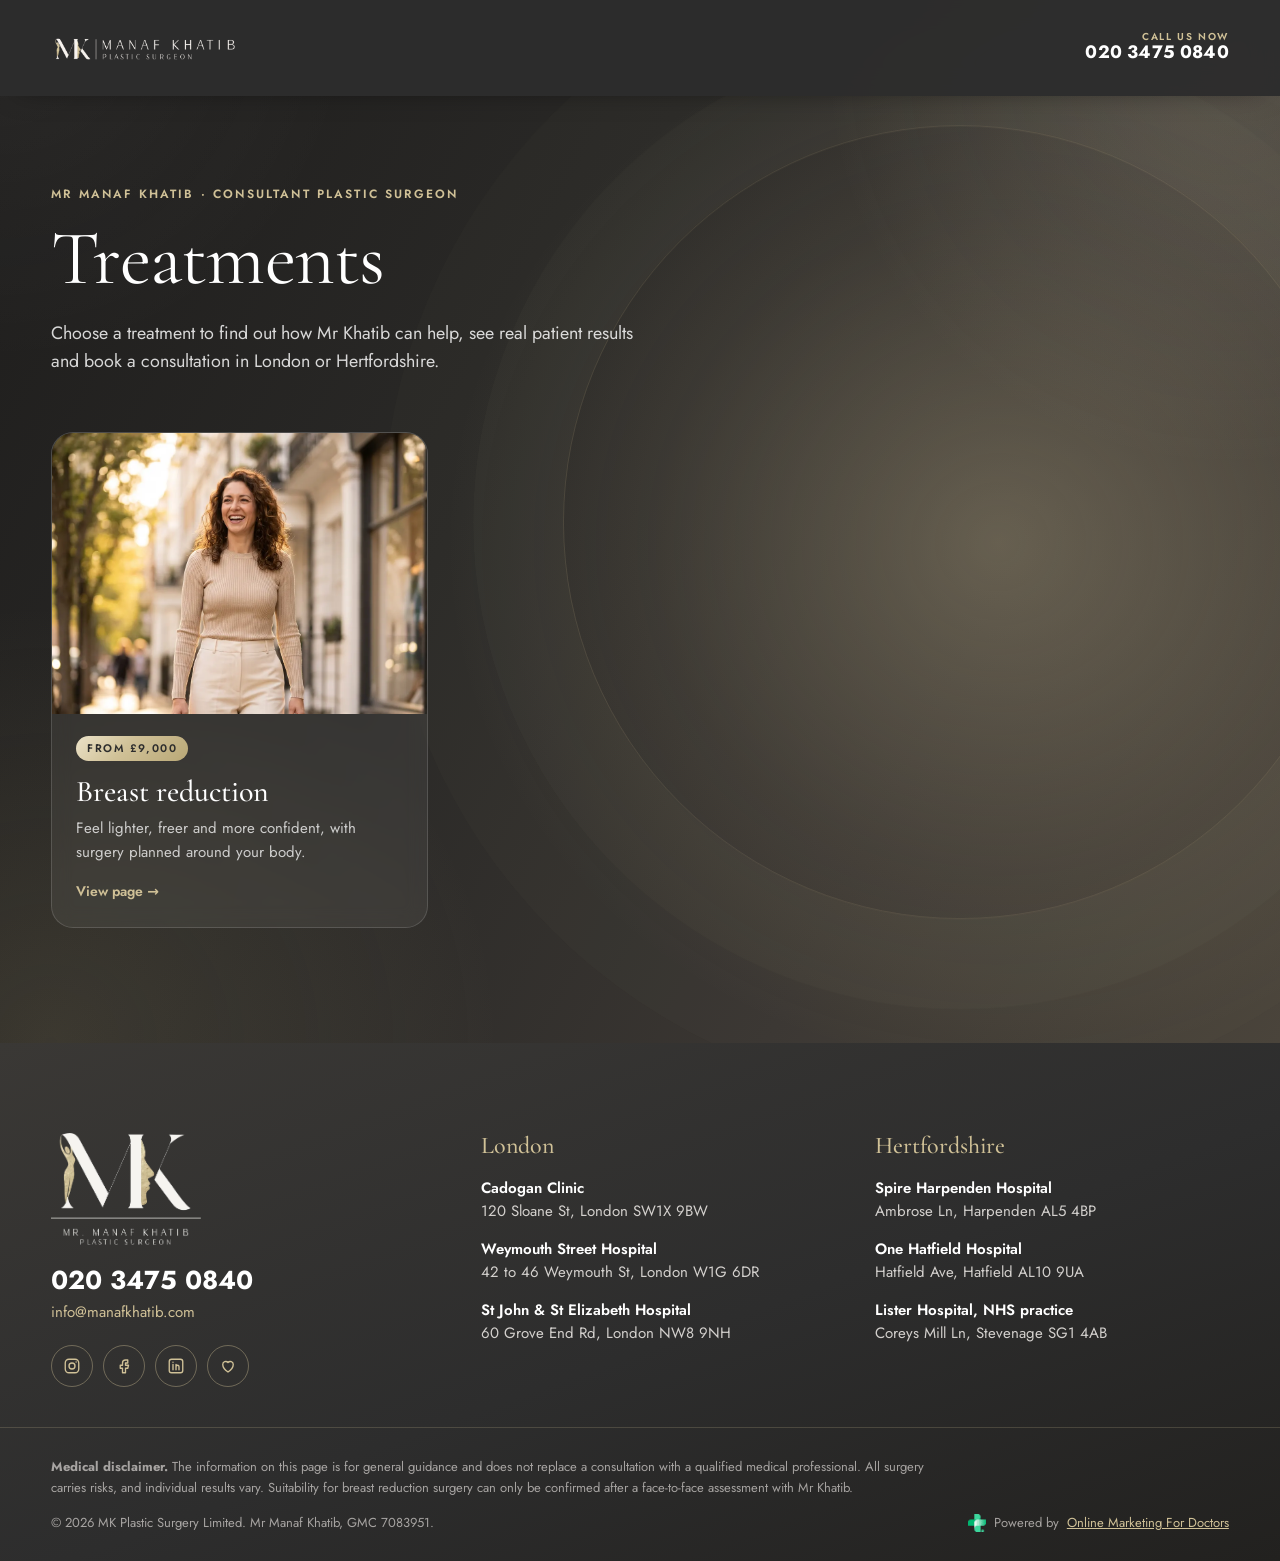
<file: index.html>
<!doctype html>
<html lang="en-GB">
<head>
<script async src="https://www.googletagmanager.com/gtm.js?id=GTM-TPLWR8VK"></script>
<script>
  window.dataLayer = window.dataLayer || [];
  function gtag(){dataLayer.push(arguments);}
  gtag('js', new Date());
</script>
<meta charset="utf-8">
<meta name="viewport" content="width=device-width, initial-scale=1, viewport-fit=cover">
<title>Landing pages | Mr Manaf Khatib, Consultant Plastic Surgeon</title>
<meta name="description" content="Landing pages for Mr Manaf Khatib, consultant plastic surgeon in London and Hertfordshire.">
<meta name="robots" content="noindex, nofollow, noarchive, nosnippet, noimageindex">
<meta name="theme-color" content="#2D2D2D">
<link rel="icon" type="image/png" sizes="32x32" href="/img/brand/favicon-32.png">
<link rel="icon" type="image/png" sizes="192x192" href="/img/brand/favicon-192.png">
<link rel="apple-touch-icon" href="/img/brand/favicon-180.png">
<link rel="preconnect" href="https://fonts.googleapis.com">
<link rel="preconnect" href="https://fonts.gstatic.com" crossorigin>
<link href="https://fonts.googleapis.com/css2?family=Cormorant+Garamond:ital,wght@0,400;0,500;0,600;1,400;1,500&family=Jost:wght@400;500;600;700&display=swap" rel="stylesheet">
<link rel="stylesheet" href="/css/styles.css">
</head>
<body class="lps-page">
<a class="skip" href="#main">Skip to content</a>

<header class="hdr hdr--simple" id="top-header">
  <div class="hdr__in">
    <a class="hdr__logo" href="/" aria-label="MK Plastic Surgery landing pages">
      <img src="/img/brand/logo-wide-light.webp" alt="Mr Manaf Khatib Plastic Surgeon" width="600" height="108">
    </a>
    <div class="hdr__act">
      <a class="hdr__phone" href="tel:+442034750840">
        <span class="hdr__phone-label">Call us now</span>
        <span class="hdr__phone-num">020 3475 0840</span>
      </a>
      <a class="hdr__icon" href="tel:+442034750840" aria-label="Call 020 3475 0840">
        <svg viewBox="0 0 24 24" aria-hidden="true"><path d="M6.6 10.8a15.1 15.1 0 0 0 6.6 6.6l2.2-2.2a1 1 0 0 1 1-.25c1.1.37 2.3.57 3.6.57a1 1 0 0 1 1 1V20a1 1 0 0 1-1 1A17 17 0 0 1 3 4a1 1 0 0 1 1-1h3.5a1 1 0 0 1 1 1c0 1.25.2 2.45.57 3.57a1 1 0 0 1-.25 1L6.6 10.8Z"/></svg>
      </a>
    </div>
  </div>
</header>

<main id="main">
<section class="lps" aria-labelledby="lps-title">
  <div class="hero__bg" aria-hidden="true"></div>
  <div class="wrap">
    <p class="lps__eyebrow">Mr Manaf Khatib · Consultant Plastic Surgeon</p>
    <h1 id="lps-title" class="lps__title">Treatments</h1>
    <p class="lps__lead">Choose a treatment to find out how Mr Khatib can help, see real patient results and book a consultation in London or Hertfordshire.</p>

    <ul class="lps__grid">
      <li>
        <a class="lpcard" href="/breast-reduction/">
          <span class="lpcard__img"><img src="/img/gen/confident-walk.webp" alt="" width="1100" height="1375" loading="lazy"></span>
          <span class="lpcard__body">
            <span class="lpcard__tag">From £9,000</span>
            <h2>Breast reduction</h2>
            <p>Feel lighter, freer and more confident, with surgery planned around your body.</p>
            <span class="lpcard__go">View page <span aria-hidden="true">→</span></span>
          </span>
        </a>
      </li>
    </ul>
  </div>
</section>
</main>

<!-- ============ FOOTER ============ -->
<footer class="foot">
  <div class="wrap foot__grid">
    <div class="foot__brand">
      <img src="/img/brand/logo.webp" alt="Mr Manaf Khatib Plastic Surgeon" width="349" height="261" loading="lazy">
      <a class="foot__tel" href="tel:+442034750840">020 3475 0840</a>
      <a class="foot__mail" href="mailto:info@manafkhatib.com">info@manafkhatib.com</a>
      <ul class="social">
        <li><a href="https://www.instagram.com/dr_manafkhatib/" target="_blank" rel="noopener" aria-label="Instagram"><svg viewBox="0 0 24 24"><rect x="3" y="3" width="18" height="18" rx="5"/><circle cx="12" cy="12" r="4"/><circle cx="17.5" cy="6.5" r="1" class="fill"/></svg></a></li>
        <li><a href="https://www.facebook.com/dr.manafkhatib" target="_blank" rel="noopener" aria-label="Facebook"><svg viewBox="0 0 24 24"><path d="M14 8h3V4h-3a4 4 0 0 0-4 4v3H7v4h3v6h4v-6h3l1-4h-4V8Z"/></svg></a></li>
        <li><a href="https://www.linkedin.com/in/manaf-khatib-66467b34" target="_blank" rel="noopener" aria-label="LinkedIn"><svg viewBox="0 0 24 24"><rect x="3" y="3" width="18" height="18" rx="3"/><path d="M8 10v7M8 7v.01M12 17v-4a2 2 0 0 1 4 0v4M12 10v7"/></svg></a></li>
        <li><a href="https://www.doctify.com/uk/specialist/manaf-khatib" target="_blank" rel="noopener" aria-label="Doctify reviews"><svg viewBox="0 0 24 24"><path d="M12 20s-7-4.5-7-10a4 4 0 0 1 7-2.6A4 4 0 0 1 19 10c0 5.5-7 10-7 10Z"/></svg></a></li>
      </ul>
    </div>
    <div class="foot__locs">
      <h2>London</h2>
      <address><strong>Cadogan Clinic</strong>120 Sloane St, London SW1X 9BW</address>
      <address><strong>Weymouth Street Hospital</strong>42 to 46 Weymouth St, London W1G 6DR</address>
      <address><strong>St John &amp; St Elizabeth Hospital</strong>60 Grove End Rd, London NW8 9NH</address>
    </div>
    <div class="foot__locs">
      <h2>Hertfordshire</h2>
      <address><strong>Spire Harpenden Hospital</strong>Ambrose Ln, Harpenden AL5 4BP</address>
      <address><strong>One Hatfield Hospital</strong>Hatfield Ave, Hatfield AL10 9UA</address>
      <address><strong>Lister Hospital, NHS practice</strong>Coreys Mill Ln, Stevenage SG1 4AB</address>
    </div>
  </div>
  <div class="wrap foot__legal">
    <p class="foot__disc"><strong>Medical disclaimer.</strong> The information on this page is for general guidance and does not replace a consultation with a qualified medical professional. All surgery carries risks, and individual results vary. Suitability for breast reduction surgery can only be confirmed after a face-to-face assessment with Mr Khatib.</p>
    <div class="foot__bar">
      <p>© <span data-year>2026</span> MK Plastic Surgery Limited. Mr Manaf Khatib, GMC 7083951.</p>
      <p class="foot__omd"><img src="/img/brand/omfd-icon.png" alt="" width="20" height="20" loading="lazy">Powered by <a href="https://onlinemarketingfordoctors.com/" target="_blank" rel="noopener">Online Marketing For Doctors</a></p>
    </div>
  </div>
</footer>
</body>
</html>
</file>
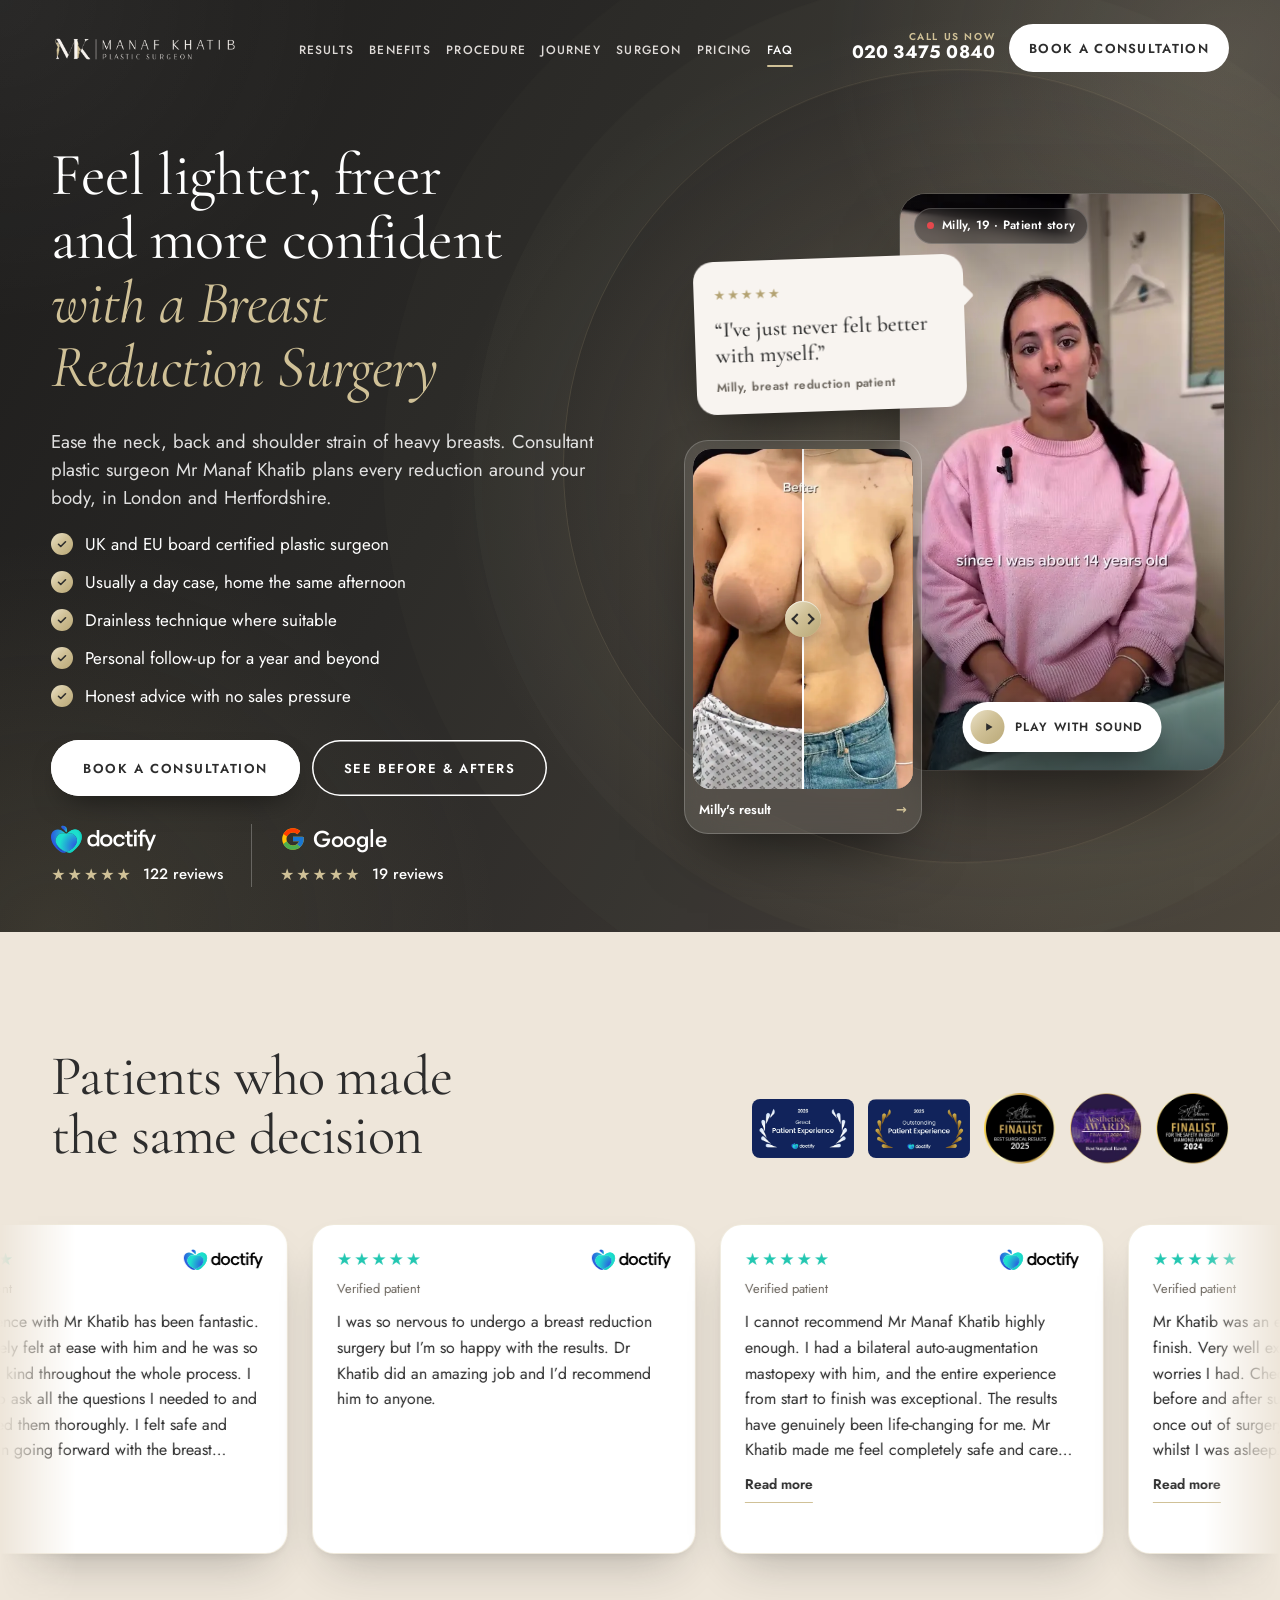
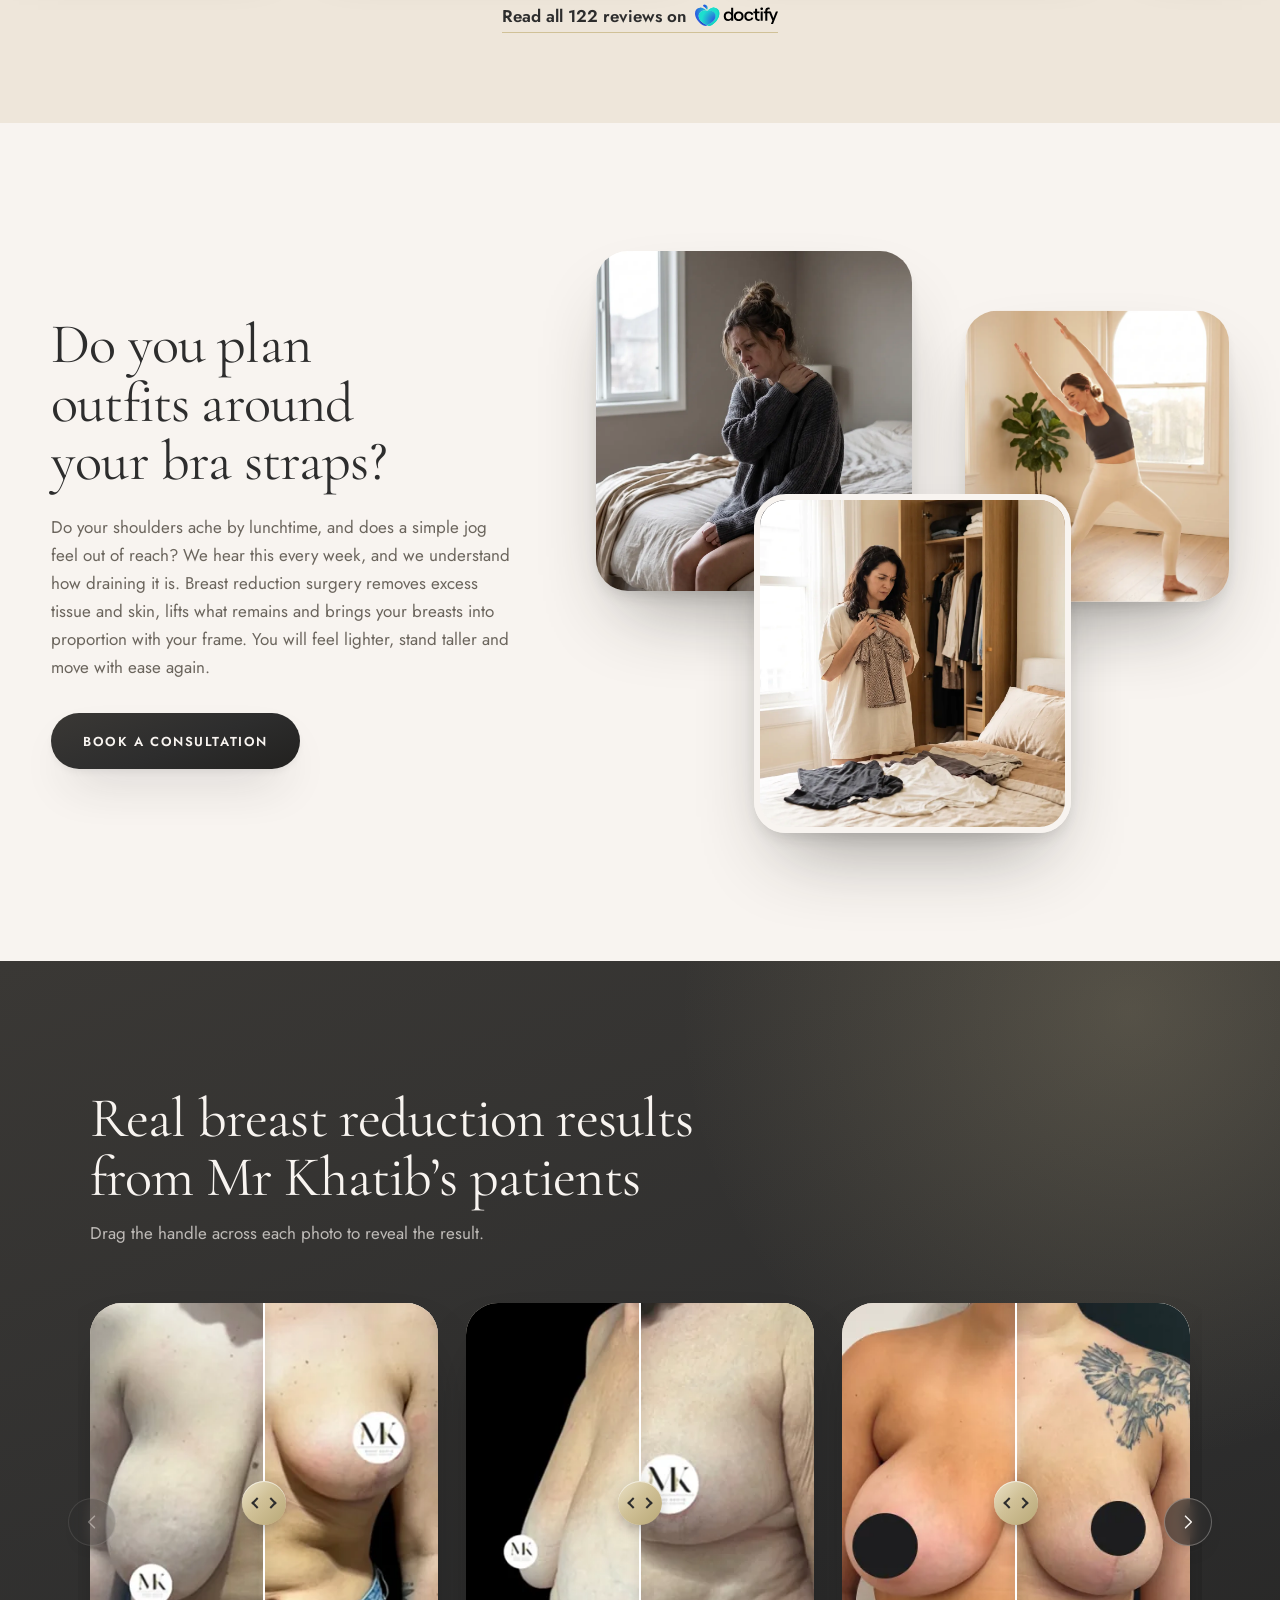
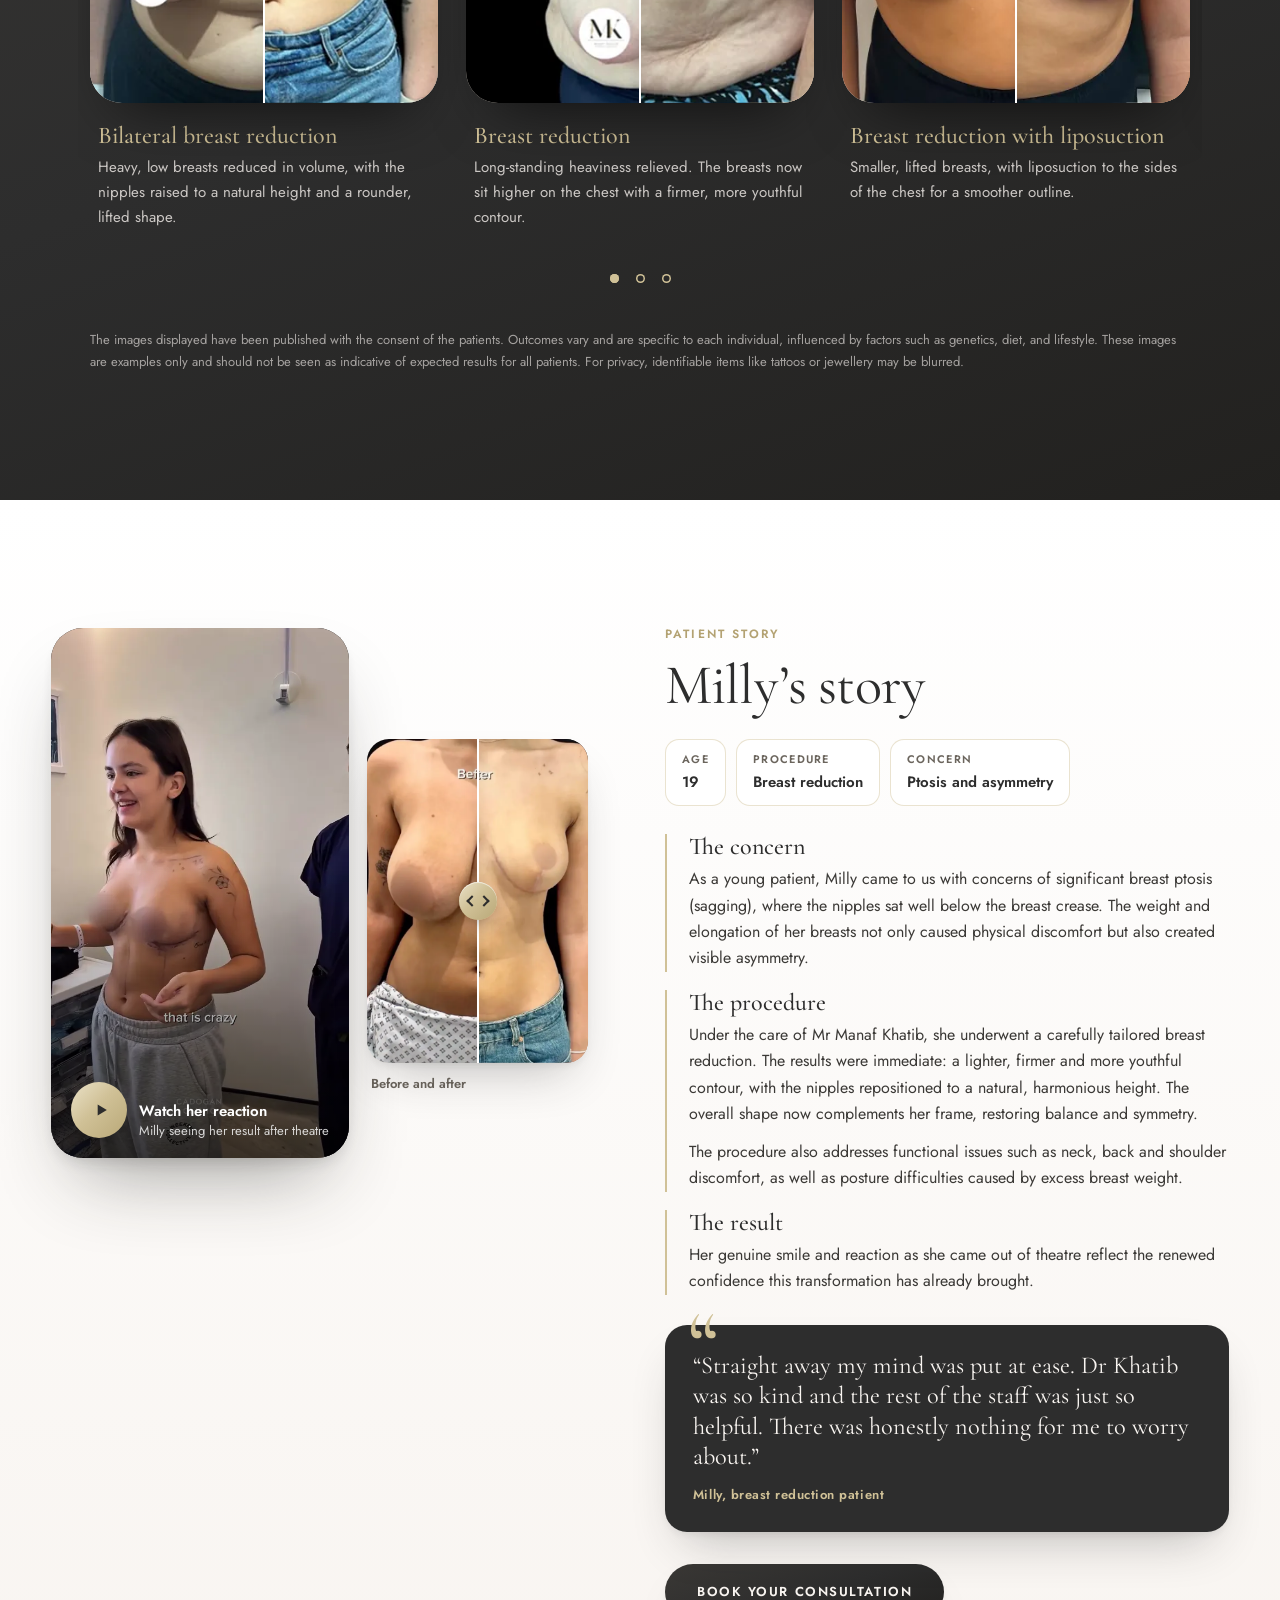
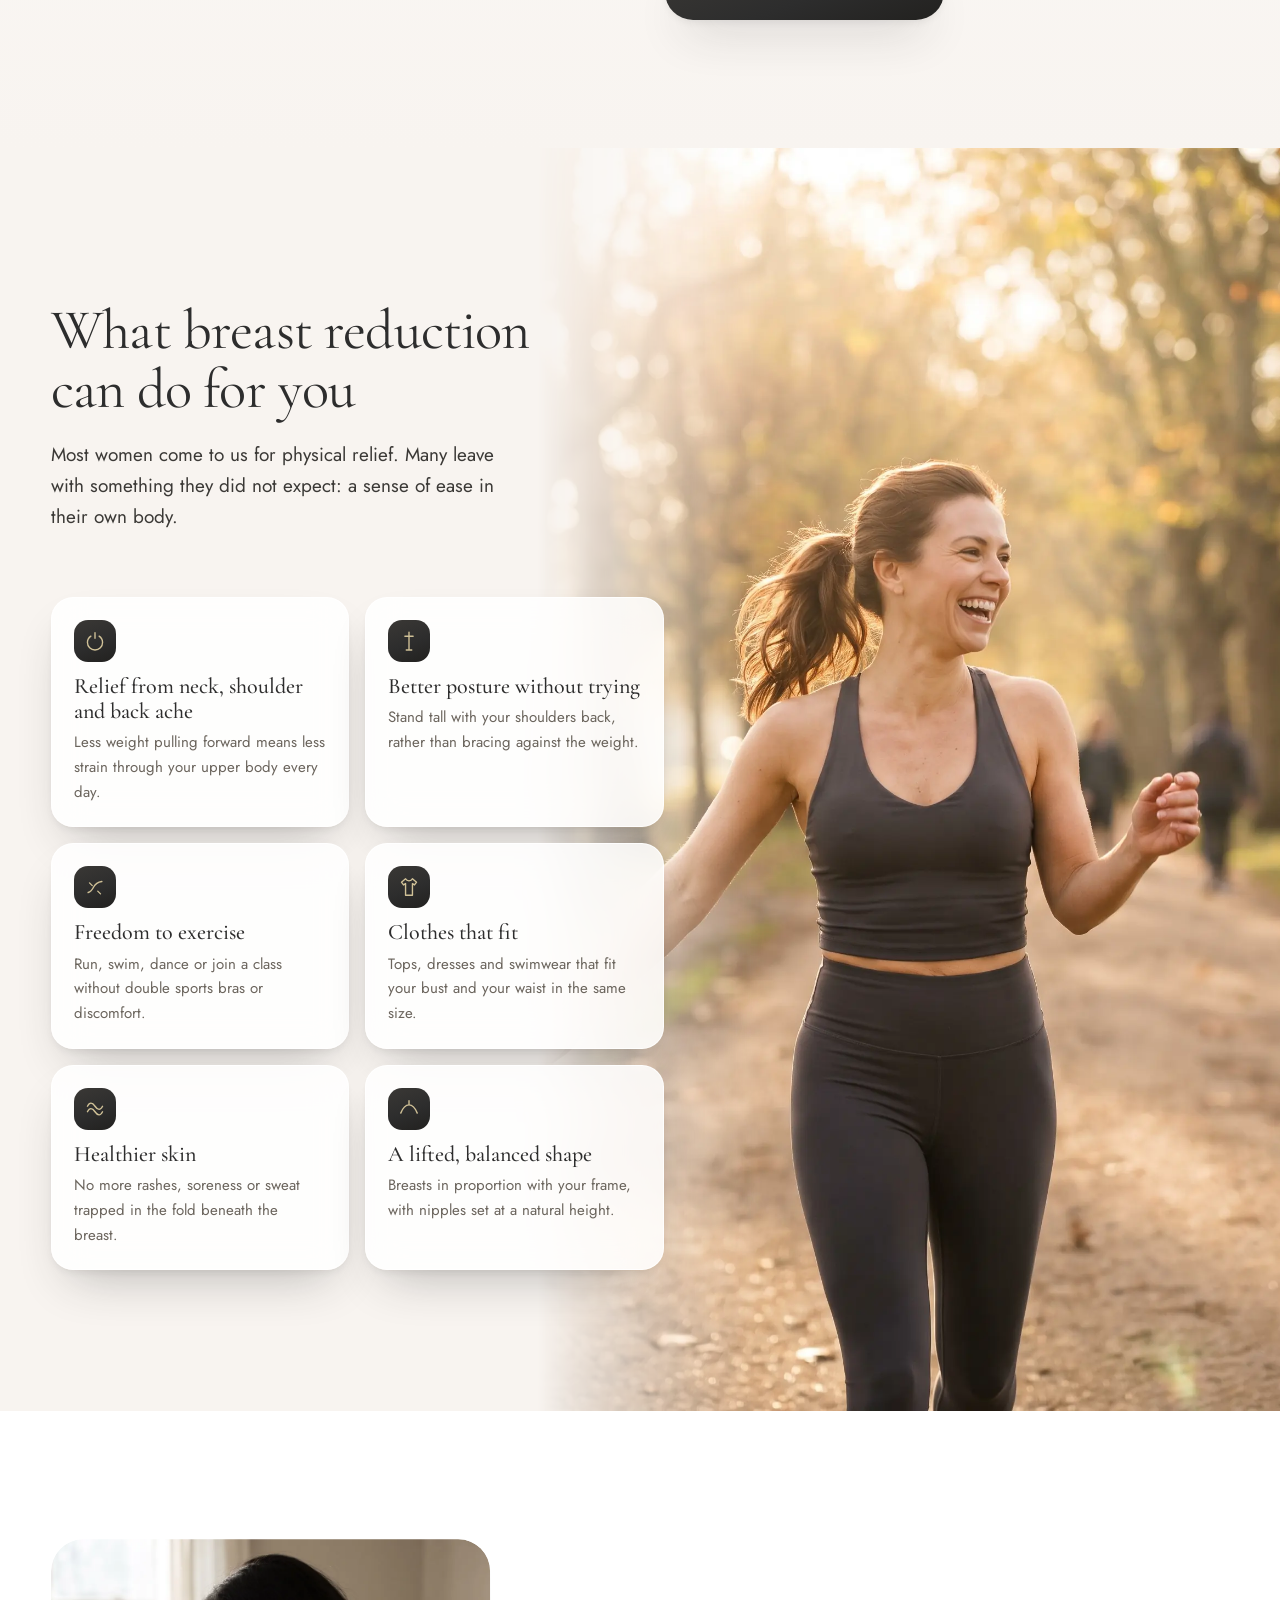
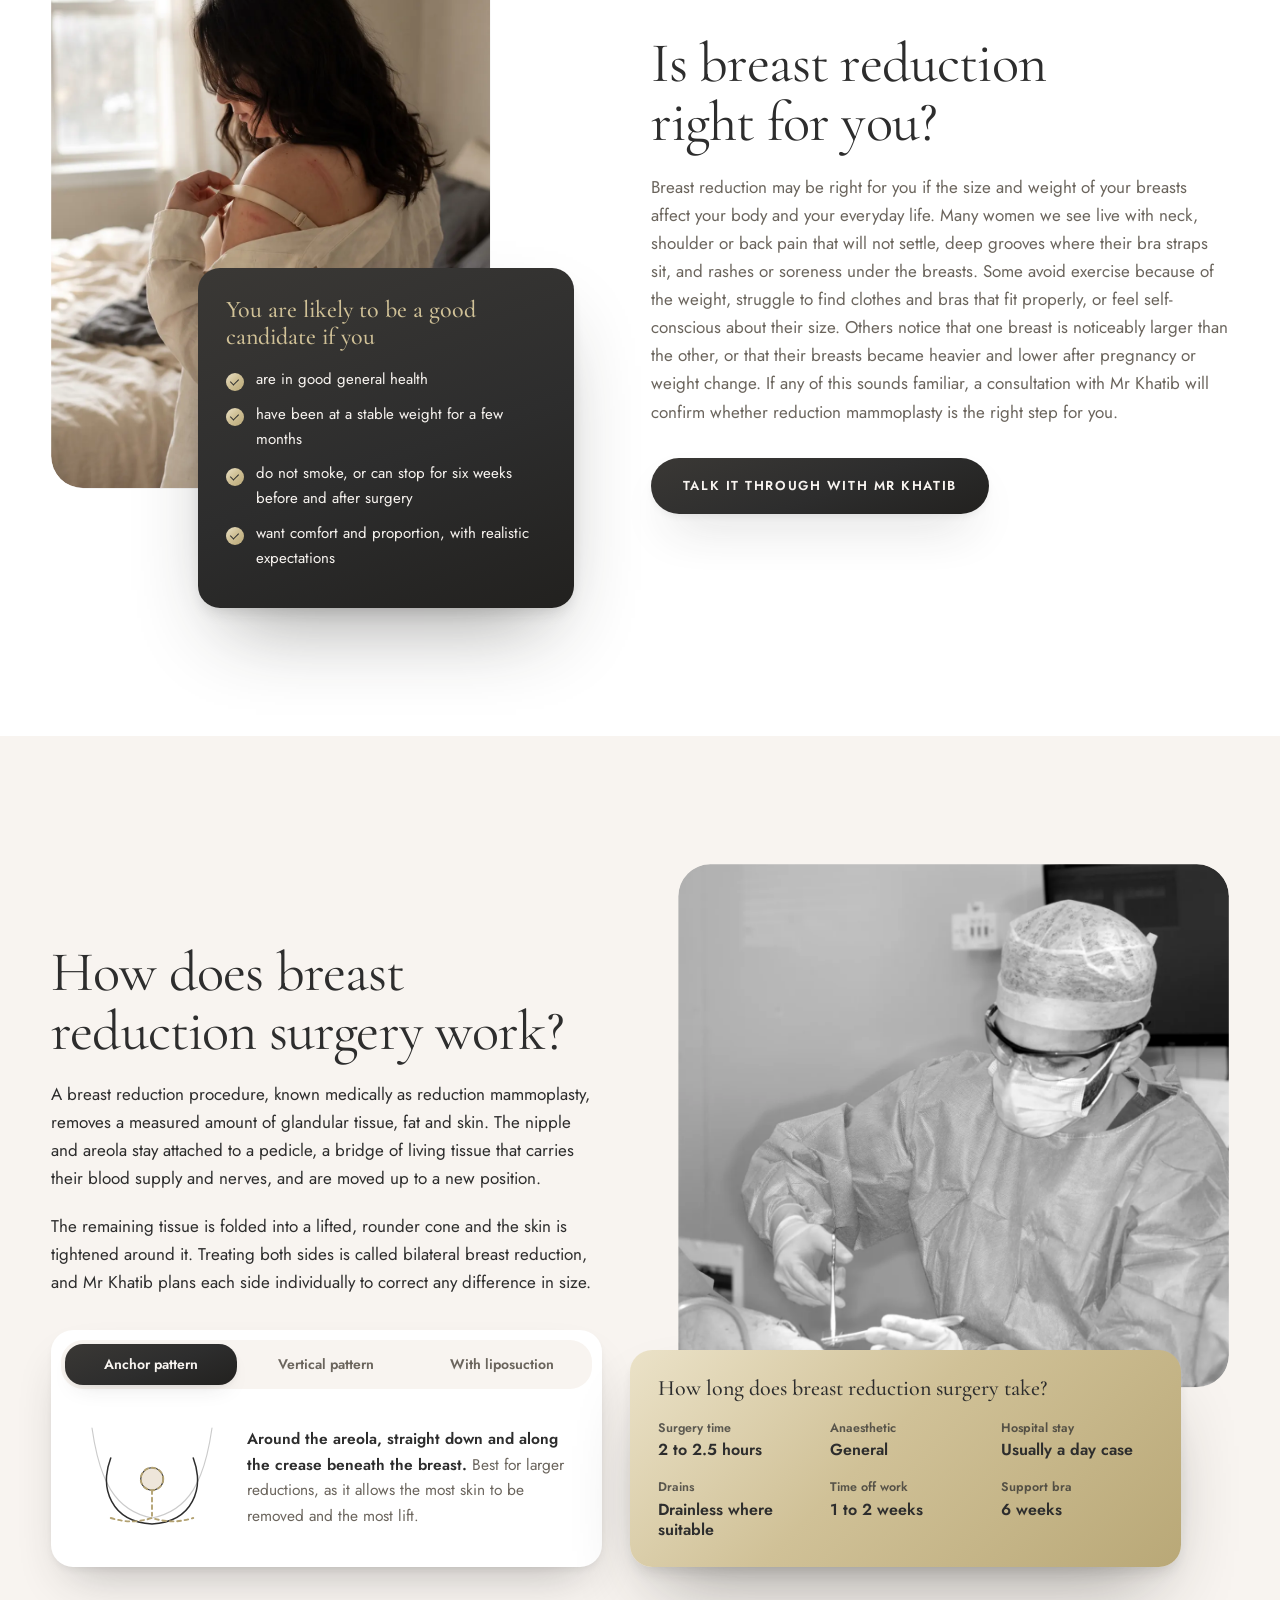
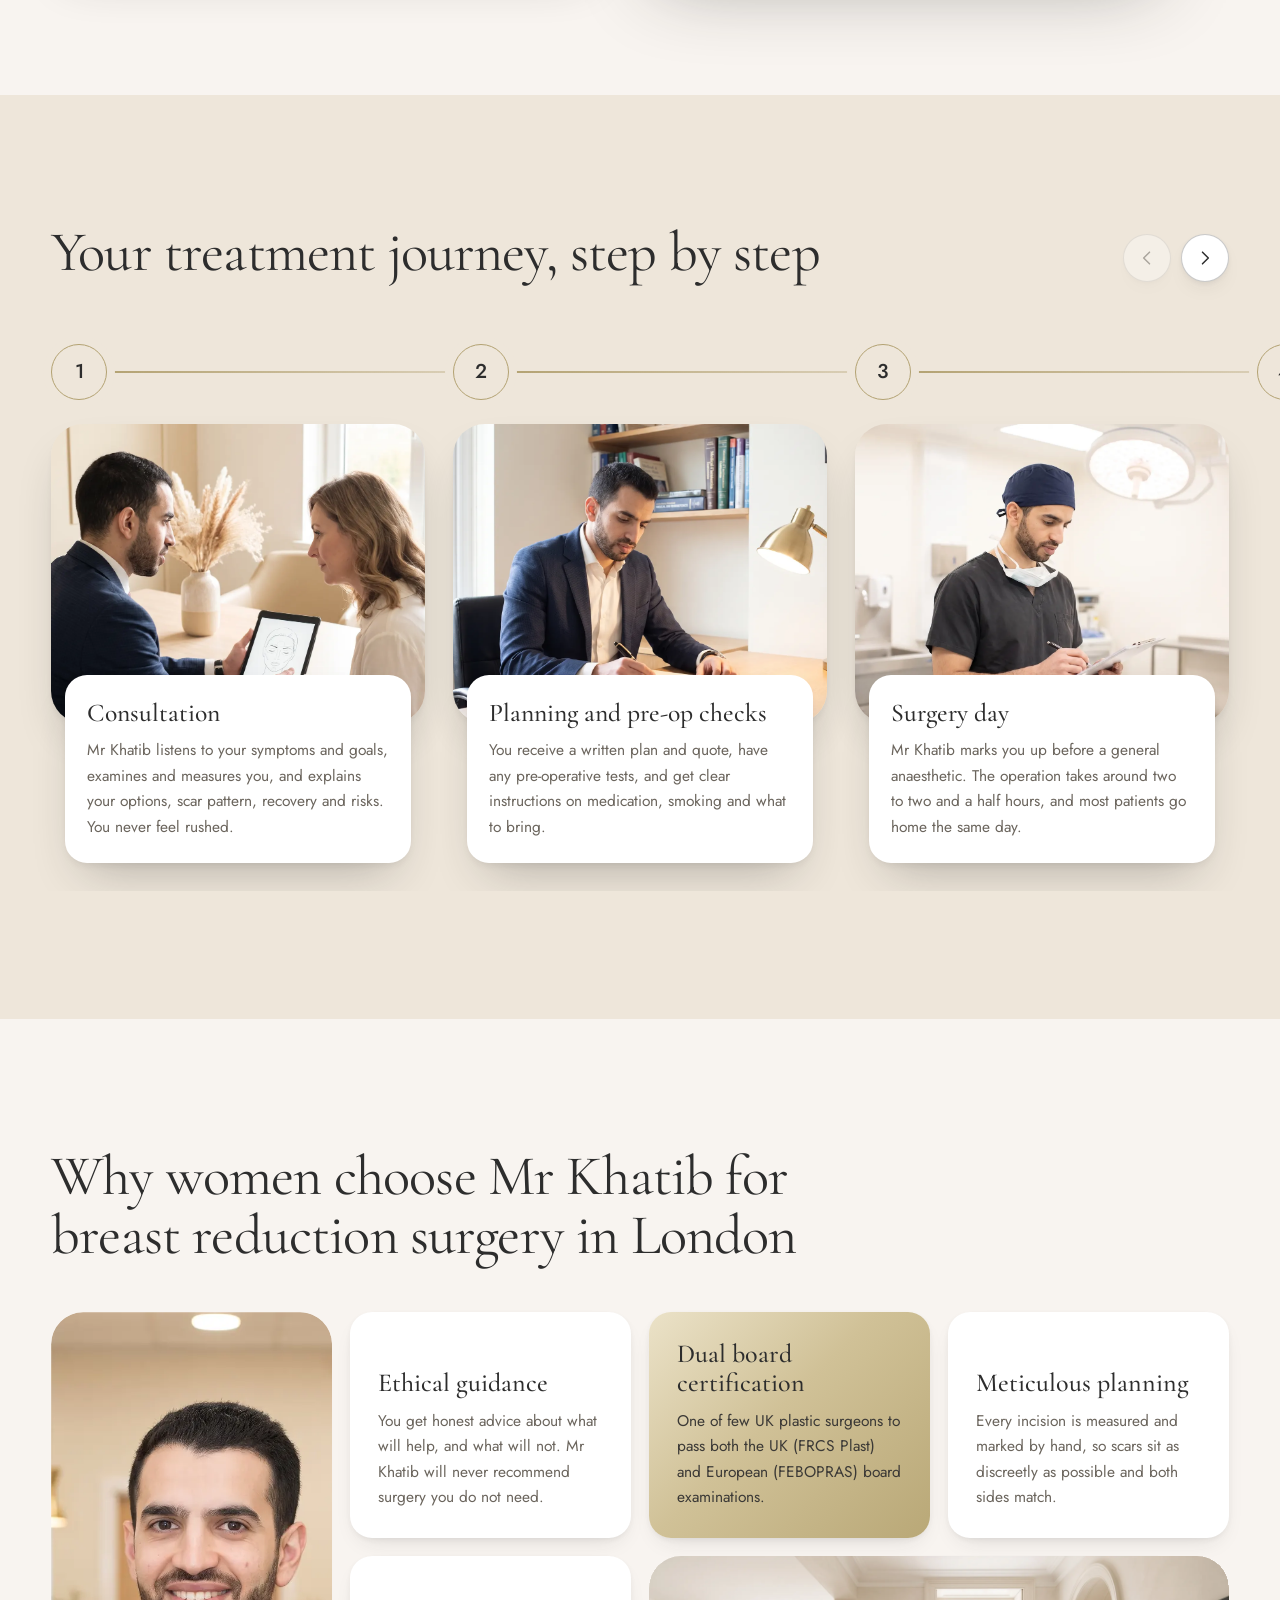
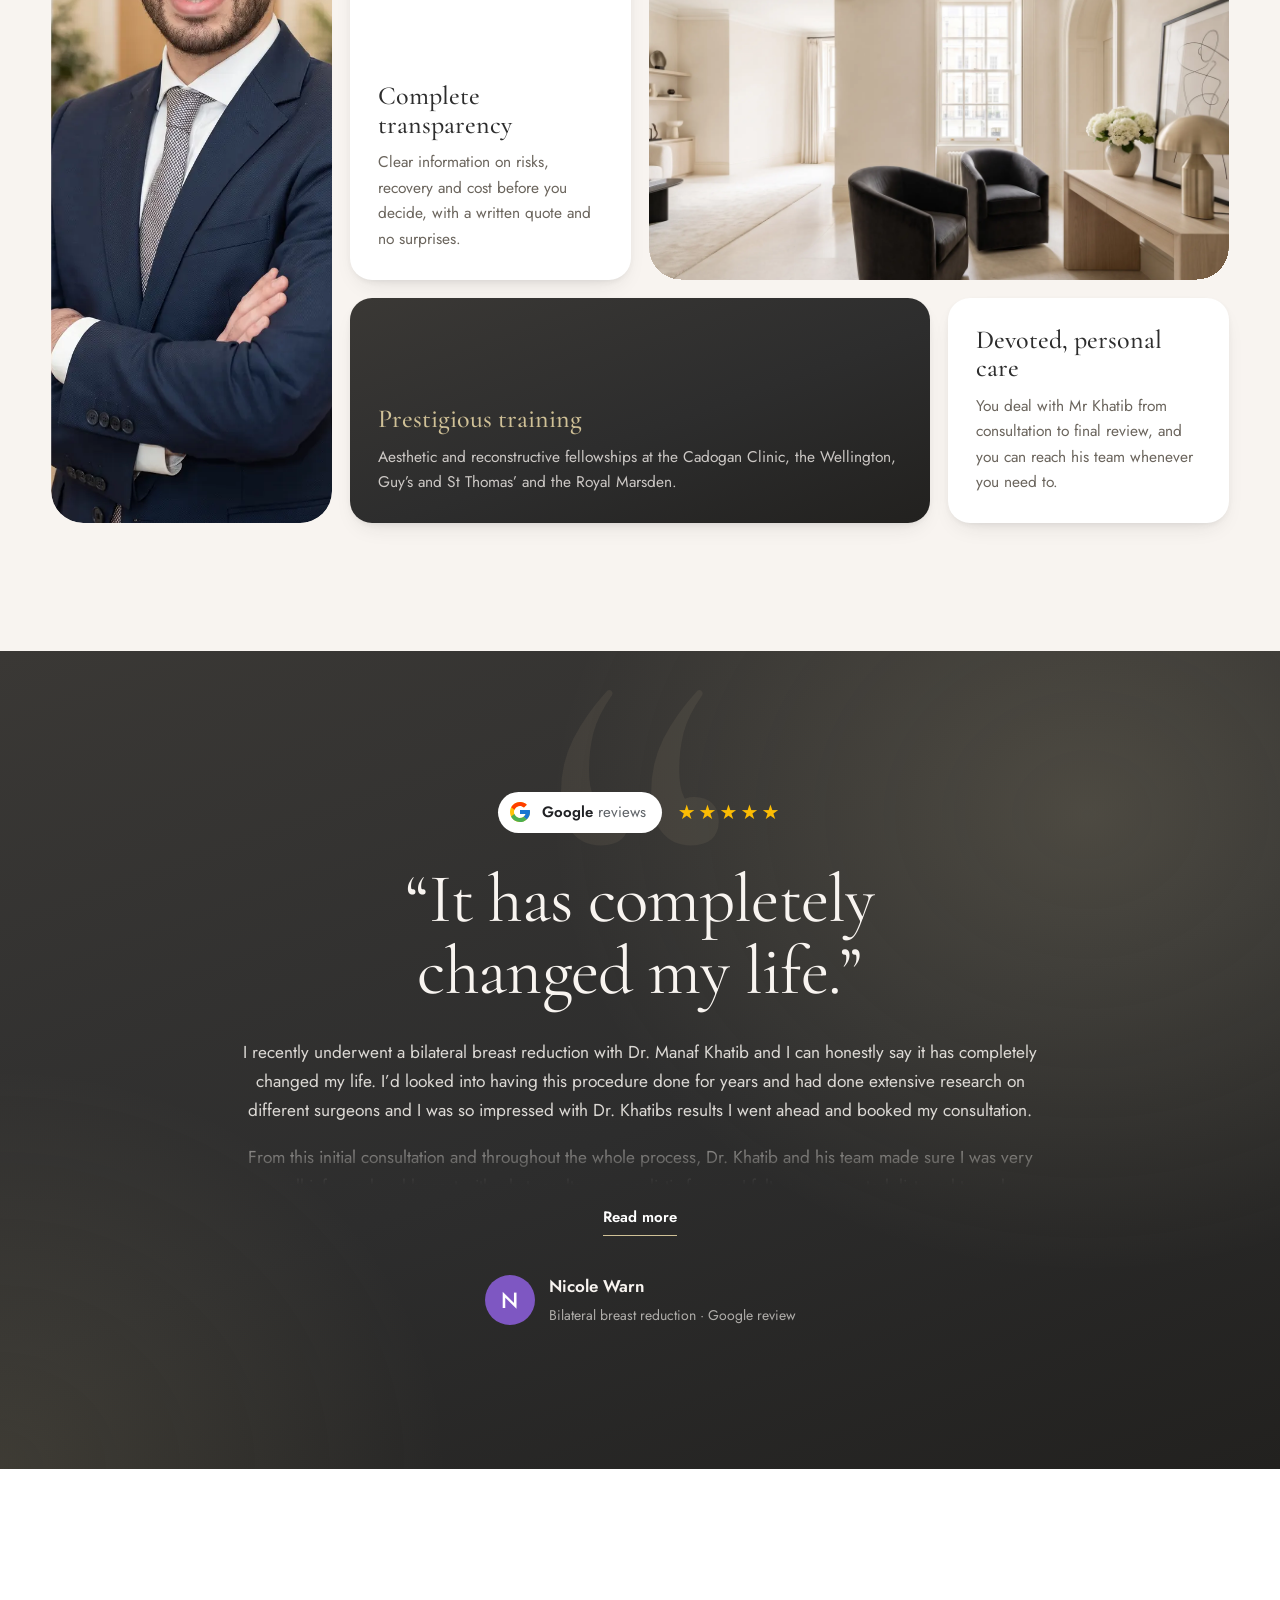
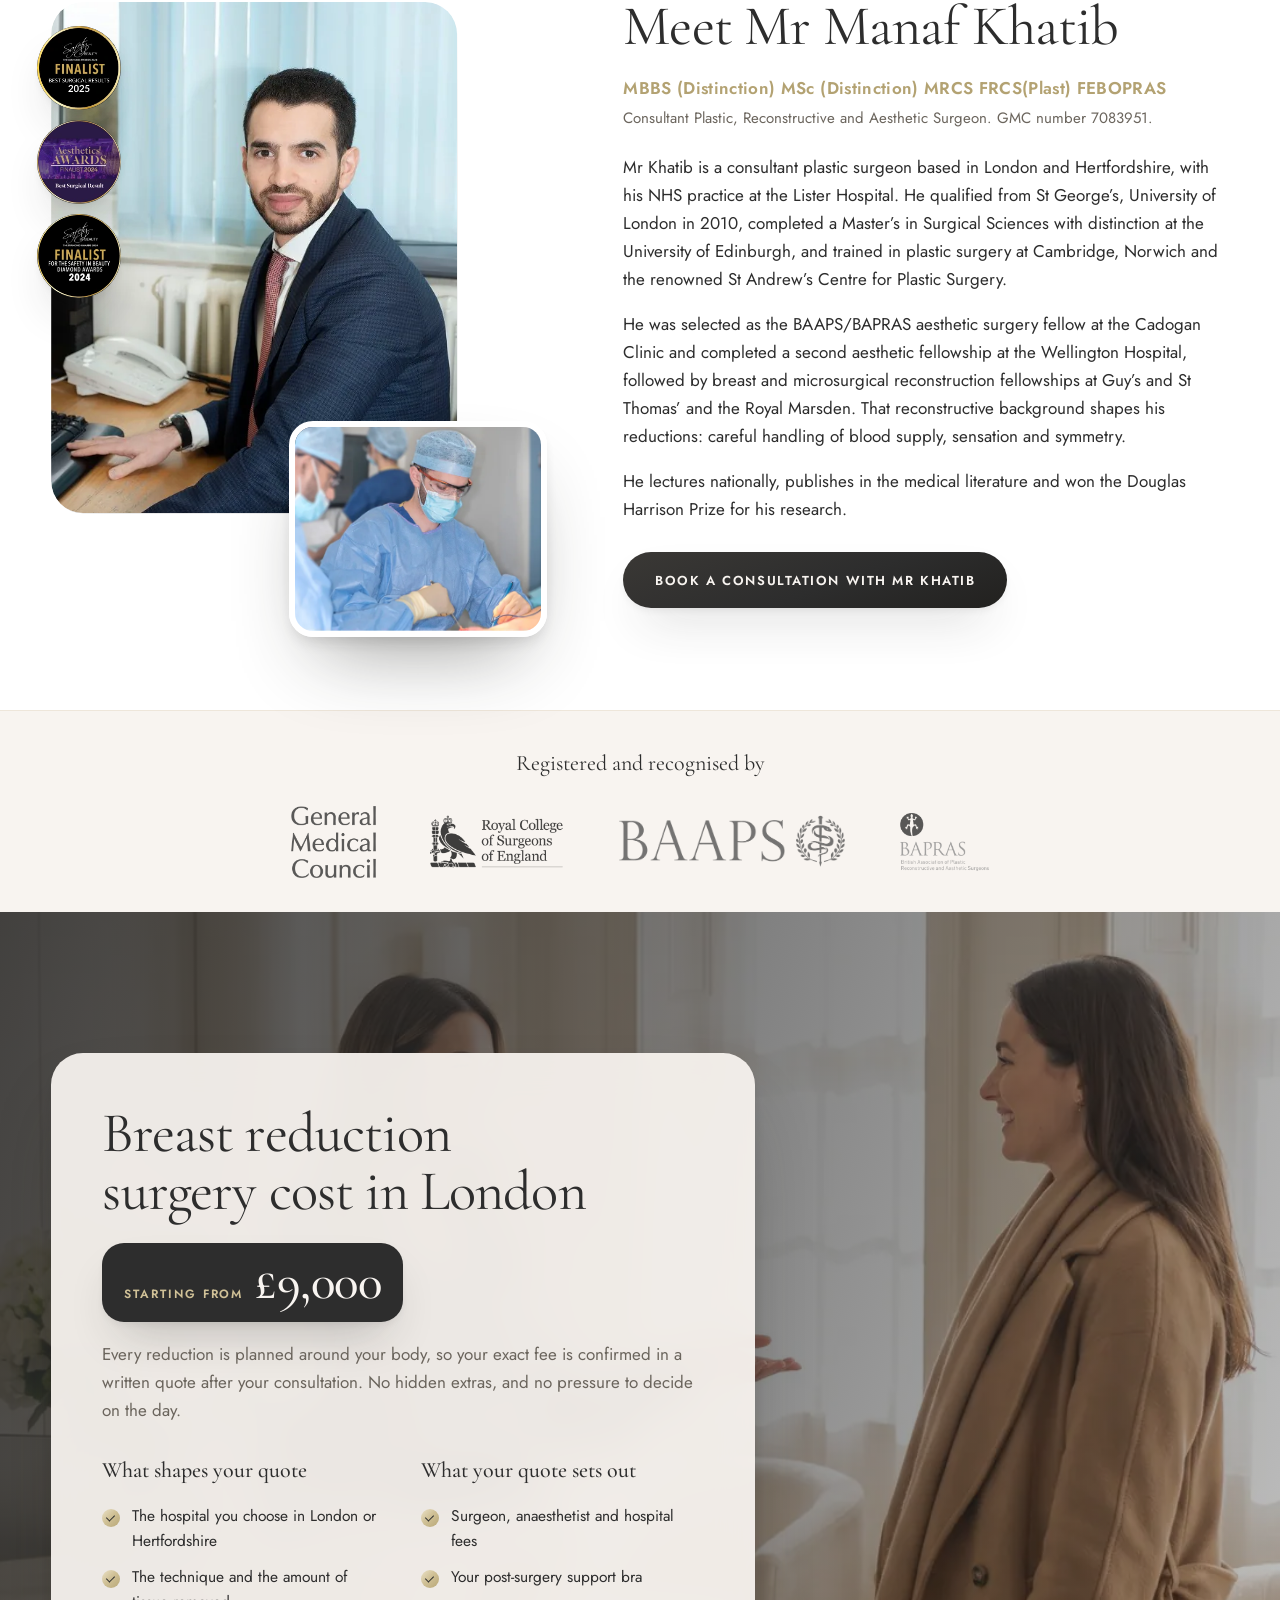
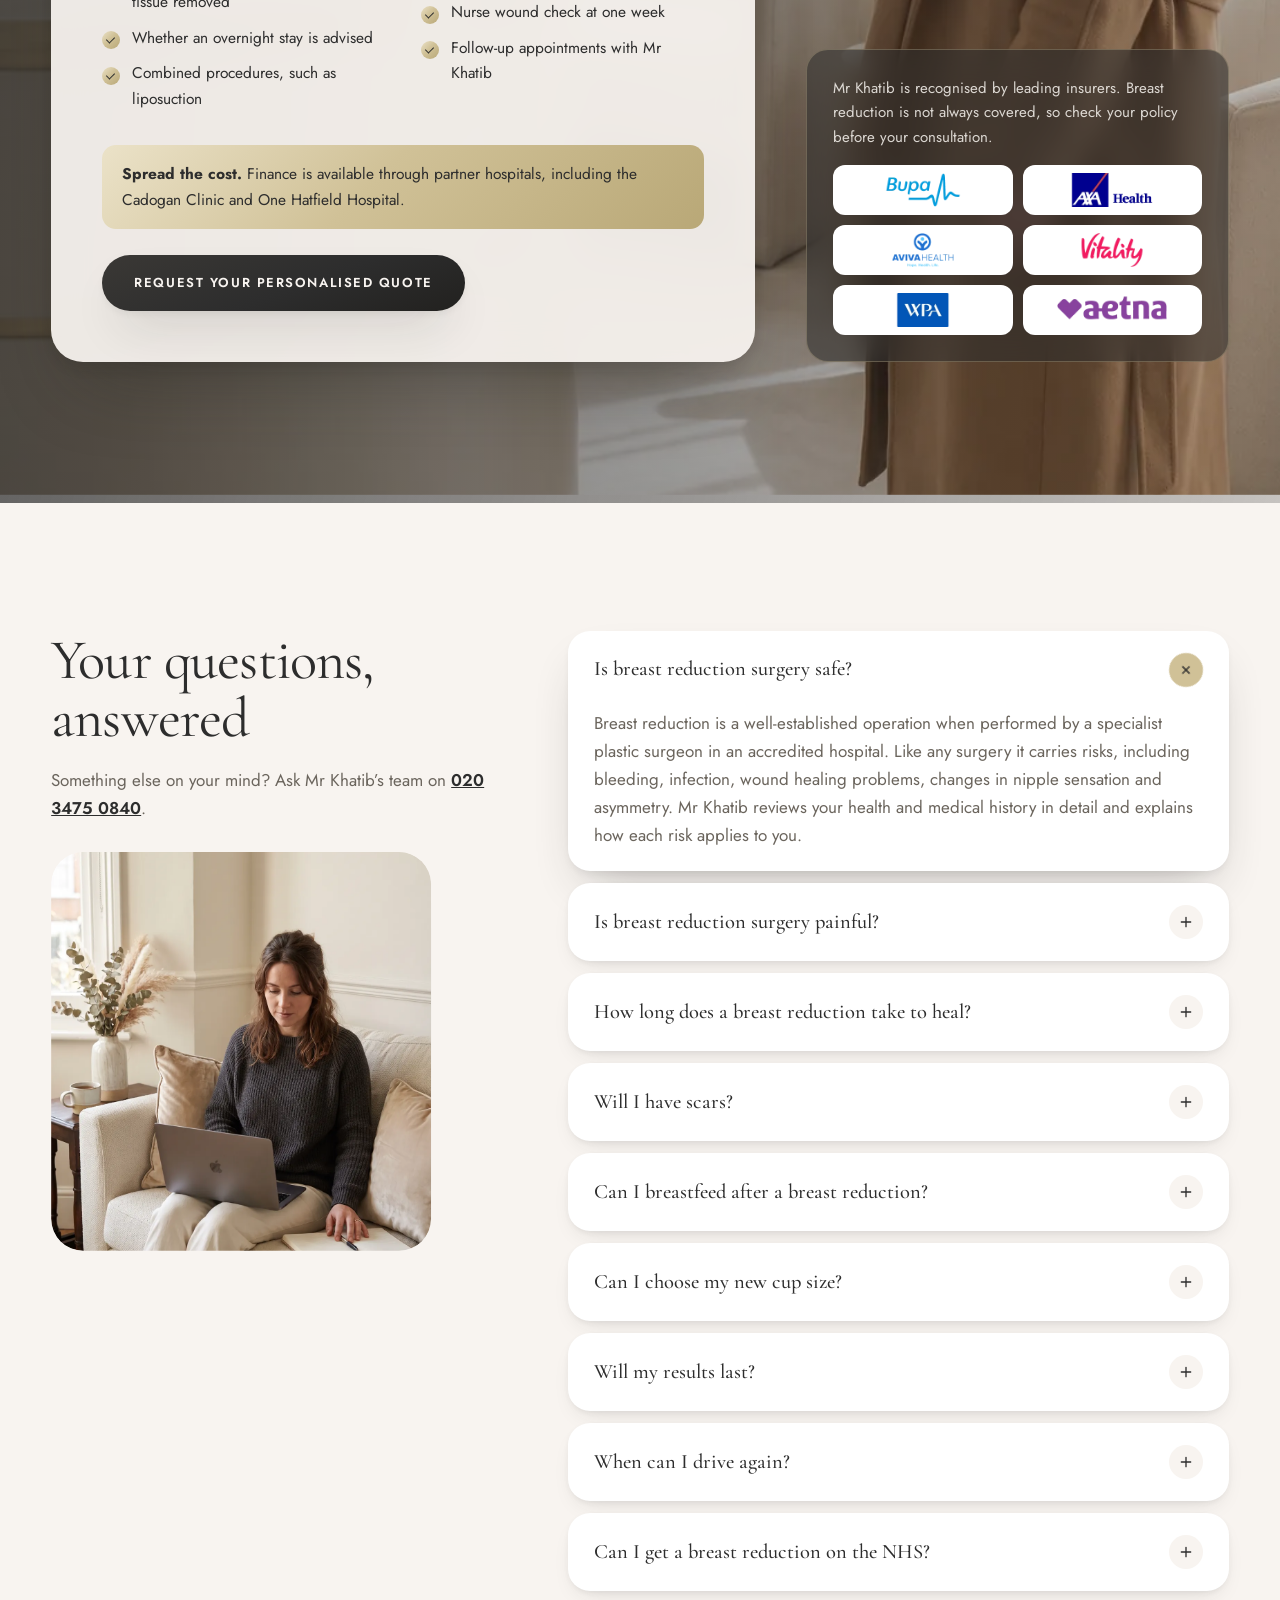
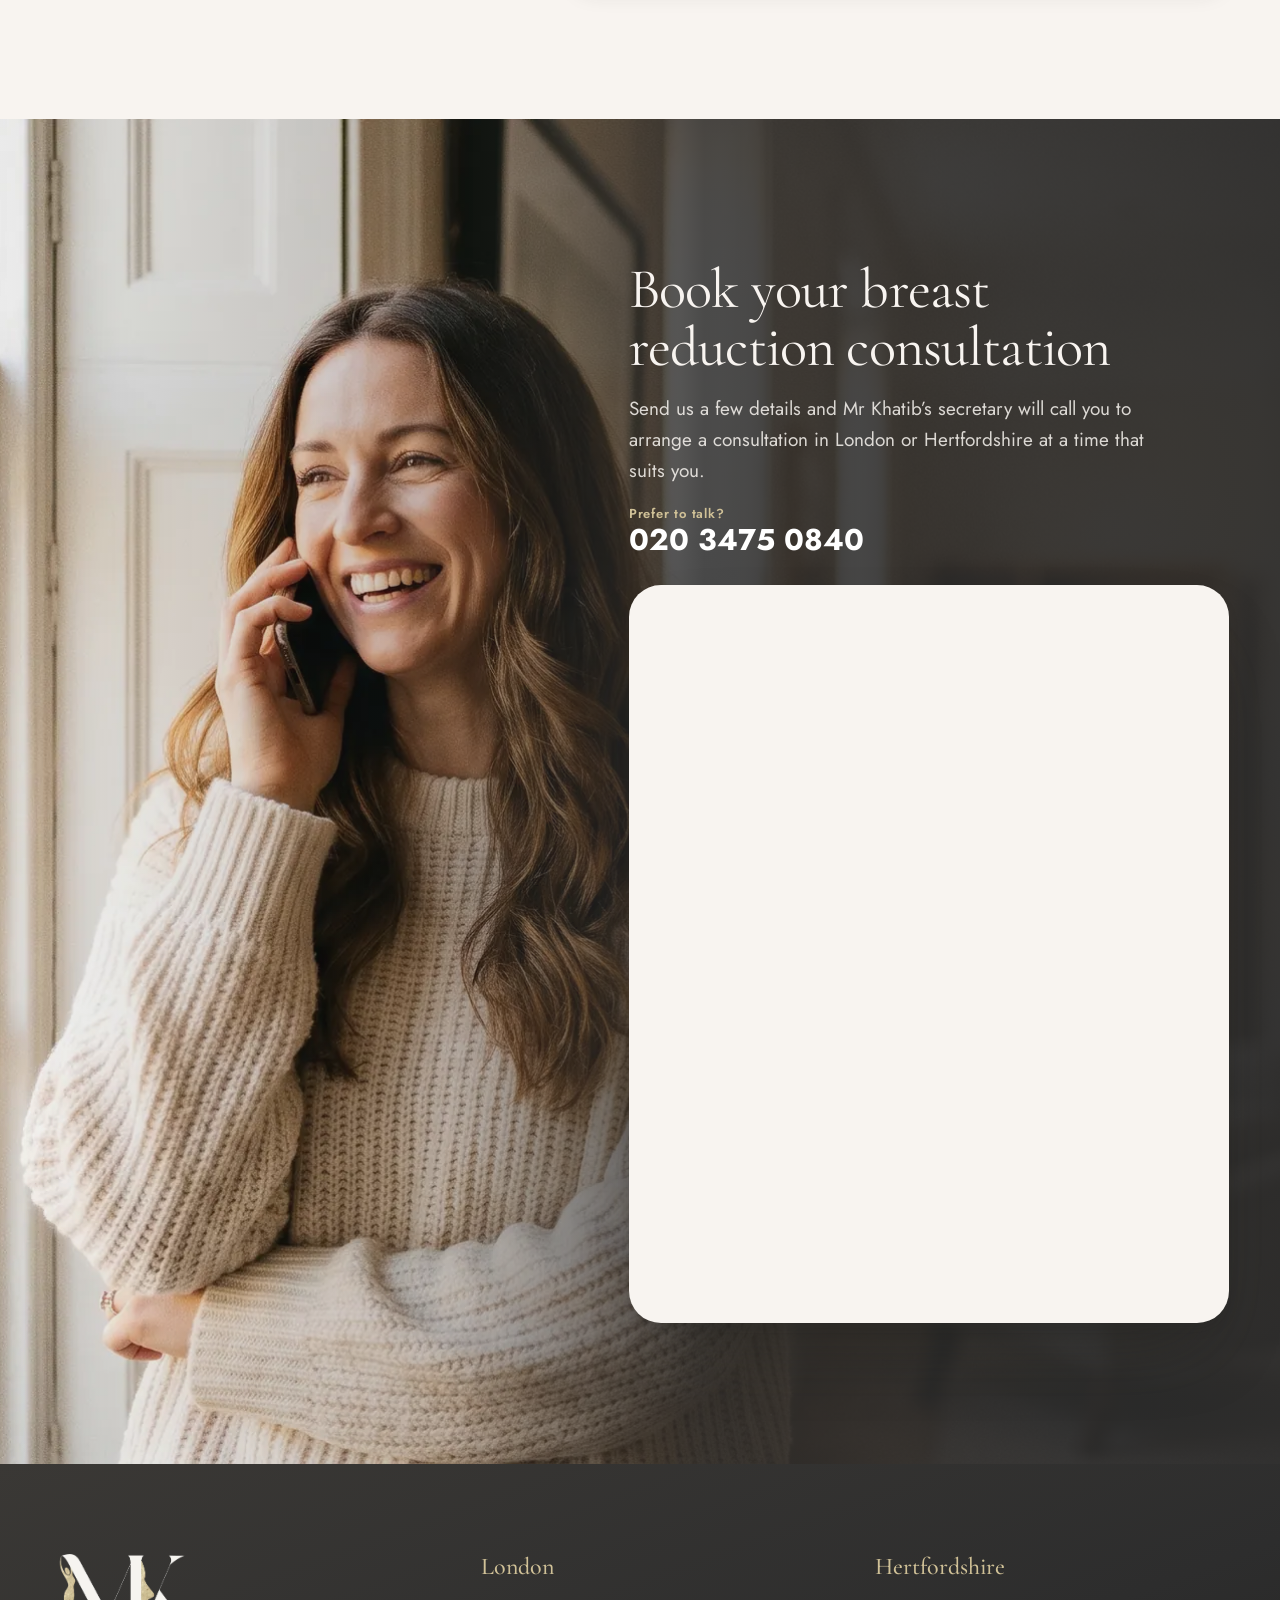
<file: breast-reduction/index.html>
<!doctype html>
<html lang="en-GB">
<head>
<script async src="https://www.googletagmanager.com/gtm.js?id=GTM-TPLWR8VK"></script>
<script>
  window.dataLayer = window.dataLayer || [];
  function gtag(){dataLayer.push(arguments);}
  gtag('js', new Date());
</script>
<meta charset="utf-8">
<meta name="viewport" content="width=device-width, initial-scale=1, viewport-fit=cover">
<title>Breast Reduction Surgery London | Mr Manaf Khatib, Consultant Plastic Surgeon</title>
<meta name="description" content="Breast reduction surgery in London and Hertfordshire with consultant plastic surgeon Mr Manaf Khatib. Reduction mammoplasty planned around your body, with real before and after results.">
<meta name="robots" content="noindex, nofollow, noarchive, nosnippet, noimageindex">
<meta name="theme-color" content="#2D2D2D">
<link rel="icon" type="image/png" sizes="32x32" href="/img/brand/favicon-32.png">
<link rel="icon" type="image/png" sizes="192x192" href="/img/brand/favicon-192.png">
<link rel="apple-touch-icon" href="/img/brand/favicon-180.png">
<link rel="preconnect" href="https://fonts.googleapis.com">
<link rel="preconnect" href="https://fonts.gstatic.com" crossorigin>
<link href="https://fonts.googleapis.com/css2?family=Cormorant+Garamond:ital,wght@0,400;0,500;0,600;1,400;1,500&family=Jost:wght@400;500;600;700&display=swap" rel="stylesheet">
<link rel="preload" as="image" href="/img/hero/milly-poster.webp" fetchpriority="high">
<link rel="stylesheet" href="/css/styles.css">
</head>
<body>
<a class="skip" href="#main">Skip to content</a>

<!-- ============ HEADER ============ -->
<header class="hdr" id="top-header">
  <div class="hdr__in">
    <a class="hdr__logo" href="#top" aria-label="MK Plastic Surgery home">
      <img src="/img/brand/logo-wide-light.webp" alt="Mr Manaf Khatib Plastic Surgeon" width="600" height="108">
    </a>
    <a class="btn btn--gold hdr__book-m" href="#book">Book a consultation</a>
    <nav class="hdr__nav" aria-label="Main">
      <ul>
        <li><a href="#results">Results</a></li>
        <li><a href="#benefits">Benefits</a></li>
        <li><a href="#procedure">Procedure</a></li>
        <li><a href="#journey">Journey</a></li>
        <li><a href="#surgeon">Surgeon</a></li>
        <li><a href="#pricing">Pricing</a></li>
        <li><a href="#faq">FAQ</a></li>
      </ul>
    </nav>
    <div class="hdr__act">
      <a class="hdr__phone" href="tel:+442034750840">
        <span class="hdr__phone-label">Call us now</span>
        <span class="hdr__phone-num">020 3475 0840</span>
      </a>
      <a class="btn btn--gold hdr__book" href="#book">Book a consultation</a>
      <a class="hdr__icon" href="tel:+442034750840" aria-label="Call 020 3475 0840">
        <svg viewBox="0 0 24 24" aria-hidden="true"><path d="M6.6 10.8a15.1 15.1 0 0 0 6.6 6.6l2.2-2.2a1 1 0 0 1 1-.25c1.1.37 2.3.57 3.6.57a1 1 0 0 1 1 1V20a1 1 0 0 1-1 1A17 17 0 0 1 3 4a1 1 0 0 1 1-1h3.5a1 1 0 0 1 1 1c0 1.25.2 2.45.57 3.57a1 1 0 0 1-.25 1L6.6 10.8Z"/></svg>
      </a>
      <button class="hdr__icon hdr__burger" type="button" aria-label="Open menu" aria-expanded="false" aria-controls="drawer">
        <span></span><span></span><span></span>
      </button>
    </div>
  </div>
</header>

<div class="drawer" id="drawer" hidden>
  <nav aria-label="Mobile">
    <a href="#results">Results</a>
    <a href="#benefits">Benefits</a>
    <a href="#candidates">Is it right for you?</a>
    <a href="#procedure">Procedure</a>
    <a href="#journey">Journey</a>
    <a href="#surgeon">Surgeon</a>
    <a href="#pricing">Pricing</a>
    <a href="#faq">FAQ</a>
  </nav>
  <a class="btn btn--gold btn--lg" href="#book">Book a consultation</a>
  <a class="drawer__phone" href="tel:+442034750840">Call 020 3475 0840</a>
</div>

<main id="main">

<!-- ============ HERO ============ -->
<section class="hero" id="top" aria-labelledby="hero-title">
  <div class="hero__bg" aria-hidden="true"></div>
  <div class="wrap hero__grid">
    <div class="hero__copy">
      <h1 id="hero-title" class="hero__title">
        <span class="ln"><span>Feel lighter, freer</span></span>
        <span class="ln"><span>and more confident</span></span>
        <span class="ln"><span><em class="hero__accent">with a Breast</em></span></span>
        <span class="ln"><span><em class="hero__accent">Reduction Surgery</em></span></span>
      </h1>
      <p class="hero__sub">Ease the neck, back and shoulder strain of heavy breasts. Consultant plastic surgeon Mr Manaf Khatib plans every reduction around your body, in London and Hertfordshire.</p>
      <ul class="hero__points">
        <li>UK and EU board certified plastic surgeon</li>
        <li>Usually a day case, home the same afternoon</li>
        <li>Drainless technique where suitable</li>
        <li>Personal follow-up for a year and beyond</li>
        <li>Honest advice with no sales pressure</li>
      </ul>
      <div class="hero__cta">
        <a class="btn btn--white btn--lg" href="#book">Book a consultation</a>
        <a class="btn btn--white-ghost btn--lg" href="#results">See before &amp; afters</a>
      </div>
      <div class="ratings">
        <a class="rating" href="https://www.doctify.com/uk/specialist/manaf-khatib" target="_blank" rel="noopener">
          <span class="rating__brand"><img class="rating__logo" src="/img/brand/doctify-logo.svg" alt="Doctify" width="120" height="32"></span>
          <span class="rating__line"><span class="stars" aria-label="5 out of 5 stars">★★★★★</span><span class="rating__text">122 reviews</span></span>
        </a>
        <div class="rating">
          <span class="rating__brand rating__brand--google"><svg class="rating__g" viewBox="0 0 48 48" aria-hidden="true"><path fill="#FFC107" d="M43.6 20.1H42V20H24v8h11.3C33.7 32.7 29.2 36 24 36c-6.6 0-12-5.4-12-12s5.4-12 12-12c3.1 0 5.8 1.2 7.9 3.1l5.7-5.7C34 6.1 29.3 4 24 4 13 4 4 13 4 24s9 20 20 20 20-9 20-20c0-1.3-.1-2.6-.4-3.9z"/><path fill="#FF3D00" d="M6.3 14.7l6.6 4.8C14.7 15.1 19 12 24 12c3.1 0 5.8 1.2 7.9 3.1l5.7-5.7C34 6.1 29.3 4 24 4 16.3 4 9.7 8.3 6.3 14.7z"/><path fill="#4CAF50" d="M24 44c5.2 0 9.9-2 13.4-5.2l-6.2-5.2C29.2 35.1 26.7 36 24 36c-5.2 0-9.6-3.3-11.3-7.9l-6.5 5C9.5 39.6 16.2 44 24 44z"/><path fill="#1976D2" d="M43.6 20.1H42V20H24v8h11.3c-.8 2.2-2.2 4.2-4.1 5.6l6.2 5.2C37 39.2 44 34 44 24c0-1.3-.1-2.6-.4-3.9z"/></svg><span>Google</span></span>
          <span class="rating__line"><span class="stars" aria-label="5 out of 5 stars">★★★★★</span><span class="rating__text">19 reviews</span></span>
        </div>
      </div>
    </div>

    <div class="hero__side">
      <div class="stage">
        <figure class="vcard">
          <video class="vcard__video" data-hero-video src="/img/hero/milly-preview.mp4" poster="/img/hero/milly-poster.webp" muted autoplay loop playsinline preload="auto" aria-label="Milly, a breast reduction patient, talking about her result (preview, no sound)"></video>
          <figcaption class="vcard__tag"><span class="vcard__dot" aria-hidden="true"></span>Milly, 19 · Patient story</figcaption>
          <button type="button" class="vcard__play" data-video-open aria-haspopup="dialog">
            <span class="vcard__icon" aria-hidden="true"><svg viewBox="0 0 24 24"><path d="M8 5.5v13l11-6.5z"/></svg></span>
            Play with sound
          </button>
        </figure>

        <div class="bacard">
          <div class="compare compare--hero" data-compare data-hero-compare style="--pos:50%">
            <img class="compare__before" src="/img/hero/milly-before.webp" alt="Milly before her breast reduction" width="640" height="1140">
            <img class="compare__after" src="/img/hero/milly-after.webp" alt="Milly after her breast reduction" width="640" height="1140">
            <span class="compare__line" aria-hidden="true"><span class="compare__knob"></span></span>
            <input class="compare__range" type="range" min="0" max="100" value="50" aria-label="Drag to compare Milly before and after">
          </div>
          <a class="bacard__link" href="#case-study">Milly's result <span aria-hidden="true">→</span></a>
        </div>

        <blockquote class="qcard">
          <span class="stars" aria-label="5 out of 5 stars">★★★★★</span>
          <p>“I've just never felt better with myself.”</p>
          <footer>Milly, breast reduction patient</footer>
        </blockquote>
      </div>
    </div>
  </div>
</section>

<!-- ============ REVIEWS ============ -->
<section class="reviews" aria-labelledby="reviews-title">
  <div class="wrap reviews__head">
    <h2 id="reviews-title" class="h2">Patients who made the same decision</h2>
    <ul class="awards" aria-label="Awards">
      <li><img src="/img/awards/doctify-2026-great-patient-experience.webp" alt="Doctify 2026 Great Patient Experience award" width="600" height="346" loading="lazy"></li>
      <li><img src="/img/awards/doctify-2025-outstanding-patient-experience.webp" alt="Doctify 2025 Outstanding Patient Experience award" width="600" height="347" loading="lazy"></li>
      <li><img src="/img/awards/safety-in-beauty-finalist-2025-best-surgical-results.webp" alt="Safety in Beauty finalist 2025, Best Surgical Results" width="160" height="158" loading="lazy"></li>
      <li><img src="/img/awards/aesthetics-awards-finalist-2024-best-surgical-result.webp" alt="Aesthetics Awards finalist 2024, Best Surgical Result" width="164" height="163" loading="lazy"></li>
      <li><img src="/img/awards/safety-in-beauty-diamond-awards-finalist-2024.webp" alt="Safety in Beauty Diamond Awards finalist 2024" width="164" height="162" loading="lazy"></li>
    </ul>
  </div>
  <div class="rv">
  <div class="rv__viewport" data-rv-viewport>
    <div class="rv__track" data-rv-track>
      <article class="rcard">
        <header class="rcard__top"><span class="stars" aria-label="5 out of 5 stars">★★★★★</span><img class="rcard__logo" src="/img/brand/doctify-logo-dark.svg" alt="Doctify" width="120" height="32"></header>
        <p class="rcard__who">Verified patient</p>
        <div class="rcard__text"><p>My experience with Mr Khatib has been fantastic. I immediately felt at ease with him and he was so caring and kind throughout the whole process. I was able to ask all the questions I needed to and he answered them thoroughly. I felt safe and confident in going forward with the breast reduction, after more than 30 years of putting it off. The surgery went extremely well and so quickly! I was home the same afternoon which meant I was able to rest and recover properly in my own surroundings which I feel has helped so much for a smooth recovery. If there’s anything I’ve ever wanted to ask, I have been able to call or email without feeling any hesitation to do so and have always been reassured that I can contact him at any time. The results of the surgery are superb! I’m really happy and will be forever grateful! I highly recommend Mr Khatib for his amazing work and for making this such a wonderful and positive experience.</p></div>
        <button class="rcard__more" type="button" aria-expanded="false">Read more</button>
      </article>
      <article class="rcard">
        <header class="rcard__top"><span class="stars" aria-label="5 out of 5 stars">★★★★★</span><img class="rcard__logo" src="/img/brand/doctify-logo-dark.svg" alt="Doctify" width="120" height="32"></header>
        <p class="rcard__who">Verified patient</p>
        <div class="rcard__text"><p>I was so nervous to undergo a breast reduction surgery but I’m so happy with the results. Dr Khatib did an amazing job and I’d recommend him to anyone.</p></div>
        <button class="rcard__more" type="button" aria-expanded="false">Read more</button>
      </article>
      <article class="rcard">
        <header class="rcard__top"><span class="stars" aria-label="5 out of 5 stars">★★★★★</span><img class="rcard__logo" src="/img/brand/doctify-logo-dark.svg" alt="Doctify" width="120" height="32"></header>
        <p class="rcard__who">Verified patient</p>
        <div class="rcard__text"><p>I cannot recommend Mr Manaf Khatib highly enough. I had a bilateral auto-augmentation mastopexy with him, and the entire experience from start to finish was exceptional. The results have genuinely been life-changing for me. Mr Khatib made me feel completely safe and cared for throughout the whole process. From the first consultation he was kind, professional, and took the time to explain everything clearly, which really helped put me at ease. I always felt listened to and never rushed when asking questions. The care I received before and after surgery was outstanding, and I felt fully supported at every stage of my journey. Most importantly, the results are beautiful and very natural, better than I ever imagined. I’m so grateful to Mr Khatib for his skill, professionalism, and the confidence he has given me. I would wholeheartedly recommend him to anyone considering this procedure.</p></div>
        <button class="rcard__more" type="button" aria-expanded="false">Read more</button>
      </article>
      <article class="rcard">
        <header class="rcard__top"><span class="stars" aria-label="5 out of 5 stars">★★★★★</span><img class="rcard__logo" src="/img/brand/doctify-logo-dark.svg" alt="Doctify" width="120" height="32"></header>
        <p class="rcard__who">Verified patient</p>
        <div class="rcard__text"><p>Mr Khatib was an excellent Surgeon from start to finish. Very well explained and answered any worries I had. Checked in with myself regularly before and after surgery, and called my family once out of surgery to advise them how I was whilst I was asleep. Very happy with the end results. Highly recommend!</p></div>
        <button class="rcard__more" type="button" aria-expanded="false">Read more</button>
      </article>
      <article class="rcard">
        <header class="rcard__top"><span class="stars" aria-label="5 out of 5 stars">★★★★★</span><img class="rcard__logo" src="/img/brand/doctify-logo-dark.svg" alt="Doctify" width="120" height="32"></header>
        <p class="rcard__who">Verified patient</p>
        <div class="rcard__text"><p>Couldn’t have had a better surgeon. Made me feel very much at ease, the communication was great and everything was handled with top professionalism. Very very happy</p></div>
        <button class="rcard__more" type="button" aria-expanded="false">Read more</button>
      </article>
    </div>
  </div>
</div>
  <div class="wrap rv__foot">
    <a class="link rv__all" href="https://www.doctify.com/uk/specialist/manaf-khatib#reviews" target="_blank" rel="noopener">Read all 122 reviews on <img src="/img/brand/doctify-logo-dark.svg" alt="Doctify" width="120" height="32"></a>
  </div>
</section>

<!-- ============ INTRO ============ -->
<section class="intro" aria-labelledby="intro-title">
  <div class="wrap intro__grid">
    <div class="intro__copy">
      <h2 id="intro-title" class="h2">Do you plan outfits around your bra straps?</h2>
      <p>Do your shoulders ache by lunchtime, and does a simple jog feel out of reach? We hear this every week, and we understand how draining it is. Breast reduction surgery removes excess tissue and skin, lifts what remains and brings your breasts into proportion with your frame. You will feel lighter, stand taller and move with ease again.</p>
      <a class="btn btn--dark btn--lg btn--invert" href="#book">Book a consultation</a>
    </div>
    <div class="collage">
      <figure class="collage__a reveal"><img src="/img/gen/neck-pain.webp" alt="Woman rubbing her aching neck and shoulder at home" width="1100" height="1366" loading="lazy"></figure>
      <figure class="collage__b reveal"><img src="/img/gen/wardrobe.webp" alt="Woman frustrated as she holds up a blouse that will not fit" width="1100" height="1366" loading="lazy"></figure>
      <figure class="collage__c reveal" data-parallax="-0.05"><img src="/img/gen/yoga.webp" alt="Woman stretching freely in a sunlit yoga studio" width="1100" height="1366" loading="lazy"></figure>
    </div>
  </div>
</section>

<!-- ============ BEFORE & AFTER ============ -->
<section class="ba" id="results" aria-labelledby="ba-title">
  <div class="wrap">
    <div class="ba__head">
      <h2 id="ba-title" class="h2 h2--light">Real breast reduction results from Mr Khatib’s patients</h2>
      <p class="ba__lead">Drag the handle across each photo to reveal the result.</p>
    </div>
    <div class="ba__stage">
      <button type="button" class="round round--light ba__arrow ba__arrow--prev" data-ba-prev aria-label="Previous patients"><svg viewBox="0 0 24 24"><path d="M15 5l-7 7 7 7"/></svg></button>
      <button type="button" class="round round--light ba__arrow ba__arrow--next" data-ba-next aria-label="Next patients"><svg viewBox="0 0 24 24"><path d="M9 5l7 7-7 7"/></svg></button>
      <div class="ba__viewport">
        <div class="ba__track" data-ba-track>
          <!-- slides injected by JS from data -->
        </div>
      </div>
    </div>
    <div class="ba__dots" data-ba-dots role="group" aria-label="Choose patients to view"></div>
    <p class="ba__disc">The images displayed have been published with the consent of the patients. Outcomes vary and are specific to each individual, influenced by factors such as genetics, diet, and lifestyle. These images are examples only and should not be seen as indicative of expected results for all patients. For privacy, identifiable items like tattoos or jewellery may be blurred.</p>
  </div>
</section>

<!-- ============ CASE STUDY ============ -->
<section class="case" id="case-study" aria-labelledby="case-title">
  <div class="wrap case__grid">
    <div class="case__media">
      <figure class="case__video" data-case-video>
        <video src="/img/hero/milly-reveal.mp4" poster="/img/hero/milly-reveal-poster.webp" preload="none" playsinline aria-label="Milly seeing her breast reduction result for the first time after surgery"></video>
        <button type="button" class="case__play" data-case-play>
          <span class="case__play-icon" aria-hidden="true"><svg viewBox="0 0 24 24"><path d="M8 5.5v13l11-6.5z"/></svg></span>
          <span class="case__play-text"><b>Watch her reaction</b><span>Milly seeing her result after theatre</span></span>
        </button>
      </figure>
      <div class="case__ba">
        <div class="compare compare--case" data-compare data-case-compare style="--pos:50%">
          <img class="compare__before" src="/img/hero/milly-before.webp" alt="Milly before her breast reduction" width="640" height="1140" loading="lazy">
          <img class="compare__after" src="/img/hero/milly-after.webp" alt="Milly after her breast reduction" width="640" height="1140" loading="lazy">
          <span class="compare__line" aria-hidden="true"><span class="compare__knob"></span></span>
          <input class="compare__range" type="range" min="0" max="100" value="50" aria-label="Drag to compare Milly before and after">
        </div>
        <p class="case__ba-cap">Before and after</p>
      </div>
    </div>

    <div class="case__copy">
      <p class="case__eyebrow">Patient story</p>
      <h2 id="case-title" class="h2">Milly’s story</h2>
      <ul class="case__facts">
        <li><span>Age</span>19</li>
        <li><span>Procedure</span>Breast reduction</li>
        <li><span>Concern</span>Ptosis and asymmetry</li>
      </ul>

      <div class="case__step">
        <h3>The concern</h3>
        <p>As a young patient, Milly came to us with concerns of significant breast ptosis (sagging), where the nipples sat well below the breast crease. The weight and elongation of her breasts not only caused physical discomfort but also created visible asymmetry.</p>
      </div>
      <div class="case__step">
        <h3>The procedure</h3>
        <p>Under the care of Mr Manaf Khatib, she underwent a carefully tailored breast reduction. The results were immediate: a lighter, firmer and more youthful contour, with the nipples repositioned to a natural, harmonious height. The overall shape now complements her frame, restoring balance and symmetry.</p>
        <p>The procedure also addresses functional issues such as neck, back and shoulder discomfort, as well as posture difficulties caused by excess breast weight.</p>
      </div>
      <div class="case__step">
        <h3>The result</h3>
        <p>Her genuine smile and reaction as she came out of theatre reflect the renewed confidence this transformation has already brought.</p>
      </div>

      <blockquote class="case__quote">
        <p>“Straight away my mind was put at ease. Dr Khatib was so kind and the rest of the staff was just so helpful. There was honestly nothing for me to worry about.”</p>
        <footer>Milly, breast reduction patient</footer>
      </blockquote>
      <a class="btn btn--dark btn--lg" href="#book">Book your consultation</a>
    </div>
  </div>
</section>

<!-- ============ BENEFITS ============ -->
<section class="benefits" id="benefits" aria-labelledby="benefits-title">
  <div class="benefits__bg">
    <img src="/img/gen/morning-run-full.webp" srcset="/img/gen/morning-run-1000.webp 1000w, /img/gen/morning-run-full.webp 1856w" sizes="100vw" alt="" width="1856" height="2304" loading="lazy">
  </div>
  <div class="benefits__wash" aria-hidden="true"></div>
  <div class="wrap benefits__grid">
    <div class="benefits__intro">
      <h2 id="benefits-title" class="h2">What breast reduction can do for you</h2>
      <p>Most women come to us for physical relief. Many leave with something they did not expect: a sense of ease in their own body.</p>
    </div>
    <ul class="benefits__list">
      <li class="bcard reveal"><svg viewBox="0 0 32 32" aria-hidden="true"><path d="M16 4v8M10 9c-3 2-5 5-5 9a11 11 0 0 0 22 0c0-4-2-7-5-9"/></svg><div><h3>Relief from neck, shoulder and back ache</h3><p>Less weight pulling forward means less strain through your upper body every day.</p></div></li>
      <li class="bcard reveal"><svg viewBox="0 0 32 32" aria-hidden="true"><path d="M16 3v26M10 9h12M12 29h8"/></svg><div><h3>Better posture without trying</h3><p>Stand tall with your shoulders back, rather than bracing against the weight.</p></div></li>
      <li class="bcard reveal"><svg viewBox="0 0 32 32" aria-hidden="true"><path d="M6 24c4-1 6-4 8-8s5-7 12-8M8 10l4 4M20 22l4 4"/></svg><div><h3>Freedom to exercise</h3><p>Run, swim, dance or join a class without double sports bras or discomfort.</p></div></li>
      <li class="bcard reveal"><svg viewBox="0 0 32 32" aria-hidden="true"><path d="M11 4l-6 5 3 4 3-2v17h10V11l3 2 3-4-6-5c-1 2-3 3-5 3s-4-1-5-3Z"/></svg><div><h3>Clothes that fit</h3><p>Tops, dresses and swimwear that fit your bust and your waist in the same size.</p></div></li>
      <li class="bcard reveal"><svg viewBox="0 0 32 32" aria-hidden="true"><path d="M5 20c3-6 7-6 11 0s8 6 11 0M5 12c3-6 7-6 11 0s8 6 11 0"/></svg><div><h3>Healthier skin</h3><p>No more rashes, soreness or sweat trapped in the fold beneath the breast.</p></div></li>
      <li class="bcard reveal"><svg viewBox="0 0 32 32" aria-hidden="true"><path d="M4 22c4-10 8-12 12-12s8 2 12 12M16 10V4"/></svg><div><h3>A lifted, balanced shape</h3><p>Breasts in proportion with your frame, with nipples set at a natural height.</p></div></li>
    </ul>
  </div>
</section>

<!-- ============ CANDIDATES ============ -->
<section class="cand" id="candidates" aria-labelledby="cand-title">
  <div class="wrap cand__grid">
    <div class="cand__media">
      <figure class="cand__img reveal-img">
        <img src="/img/gen/strap-discomfort.webp" alt="Woman adjusting a bra strap that has left a deep groove in her shoulder" width="1100" height="1375" loading="lazy">
      </figure>
      <div class="cand__card">
        <h3>You are likely to be a good candidate if you</h3>
        <ul class="ticks">
          <li>are in good general health</li>
          <li>have been at a stable weight for a few months</li>
          <li>do not smoke, or can stop for six weeks before and after surgery</li>
          <li>want comfort and proportion, with realistic expectations</li>
        </ul>
      </div>
    </div>
    <div class="cand__copy">
      <h2 id="cand-title" class="h2">Is breast reduction right for you?</h2>
      <p class="cand__text">Breast reduction may be right for you if the size and weight of your breasts affect your body and your everyday life. Many women we see live with neck, shoulder or back pain that will not settle, deep grooves where their bra straps sit, and rashes or soreness under the breasts. Some avoid exercise because of the weight, struggle to find clothes and bras that fit properly, or feel self-conscious about their size. Others notice that one breast is noticeably larger than the other, or that their breasts became heavier and lower after pregnancy or weight change. If any of this sounds familiar, a consultation with Mr Khatib will confirm whether reduction mammoplasty is the right step for you.</p>
      <a class="btn btn--dark btn--lg btn--invert" href="#book">Talk it through with Mr Khatib</a>
    </div>
    </div>
  </div>
</section>

<!-- ============ HOW IT WORKS ============ -->
<section class="how" id="procedure" aria-labelledby="how-title">
  <div class="wrap how__grid">
    <div class="how__copy">
      <h2 id="how-title" class="h2">How does breast reduction surgery work?</h2>
      <p>A breast reduction procedure, known medically as reduction mammoplasty, removes a measured amount of glandular tissue, fat and skin. The nipple and areola stay attached to a pedicle, a bridge of living tissue that carries their blood supply and nerves, and are moved up to a new position.</p>
      <p>The remaining tissue is folded into a lifted, rounder cone and the skin is tightened around it. Treating both sides is called bilateral breast reduction, and Mr Khatib plans each side individually to correct any difference in size.</p>

      <div class="tabs" data-tabs>
        <div class="tabs__list" role="tablist" aria-label="Incision patterns">
          <button role="tab" id="t1" aria-controls="p1" aria-selected="true">Anchor pattern</button>
          <button role="tab" id="t2" aria-controls="p2" aria-selected="false" tabindex="-1">Vertical pattern</button>
          <button role="tab" id="t3" aria-controls="p3" aria-selected="false" tabindex="-1">With liposuction</button>
        </div>
        <div class="tabs__panel" role="tabpanel" id="p1" aria-labelledby="t1">
          <svg class="diagram" viewBox="0 0 200 170" aria-hidden="true"><path class="d-body" d="M20 20c10 70 30 110 80 120 50-10 70-50 80-120"/><path class="d-breast" d="M45 60c-15 40 0 85 55 88 55-3 70-48 55-88"/><circle class="d-are" cx="100" cy="88" r="15"/><path class="d-cut" d="M100 103v34M45 140c20 6 35 6 55 0 20 6 35 6 55 0"/><circle class="d-cut" cx="100" cy="88" r="15"/></svg>
          <p><strong>Around the areola, straight down and along the crease beneath the breast.</strong> Best for larger reductions, as it allows the most skin to be removed and the most lift.</p>
        </div>
        <div class="tabs__panel" role="tabpanel" id="p2" aria-labelledby="t2" hidden>
          <svg class="diagram" viewBox="0 0 200 170" aria-hidden="true"><path class="d-body" d="M20 20c10 70 30 110 80 120 50-10 70-50 80-120"/><path class="d-breast" d="M50 64c-12 38 2 78 50 80 48-2 62-42 50-80"/><circle class="d-are" cx="100" cy="88" r="15"/><path class="d-cut" d="M100 103v38"/><circle class="d-cut" cx="100" cy="88" r="15"/></svg>
          <p><strong>Around the areola and straight down, with no scar in the crease.</strong> Suited to moderate reductions where less skin needs to be removed.</p>
        </div>
        <div class="tabs__panel" role="tabpanel" id="p3" aria-labelledby="t3" hidden>
          <svg class="diagram" viewBox="0 0 200 170" aria-hidden="true"><path class="d-body" d="M20 20c10 70 30 110 80 120 50-10 70-50 80-120"/><path class="d-breast" d="M45 60c-15 40 0 85 55 88 55-3 70-48 55-88"/><circle class="d-are" cx="100" cy="88" r="15"/><path class="d-cut" d="M100 103v34M45 140c20 6 35 6 55 0 20 6 35 6 55 0"/><circle class="d-cut" cx="100" cy="88" r="15"/><path class="d-lipo" d="M30 70c-6 20-4 40 6 58M170 70c6 20 4 40-6 58"/></svg>
          <p><strong>Reduction combined with liposuction to the sides of the chest and armpit.</strong> Refines fullness that a reduction alone does not reach, for a smoother outline.</p>
        </div>
      </div>
    </div>
    <div class="how__media">
      <figure class="how__img reveal-img">
        <img src="/img/doctor/mr-khatib-operating.webp" alt="Mr Manaf Khatib performing breast reduction surgery in theatre" width="1200" height="1138" loading="lazy">
      </figure>
      <dl class="glance">
        <h3 class="glance__title">How long does breast reduction surgery take?</h3>
        <div><dt>Surgery time</dt><dd>2 to 2.5 hours</dd></div>
        <div><dt>Anaesthetic</dt><dd>General</dd></div>
        <div><dt>Hospital stay</dt><dd>Usually a day case</dd></div>
        <div><dt>Drains</dt><dd>Drainless where suitable</dd></div>
        <div><dt>Time off work</dt><dd>1 to 2 weeks</dd></div>
        <div><dt>Support bra</dt><dd>6 weeks</dd></div>
      </dl>
    </div>
  </div>
</section>

<!-- ============ JOURNEY ============ -->
<section class="journey" id="journey" aria-labelledby="journey-title">
  <div class="wrap">
    <div class="journey__head">
      <h2 id="journey-title" class="h2 journey__title">Your treatment journey, step by step</h2>
      <div class="journey__nav">
        <button type="button" class="round" data-j-prev aria-label="Previous step"><svg viewBox="0 0 24 24"><path d="M15 5l-7 7 7 7"/></svg></button>
        <button type="button" class="round" data-j-next aria-label="Next step"><svg viewBox="0 0 24 24"><path d="M9 5l7 7-7 7"/></svg></button>
      </div>
    </div>
    <ol class="timeline" data-timeline>
    <li class="step">
      <figure class="step__img reveal"><img src="/img/gen/consultation-planning.webp" alt="Mr Khatib explaining a surgical plan on a tablet to a patient" width="1100" height="1375" loading="lazy"></figure>
      <span class="step__n" aria-hidden="true">1</span>
      <div class="step__body reveal"><h3>Consultation</h3><p>Mr Khatib listens to your symptoms and goals, examines and measures you, and explains your options, scar pattern, recovery and risks. You never feel rushed.</p></div>
    </li>
    <li class="step">
      <figure class="step__img reveal"><img src="/img/gen/surgeon-notes.webp" alt="Mr Khatib writing careful notes at his desk" width="1400" height="939" loading="lazy"></figure>
      <span class="step__n" aria-hidden="true">2</span>
      <div class="step__body reveal"><h3>Planning and pre-op checks</h3><p>You receive a written plan and quote, have any pre-operative tests, and get clear instructions on medication, smoking and what to bring.</p></div>
    </li>
    <li class="step">
      <figure class="step__img reveal"><img src="/img/gen/surgeon-theatre.webp" alt="Mr Khatib in surgical scrubs reviewing a surgical plan in theatre" width="1400" height="939" loading="lazy"></figure>
      <span class="step__n" aria-hidden="true">3</span>
      <div class="step__body reveal"><h3>Surgery day</h3><p>Mr Khatib marks you up before a general anaesthetic. The operation takes around two to two and a half hours, and most patients go home the same day.</p></div>
    </li>
    <li class="step">
      <figure class="step__img reveal"><img src="/img/gen/recovery-home.webp" alt="Woman resting comfortably at home with a cup of tea" width="1400" height="939" loading="lazy"></figure>
      <span class="step__n" aria-hidden="true">4</span>
      <div class="step__body reveal"><h3>The first two weeks</h3><p>Rest at home in your support bra, with pain relief as needed. A nurse checks your wounds at one week, and you can call with any question.</p></div>
    </li>
    <li class="step">
      <figure class="step__img reveal"><img src="/img/gen/follow-up.webp" alt="Mr Khatib greeting a happy patient at a follow-up appointment" width="1100" height="1375" loading="lazy"></figure>
      <span class="step__n" aria-hidden="true">5</span>
      <div class="step__body reveal"><h3>Follow-up with Mr Khatib</h3><p>You see Mr Khatib himself at six weeks, three months and one year, then yearly. Gentle exercise from two weeks, moderate from six.</p></div>
    </li>
    <li class="step">
      <figure class="step__img reveal"><img src="/img/gen/fitting-room.webp" alt="Woman smiling at her reflection while trying on a fitted dress" width="1100" height="1375" loading="lazy"></figure>
      <span class="step__n" aria-hidden="true">6</span>
      <div class="step__body reveal"><h3>Your new normal</h3><p>By three months most women are back to full activity. Your shape keeps settling for several months and scars continue to soften and fade.</p></div>
    </li>
    </ol>
  </div>
</section>

<!-- ============ WHY CHOOSE US ============ -->
<section class="why" aria-labelledby="why-title">
  <div class="wrap">
    <h2 id="why-title" class="h2 why__title">Why women choose Mr Khatib for breast reduction surgery in London</h2>
    <div class="why__grid">
      <figure class="why__img why__img--a reveal-img"><img src="/img/gen/surgeon-portrait.webp" alt="Mr Manaf Khatib, consultant plastic surgeon, in his London clinic" width="1100" height="1375" loading="lazy"></figure>
      <article class="why__c reveal"><h3>Ethical guidance</h3><p>You get honest advice about what will help, and what will not. Mr Khatib will never recommend surgery you do not need.</p></article>
      <article class="why__c why__c--gold reveal"><h3>Dual board certification</h3><p>One of few UK plastic surgeons to pass both the UK (FRCS Plast) and European (FEBOPRAS) board examinations.</p></article>
      <article class="why__c reveal"><h3>Meticulous planning</h3><p>Every incision is measured and marked by hand, so scars sit as discreetly as possible and both sides match.</p></article>
      <figure class="why__img why__img--b reveal-img"><img src="/img/gen/consultation-suite.webp" srcset="/img/gen/consultation-suite-1100.webp 1100w, /img/gen/consultation-suite.webp 2400w" sizes="100vw" alt="Calm private consultation suite with daylight and soft furnishings" width="2400" height="1340" loading="lazy"></figure>
      <article class="why__c reveal"><h3>Complete transparency</h3><p>Clear information on risks, recovery and cost before you decide, with a written quote and no surprises.</p></article>
      <article class="why__c why__c--ink reveal"><h3>Prestigious training</h3><p>Aesthetic and reconstructive fellowships at the Cadogan Clinic, the Wellington, Guy’s and St Thomas’ and the Royal Marsden.</p></article>
      <article class="why__c reveal"><h3>Devoted, personal care</h3><p>You deal with Mr Khatib from consultation to final review, and you can reach his team whenever you need to.</p></article>
    </div>
  </div>
</section>

<!-- ============ GOOGLE REVIEW ============ -->
<section class="gr" aria-labelledby="gr-title">
  <div class="gr__mark" aria-hidden="true">“</div>
  <div class="wrap gr__in">
    <div class="gr__src">
      <span class="gr__logo"><svg class="gr__g" viewBox="0 0 48 48" aria-hidden="true"><path fill="#FFC107" d="M43.6 20.1H42V20H24v8h11.3C33.7 32.7 29.2 36 24 36c-6.6 0-12-5.4-12-12s5.4-12 12-12c3.1 0 5.8 1.2 7.9 3.1l5.7-5.7C34 6.1 29.3 4 24 4 13 4 4 13 4 24s9 20 20 20 20-9 20-20c0-1.3-.1-2.6-.4-3.9z"/><path fill="#FF3D00" d="M6.3 14.7l6.6 4.8C14.7 15.1 19 12 24 12c3.1 0 5.8 1.2 7.9 3.1l5.7-5.7C34 6.1 29.3 4 24 4 16.3 4 9.7 8.3 6.3 14.7z"/><path fill="#4CAF50" d="M24 44c5.2 0 9.9-2 13.4-5.2l-6.2-5.2C29.2 35.1 26.7 36 24 36c-5.2 0-9.6-3.3-11.3-7.9l-6.5 5C9.5 39.6 16.2 44 24 44z"/><path fill="#1976D2" d="M43.6 20.1H42V20H24v8h11.3c-.8 2.2-2.2 4.2-4.1 5.6l6.2 5.2C37 39.2 44 34 44 24c0-1.3-.1-2.6-.4-3.9z"/></svg><span><b>Google</b> reviews</span></span>
      <span class="gr__stars" aria-label="5 out of 5 stars">★★★★★</span>
    </div>
    <h2 id="gr-title" class="gr__title">“It has completely changed my life.”</h2>
    <blockquote class="gr__quote">
      <div class="gr__text" id="gr-text" data-gr-text>
        <p>I recently underwent a bilateral breast reduction with Dr. Manaf Khatib and I can honestly say it has completely changed my life. I’d looked into having this procedure done for years and had done extensive research on different surgeons and I was so impressed with Dr. Khatibs results I went ahead and booked my consultation.</p>
        <p>From this initial consultation and throughout the whole process, Dr. Khatib and his team made sure I was very well informed and honest with what results were realistic for me. I felt very supported, listened to and completely at ease to go ahead with the procedure.</p>
        <p>Recovery was fairly quick and the scarring is very minimal, I genuinely couldn’t be happier with my results. The whole process was much easier than I had anticipated and Dr. Khatib was very quick to answer any questions or concerns I had. After care support was also amazing.</p>
        <p>I can’t thank Dr. Khatib enough and I absolutely love my results. They’ve given me a newfound confidence and have completely changed my life.</p>
        <p>Once again, a massive thank you to Dr. Manaf Khatib and his team. I would highly recommend him a thousand times over to anyone considering this procedure.</p>
      </div>
      <button type="button" class="gr__more" data-gr-more aria-expanded="false" aria-controls="gr-text">Read more</button>
      <footer class="gr__who">
        <span class="gr__avatar" aria-hidden="true">N</span>
        <span><b>Nicole Warn</b><span>Bilateral breast reduction · Google review</span></span>
      </footer>
    </blockquote>
  </div>
</section>

<!-- ============ MEET THE SURGEON ============ -->
<section class="doc" id="surgeon" aria-labelledby="doc-title">
  <div class="wrap doc__grid">
    <div class="doc__media">
      <figure class="doc__main reveal-img"><img src="/img/doctor/meet-dr-manaf-khatib.webp" alt="Mr Manaf Khatib at his desk" width="560" height="705" loading="lazy"></figure>
      <figure class="doc__sat" data-parallax="-0.07"><img src="/img/doctor/dr-khatib-in-theatre.webp" alt="Mr Khatib operating in theatre" width="560" height="465" loading="lazy"></figure>
      <div class="doc__badges">
        <img src="/img/awards/safety-in-beauty-finalist-2025-best-surgical-results.webp" alt="Safety in Beauty Diamond Awards finalist 2025, Best Surgical Results" width="160" height="158" loading="lazy">
        <img src="/img/awards/aesthetics-awards-finalist-2024-best-surgical-result.webp" alt="Aesthetics Awards finalist 2024, Best Surgical Result" width="164" height="163" loading="lazy">
        <img src="/img/awards/safety-in-beauty-diamond-awards-finalist-2024.webp" alt="Safety in Beauty Diamond Awards finalist 2024" width="164" height="162" loading="lazy">
      </div>
    </div>
    <div class="doc__copy">
      <h2 id="doc-title" class="h2">Meet Mr Manaf Khatib</h2>
      <p class="doc__quals">MBBS (Distinction) MSc (Distinction) MRCS FRCS(Plast) FEBOPRAS</p>
      <p class="doc__role">Consultant Plastic, Reconstructive and Aesthetic Surgeon. GMC number 7083951.</p>
      <p>Mr Khatib is a consultant plastic surgeon based in London and Hertfordshire, with his NHS practice at the Lister Hospital. He qualified from St George’s, University of London in 2010, completed a Master’s in Surgical Sciences with distinction at the University of Edinburgh, and trained in plastic surgery at Cambridge, Norwich and the renowned St Andrew’s Centre for Plastic Surgery.</p>
      <p>He was selected as the BAAPS/BAPRAS aesthetic surgery fellow at the Cadogan Clinic and completed a second aesthetic fellowship at the Wellington Hospital, followed by breast and microsurgical reconstruction fellowships at Guy’s and St Thomas’ and the Royal Marsden. That reconstructive background shapes his reductions: careful handling of blood supply, sensation and symmetry.</p>
      <p>He lectures nationally, publishes in the medical literature and won the Douglas Harrison Prize for his research.</p>
      <a class="btn btn--dark btn--lg btn--invert" href="#book">Book a consultation with Mr Khatib</a>
    </div>
  </div>
  <div class="logos">
    <div class="wrap logos__in">
      <p>Registered and recognised by</p>
      <ul>
        <li><img src="/img/accreditations/gmc-logo.webp" alt="General Medical Council" width="600" height="507" loading="lazy"></li>
        <li><img src="/img/accreditations/royal-college-of-surgeons-of-england-logo.webp" alt="Royal College of Surgeons of England" width="438" height="186" loading="lazy"></li>
        <li><img src="/img/accreditations/baaps-logo.webp" alt="British Association of Aesthetic Plastic Surgeons" width="600" height="149" loading="lazy"></li>
        <li><img src="/img/accreditations/bapras-logo.webp" alt="British Association of Plastic Reconstructive and Aesthetic Surgeons" width="600" height="392" loading="lazy"></li>
      </ul>
    </div>
  </div>
</section>

<!-- ============ PRICING ============ -->
<section class="price" id="pricing" aria-labelledby="price-title">
  <div class="price__bg" data-parallax="0.1"><img src="/img/gen/reception.webp" alt="" width="1100" height="1375" loading="lazy"></div>
  <div class="price__wash" aria-hidden="true"></div>
  <div class="wrap price__grid">
    <div class="price__card">
      <h2 id="price-title" class="h2">Breast reduction surgery cost in London</h2>
      <p class="price__from"><span>Starting from</span><b>£9,000</b></p>
      <p class="lead">Every reduction is planned around your body, so your exact fee is confirmed in a written quote after your consultation. No hidden extras, and no pressure to decide on the day.</p>
      <div class="price__cols">
        <div>
          <h3>What shapes your quote</h3>
          <ul class="ticks">
            <li>The hospital you choose in London or Hertfordshire</li>
            <li>The technique and the amount of tissue removed</li>
            <li>Whether an overnight stay is advised</li>
            <li>Combined procedures, such as liposuction</li>
          </ul>
        </div>
        <div>
          <h3>What your quote sets out</h3>
          <ul class="ticks">
            <li>Surgeon, anaesthetist and hospital fees</li>
            <li>Your post-surgery support bra</li>
            <li>Nurse wound check at one week</li>
            <li>Follow-up appointments with Mr Khatib</li>
          </ul>
        </div>
      </div>
      <div class="price__finance">
        <p><strong>Spread the cost.</strong> Finance is available through partner hospitals, including the Cadogan Clinic and One Hatfield Hospital.</p>
      </div>
      <a class="btn btn--dark btn--lg btn--invert" href="#book">Request your personalised quote</a>
    </div>
    <div class="price__ins">
      <p>Mr Khatib is recognised by leading insurers. Breast reduction is not always covered, so check your policy before your consultation.</p>
      <ul>
        <li><img src="/img/insurers/bupa-logo.webp" alt="Bupa" width="260" height="80" loading="lazy"></li>
        <li><img src="/img/insurers/axa-health-logo.webp" alt="AXA Health" width="260" height="80" loading="lazy"></li>
        <li><img src="/img/insurers/aviva-health-logo.webp" alt="Aviva" width="260" height="80" loading="lazy"></li>
        <li><img src="/img/insurers/vitality-logo.webp" alt="Vitality" width="260" height="80" loading="lazy"></li>
        <li><img src="/img/insurers/wpa-logo.webp" alt="WPA" width="260" height="80" loading="lazy"></li>
        <li><img src="/img/insurers/aetna-logo.webp" alt="Aetna" width="260" height="80" loading="lazy"></li>
      </ul>
    </div>
  </div>
</section>

<!-- ============ FAQ ============ -->
<section class="faq" id="faq" aria-labelledby="faq-title">
  <div class="wrap faq__grid">
    <div class="faq__side">
      <h2 id="faq-title" class="h2">Your questions, answered</h2>
      <p>Something else on your mind? Ask Mr Khatib’s team on <a href="tel:+442034750840">020 3475 0840</a>.</p>
      <figure class="faq__img reveal-img"><img src="/img/gen/research-home.webp" alt="Woman researching breast reduction on her laptop at home" width="1100" height="1366" loading="lazy"></figure>
    </div>
    <div class="faq__list">
      <details open><summary>Is breast reduction surgery safe?</summary><div><p>Breast reduction is a well-established operation when performed by a specialist plastic surgeon in an accredited hospital. Like any surgery it carries risks, including bleeding, infection, wound healing problems, changes in nipple sensation and asymmetry. Mr Khatib reviews your health and medical history in detail and explains how each risk applies to you.</p></div></details>
      <details><summary>Is breast reduction surgery painful?</summary><div><p>Most patients describe tightness and discomfort rather than severe pain. It is well controlled with prescribed medication and eases steadily over the first one to two weeks. Many women notice their old back and shoulder ache has gone almost straight away.</p></div></details>
      <details><summary>How long does a breast reduction take to heal?</summary><div><p>Wounds are usually healed within two to three weeks. Swelling settles over six to twelve weeks, and your final shape and softer, paler scars develop over twelve to eighteen months.</p></div></details>
      <details><summary>Will I have scars?</summary><div><p>Yes, every breast reduction leaves scars. They are placed around the areola, down the lower breast and, for larger reductions, in the crease underneath, so they are hidden by underwear and swimwear. Mr Khatib gives you a scar care plan and reviews healing at each follow-up.</p></div></details>
      <details><summary>Can I breastfeed after a breast reduction?</summary><div><p>Many women can, because the nipple stays connected to the underlying tissue, but it cannot be guaranteed. If you plan to breastfeed in the future, tell Mr Khatib at consultation so he can discuss timing and technique with you.</p></div></details>
      <details><summary>Can I choose my new cup size?</summary><div><p>You can tell us the size you would like, and Mr Khatib will advise what is achievable and proportionate for your frame. Cup sizes vary between brands, so he plans by volume and shape rather than a letter.</p></div></details>
      <details><summary>Will my results last?</summary><div><p>Removed tissue does not grow back, so the reduction is permanent. Your breasts will still change with age, pregnancy and weight, so keeping a stable weight helps your result last.</p></div></details>
      <details><summary>When can I drive again?</summary><div><p>Most patients drive again after about two weeks, once they can wear a seatbelt comfortably and turn the wheel quickly in an emergency. Check your insurer’s terms too.</p></div></details>
      <details><summary>Can I get a breast reduction on the NHS?</summary><div><p>NHS funding for breast reduction is limited and criteria vary by area, so waiting lists can be long. Choosing private surgery means you choose your surgeon, your hospital and your date.</p></div></details>
    </div>
  </div>
</section>

<!-- ============ BOOKING FORM ============ -->
<section class="book" id="book" aria-labelledby="book-title">
  <div class="book__bg"><img src="/img/gen/phone-booking.webp" srcset="/img/gen/phone-booking-1100.webp 1100w, /img/gen/phone-booking.webp 2400w" sizes="100vw" alt="" width="2400" height="1340" loading="lazy"></div>
  <div class="book__wash" aria-hidden="true"></div>
  <div class="wrap book__grid">
    <div class="book__copy">
      <h2 id="book-title" class="h2 h2--light">Book your breast reduction consultation</h2>
      <p>Send us a few details and Mr Khatib’s secretary will call you to arrange a consultation in London or Hertfordshire at a time that suits you.</p>
      <a class="book__tel" href="tel:+442034750840"><span>Prefer to talk?</span>020 3475 0840</a>
    </div>
    <div class="form form--embed">
      <iframe
        src="https://api.leadconnectorhq.com/widget/form/q42sdzIF8kL6QykgwO1b"
        style="width:100%;height:658px;border:none;border-radius:0px"
        id="inline-q42sdzIF8kL6QykgwO1b"
        data-layout="{'id':'INLINE'}"
        data-trigger-type="alwaysShow"
        data-trigger-value=""
        data-activation-type="alwaysActivated"
        data-activation-value=""
        data-deactivation-type="neverDeactivate"
        data-deactivation-value=""
        data-form-name="LP Form"
        data-height="658"
        data-layout-iframe-id="inline-q42sdzIF8kL6QykgwO1b"
        data-form-id="q42sdzIF8kL6QykgwO1b"
        data-cookie-consent="true"
        data-cookie-consent-provider="auto"
        title="LP Form">
      </iframe>
    </div>
  </div>
</section>
</main>

<dialog class="vlb" data-video-lb aria-label="Milly's breast reduction story">
  <div class="vlb__box">
    <button type="button" class="vlb__close" data-video-close aria-label="Close video"><svg viewBox="0 0 24 24"><path d="M6 6l12 12M18 6L6 18"/></svg></button>
    <video class="vlb__video" data-video-full controls playsinline preload="none" poster="/img/hero/milly-poster.webp">
      <source data-src="/img/hero/milly-testimonial.mp4" type="video/mp4">
    </video>
  </div>
</dialog>


<!-- ============ FOOTER ============ -->
<footer class="foot">
  <div class="wrap foot__grid">
    <div class="foot__brand">
      <img src="/img/brand/logo.webp" alt="Mr Manaf Khatib Plastic Surgeon" width="349" height="261" loading="lazy">
      <a class="foot__tel" href="tel:+442034750840">020 3475 0840</a>
      <a class="foot__mail" href="mailto:info@manafkhatib.com">info@manafkhatib.com</a>
      <ul class="social">
        <li><a href="https://www.instagram.com/dr_manafkhatib/" target="_blank" rel="noopener" aria-label="Instagram"><svg viewBox="0 0 24 24"><rect x="3" y="3" width="18" height="18" rx="5"/><circle cx="12" cy="12" r="4"/><circle cx="17.5" cy="6.5" r="1" class="fill"/></svg></a></li>
        <li><a href="https://www.facebook.com/dr.manafkhatib" target="_blank" rel="noopener" aria-label="Facebook"><svg viewBox="0 0 24 24"><path d="M14 8h3V4h-3a4 4 0 0 0-4 4v3H7v4h3v6h4v-6h3l1-4h-4V8Z"/></svg></a></li>
        <li><a href="https://www.linkedin.com/in/manaf-khatib-66467b34" target="_blank" rel="noopener" aria-label="LinkedIn"><svg viewBox="0 0 24 24"><rect x="3" y="3" width="18" height="18" rx="3"/><path d="M8 10v7M8 7v.01M12 17v-4a2 2 0 0 1 4 0v4M12 10v7"/></svg></a></li>
        <li><a href="https://www.doctify.com/uk/specialist/manaf-khatib" target="_blank" rel="noopener" aria-label="Doctify reviews"><svg viewBox="0 0 24 24"><path d="M12 20s-7-4.5-7-10a4 4 0 0 1 7-2.6A4 4 0 0 1 19 10c0 5.5-7 10-7 10Z"/></svg></a></li>
      </ul>
    </div>
    <div class="foot__locs">
      <h2>London</h2>
      <address><strong>Cadogan Clinic</strong>120 Sloane St, London SW1X 9BW</address>
      <address><strong>Weymouth Street Hospital</strong>42 to 46 Weymouth St, London W1G 6DR</address>
      <address><strong>St John &amp; St Elizabeth Hospital</strong>60 Grove End Rd, London NW8 9NH</address>
    </div>
    <div class="foot__locs">
      <h2>Hertfordshire</h2>
      <address><strong>Spire Harpenden Hospital</strong>Ambrose Ln, Harpenden AL5 4BP</address>
      <address><strong>One Hatfield Hospital</strong>Hatfield Ave, Hatfield AL10 9UA</address>
      <address><strong>Lister Hospital, NHS practice</strong>Coreys Mill Ln, Stevenage SG1 4AB</address>
    </div>
  </div>
  <div class="wrap foot__legal">
    <p class="foot__disc"><strong>Medical disclaimer.</strong> The information on this page is for general guidance and does not replace a consultation with a qualified medical professional. All surgery carries risks, and individual results vary. Suitability for breast reduction surgery can only be confirmed after a face-to-face assessment with Mr Khatib.</p>
    <div class="foot__bar">
      <p>© <span data-year>2026</span> MK Plastic Surgery Limited. Mr Manaf Khatib, GMC 7083951.</p>
      <p class="foot__omd"><img src="/img/brand/omfd-icon.png" alt="" width="20" height="20" loading="lazy">Powered by <a href="https://onlinemarketingfordoctors.com/" target="_blank" rel="noopener">Online Marketing For Doctors</a></p>
    </div>
  </div>
</footer>

<a class="totop" href="#top" aria-label="Back to top"><svg viewBox="0 0 24 24"><path d="M5 15l7-7 7 7"/></svg></a>

<script src="/js/main.js" defer></script>
<script src="https://link.msgsndr.com/js/form_embed.js"></script>
</body>
</html>
</file>
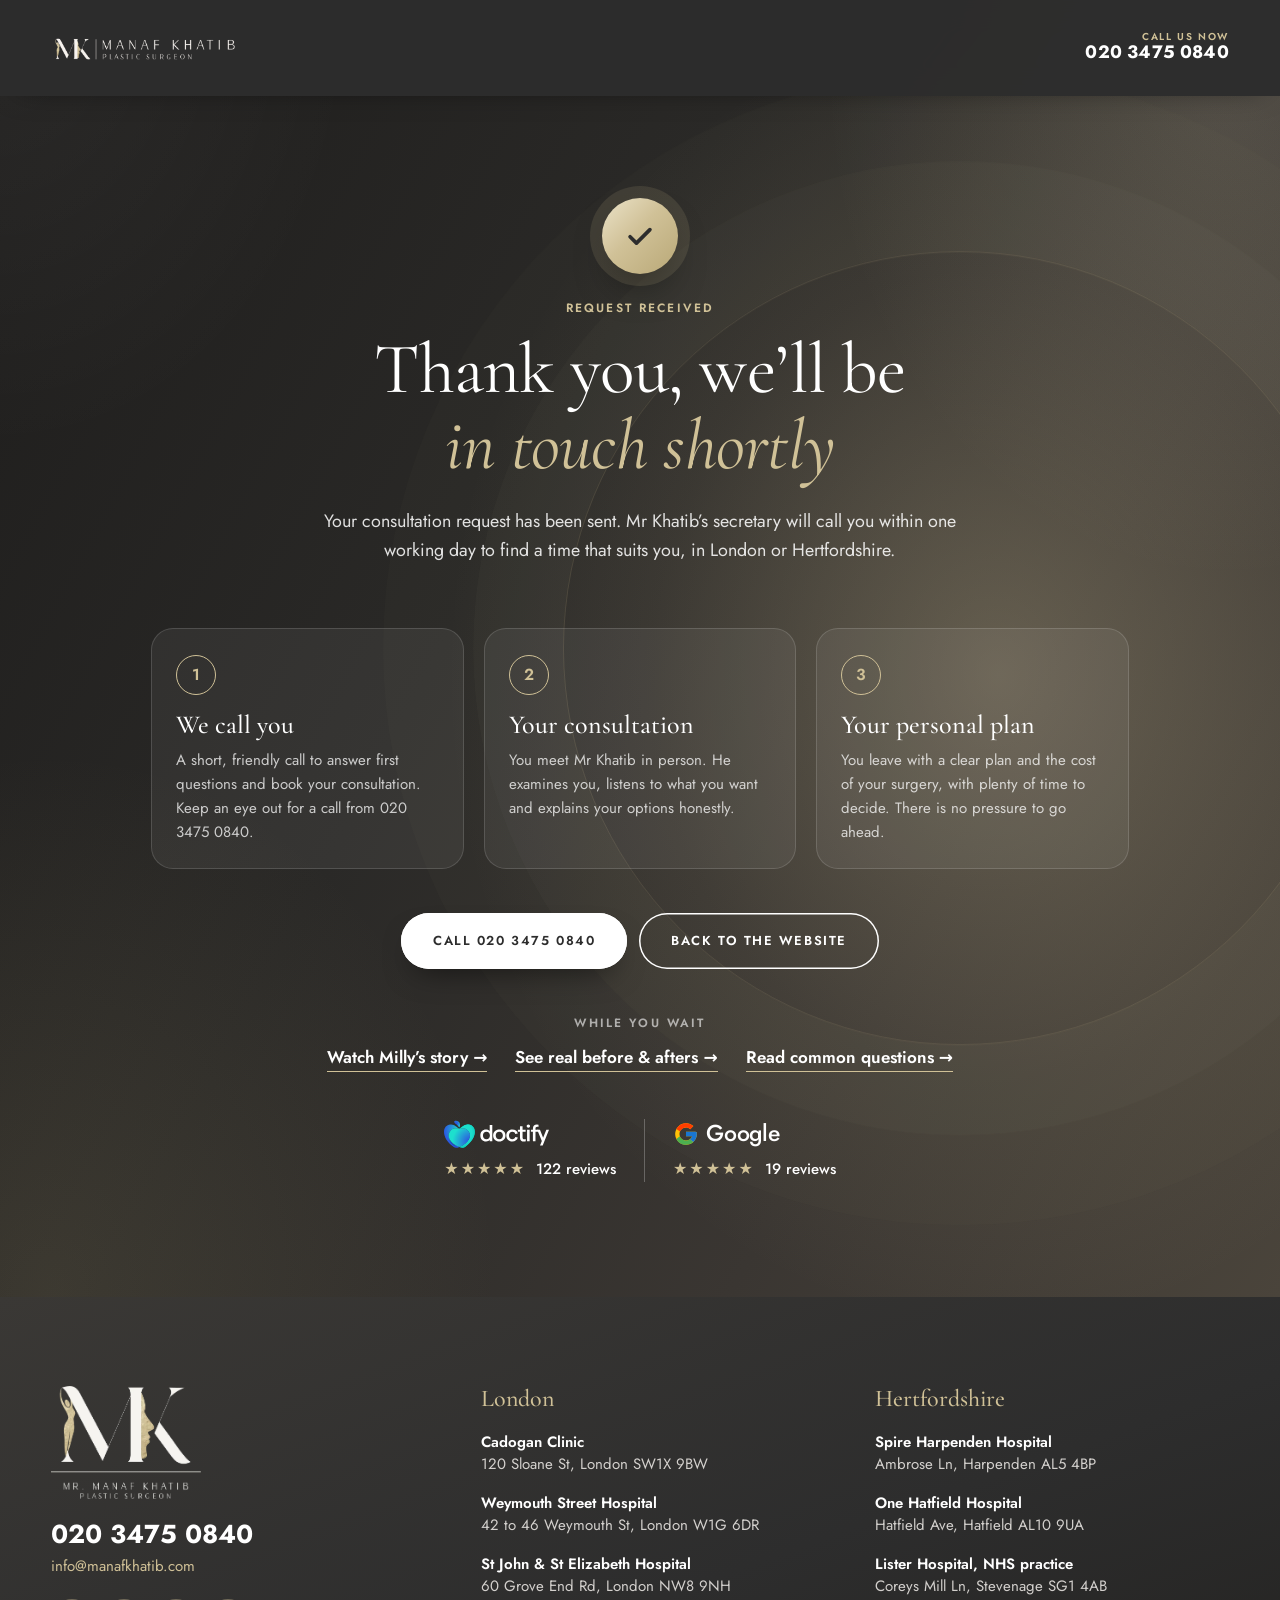
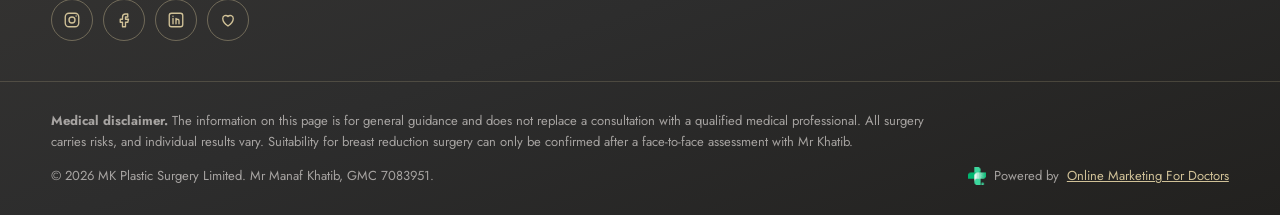
<file: thank-you/index.html>
<!doctype html>
<html lang="en-GB">
<head>
<script async src="https://www.googletagmanager.com/gtm.js?id=GTM-TPLWR8VK"></script>
<script>
  window.dataLayer = window.dataLayer || [];
  function gtag(){dataLayer.push(arguments);}
  gtag('js', new Date());
</script>
<meta charset="utf-8">
<meta name="viewport" content="width=device-width, initial-scale=1, viewport-fit=cover">
<title>Thank you | Mr Manaf Khatib, Consultant Plastic Surgeon</title>
<meta name="description" content="Thank you for your consultation request. Mr Khatib’s secretary will be in touch shortly.">
<meta name="robots" content="noindex, nofollow, noarchive, nosnippet, noimageindex">
<meta name="theme-color" content="#2D2D2D">
<link rel="icon" type="image/png" sizes="32x32" href="/img/brand/favicon-32.png">
<link rel="icon" type="image/png" sizes="192x192" href="/img/brand/favicon-192.png">
<link rel="apple-touch-icon" href="/img/brand/favicon-180.png">
<link rel="preconnect" href="https://fonts.googleapis.com">
<link rel="preconnect" href="https://fonts.gstatic.com" crossorigin>
<link href="https://fonts.googleapis.com/css2?family=Cormorant+Garamond:ital,wght@0,400;0,500;0,600;1,400;1,500&family=Jost:wght@400;500;600;700&display=swap" rel="stylesheet">
<link rel="stylesheet" href="/css/styles.css">
</head>
<body class="ty-page">
<a class="skip" href="#main">Skip to content</a>

<header class="hdr hdr--simple" id="top-header">
  <div class="hdr__in">
    <a class="hdr__logo" href="/breast-reduction/" aria-label="MK Plastic Surgery home">
      <img src="/img/brand/logo-wide-light.webp" alt="Mr Manaf Khatib Plastic Surgeon" width="600" height="108">
    </a>
    <div class="hdr__act">
      <a class="hdr__phone" href="tel:+442034750840">
        <span class="hdr__phone-label">Call us now</span>
        <span class="hdr__phone-num">020 3475 0840</span>
      </a>
      <a class="hdr__icon" href="tel:+442034750840" aria-label="Call 020 3475 0840">
        <svg viewBox="0 0 24 24" aria-hidden="true"><path d="M6.6 10.8a15.1 15.1 0 0 0 6.6 6.6l2.2-2.2a1 1 0 0 1 1-.25c1.1.37 2.3.57 3.6.57a1 1 0 0 1 1 1V20a1 1 0 0 1-1 1A17 17 0 0 1 3 4a1 1 0 0 1 1-1h3.5a1 1 0 0 1 1 1c0 1.25.2 2.45.57 3.57a1 1 0 0 1-.25 1L6.6 10.8Z"/></svg>
      </a>
    </div>
  </div>
</header>

<main id="main">
<section class="ty" aria-labelledby="ty-title">
  <div class="hero__bg" aria-hidden="true"></div>
  <div class="wrap ty__in">
    <span class="ty__tick" aria-hidden="true"><svg viewBox="0 0 24 24"><path d="M5 12.5l4.5 4.5L19 7.5"/></svg></span>
    <p class="ty__eyebrow">Request received</p>
    <h1 id="ty-title" class="ty__title">Thank you, we’ll be<br><em>in touch shortly</em></h1>
    <p class="ty__lead">Your consultation request has been sent. Mr Khatib’s secretary will call you within one working day to find a time that suits you, in London or Hertfordshire.</p>

    <ol class="ty__steps">
      <li><span class="ty__n">1</span><h2>We call you</h2><p>A short, friendly call to answer first questions and book your consultation. Keep an eye out for a call from 020 3475 0840.</p></li>
      <li><span class="ty__n">2</span><h2>Your consultation</h2><p>You meet Mr Khatib in person. He examines you, listens to what you want and explains your options honestly.</p></li>
      <li><span class="ty__n">3</span><h2>Your personal plan</h2><p>You leave with a clear plan and the cost of your surgery, with plenty of time to decide. There is no pressure to go ahead.</p></li>
    </ol>

    <div class="ty__cta">
      <a class="btn btn--white btn--lg" href="tel:+442034750840">Call 020 3475 0840</a>
      <a class="btn btn--white-ghost btn--lg" href="/breast-reduction/">Back to the website</a>
    </div>

    <div class="ty__more">
      <p>While you wait</p>
      <ul>
        <li><a href="/breast-reduction/#case-study">Watch Milly’s story <span aria-hidden="true">→</span></a></li>
        <li><a href="/breast-reduction/#results">See real before &amp; afters <span aria-hidden="true">→</span></a></li>
        <li><a href="/breast-reduction/#faq">Read common questions <span aria-hidden="true">→</span></a></li>
      </ul>
    </div>

    <div class="ratings ty__ratings">
      <a class="rating" href="https://www.doctify.com/uk/specialist/manaf-khatib" target="_blank" rel="noopener">
        <span class="rating__brand"><img class="rating__logo" src="/img/brand/doctify-logo.svg" alt="Doctify" width="120" height="32"></span>
        <span class="rating__line"><span class="stars" aria-label="5 out of 5 stars">★★★★★</span><span class="rating__text">122 reviews</span></span>
      </a>
      <div class="rating">
        <span class="rating__brand rating__brand--google"><svg class="rating__g" viewBox="0 0 48 48" aria-hidden="true"><path fill="#FFC107" d="M43.6 20.1H42V20H24v8h11.3C33.7 32.7 29.2 36 24 36c-6.6 0-12-5.4-12-12s5.4-12 12-12c3.1 0 5.8 1.2 7.9 3.1l5.7-5.7C34 6.1 29.3 4 24 4 13 4 4 13 4 24s9 20 20 20 20-9 20-20c0-1.3-.1-2.6-.4-3.9z"/><path fill="#FF3D00" d="M6.3 14.7l6.6 4.8C14.7 15.1 19 12 24 12c3.1 0 5.8 1.2 7.9 3.1l5.7-5.7C34 6.1 29.3 4 24 4 16.3 4 9.7 8.3 6.3 14.7z"/><path fill="#4CAF50" d="M24 44c5.2 0 9.9-2 13.4-5.2l-6.2-5.2C29.2 35.1 26.7 36 24 36c-5.2 0-9.6-3.3-11.3-7.9l-6.5 5C9.5 39.6 16.2 44 24 44z"/><path fill="#1976D2" d="M43.6 20.1H42V20H24v8h11.3c-.8 2.2-2.2 4.2-4.1 5.6l6.2 5.2C37 39.2 44 34 44 24c0-1.3-.1-2.6-.4-3.9z"/></svg><span>Google</span></span>
        <span class="rating__line"><span class="stars" aria-label="5 out of 5 stars">★★★★★</span><span class="rating__text">19 reviews</span></span>
      </div>
    </div>
  </div>
</section>
</main>

<!-- ============ FOOTER ============ -->
<footer class="foot">
  <div class="wrap foot__grid">
    <div class="foot__brand">
      <img src="/img/brand/logo.webp" alt="Mr Manaf Khatib Plastic Surgeon" width="349" height="261" loading="lazy">
      <a class="foot__tel" href="tel:+442034750840">020 3475 0840</a>
      <a class="foot__mail" href="mailto:info@manafkhatib.com">info@manafkhatib.com</a>
      <ul class="social">
        <li><a href="https://www.instagram.com/dr_manafkhatib/" target="_blank" rel="noopener" aria-label="Instagram"><svg viewBox="0 0 24 24"><rect x="3" y="3" width="18" height="18" rx="5"/><circle cx="12" cy="12" r="4"/><circle cx="17.5" cy="6.5" r="1" class="fill"/></svg></a></li>
        <li><a href="https://www.facebook.com/dr.manafkhatib" target="_blank" rel="noopener" aria-label="Facebook"><svg viewBox="0 0 24 24"><path d="M14 8h3V4h-3a4 4 0 0 0-4 4v3H7v4h3v6h4v-6h3l1-4h-4V8Z"/></svg></a></li>
        <li><a href="https://www.linkedin.com/in/manaf-khatib-66467b34" target="_blank" rel="noopener" aria-label="LinkedIn"><svg viewBox="0 0 24 24"><rect x="3" y="3" width="18" height="18" rx="3"/><path d="M8 10v7M8 7v.01M12 17v-4a2 2 0 0 1 4 0v4M12 10v7"/></svg></a></li>
        <li><a href="https://www.doctify.com/uk/specialist/manaf-khatib" target="_blank" rel="noopener" aria-label="Doctify reviews"><svg viewBox="0 0 24 24"><path d="M12 20s-7-4.5-7-10a4 4 0 0 1 7-2.6A4 4 0 0 1 19 10c0 5.5-7 10-7 10Z"/></svg></a></li>
      </ul>
    </div>
    <div class="foot__locs">
      <h2>London</h2>
      <address><strong>Cadogan Clinic</strong>120 Sloane St, London SW1X 9BW</address>
      <address><strong>Weymouth Street Hospital</strong>42 to 46 Weymouth St, London W1G 6DR</address>
      <address><strong>St John &amp; St Elizabeth Hospital</strong>60 Grove End Rd, London NW8 9NH</address>
    </div>
    <div class="foot__locs">
      <h2>Hertfordshire</h2>
      <address><strong>Spire Harpenden Hospital</strong>Ambrose Ln, Harpenden AL5 4BP</address>
      <address><strong>One Hatfield Hospital</strong>Hatfield Ave, Hatfield AL10 9UA</address>
      <address><strong>Lister Hospital, NHS practice</strong>Coreys Mill Ln, Stevenage SG1 4AB</address>
    </div>
  </div>
  <div class="wrap foot__legal">
    <p class="foot__disc"><strong>Medical disclaimer.</strong> The information on this page is for general guidance and does not replace a consultation with a qualified medical professional. All surgery carries risks, and individual results vary. Suitability for breast reduction surgery can only be confirmed after a face-to-face assessment with Mr Khatib.</p>
    <div class="foot__bar">
      <p>© <span data-year>2026</span> MK Plastic Surgery Limited. Mr Manaf Khatib, GMC 7083951.</p>
      <p class="foot__omd"><img src="/img/brand/omfd-icon.png" alt="" width="20" height="20" loading="lazy">Powered by <a href="https://onlinemarketingfordoctors.com/" target="_blank" rel="noopener">Online Marketing For Doctors</a></p>
    </div>
  </div>
</footer>
</body>
</html>
</file>
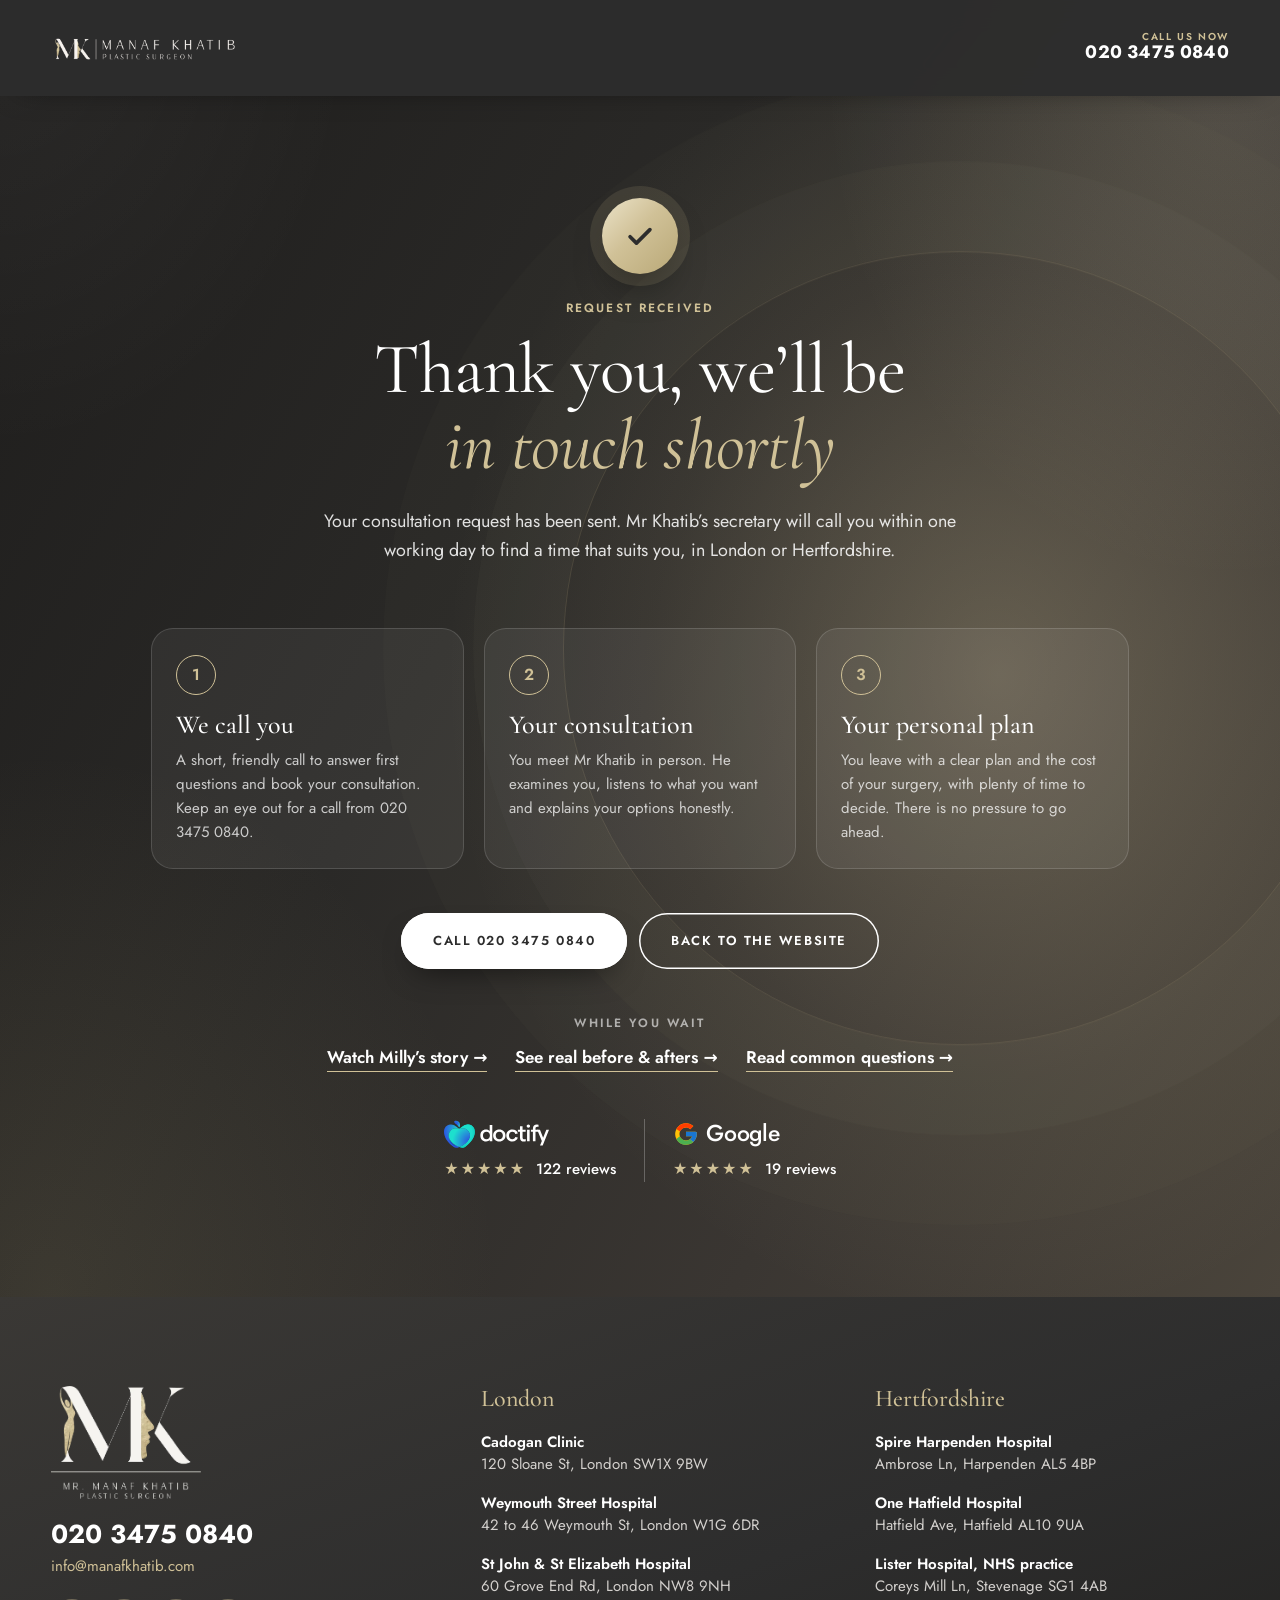
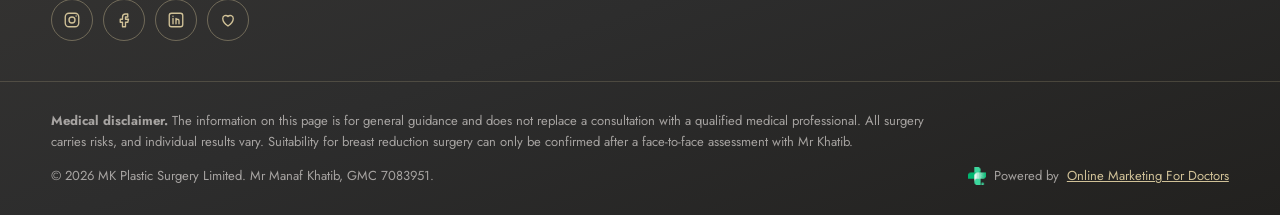
<file: thank-you.html>
<!doctype html>
<html lang="en-GB">
<head>
<meta charset="utf-8">
<meta name="viewport" content="width=device-width, initial-scale=1, viewport-fit=cover">
<title>Thank you | Mr Manaf Khatib, Consultant Plastic Surgeon</title>
<meta name="description" content="Thank you for your consultation request. Mr Khatib’s secretary will be in touch shortly.">
<meta name="robots" content="noindex, nofollow, noarchive, nosnippet, noimageindex">
<meta name="theme-color" content="#2D2D2D">
<link rel="icon" type="image/png" sizes="32x32" href="img/brand/favicon-32.png">
<link rel="icon" type="image/png" sizes="192x192" href="img/brand/favicon-192.png">
<link rel="apple-touch-icon" href="img/brand/favicon-180.png">
<link rel="preconnect" href="https://fonts.googleapis.com">
<link rel="preconnect" href="https://fonts.gstatic.com" crossorigin>
<link href="https://fonts.googleapis.com/css2?family=Cormorant+Garamond:ital,wght@0,400;0,500;0,600;1,400;1,500&family=Jost:wght@400;500;600;700&display=swap" rel="stylesheet">
<link rel="stylesheet" href="css/styles.css">
</head>
<body class="ty-page">
<a class="skip" href="#main">Skip to content</a>

<header class="hdr hdr--simple" id="top-header">
  <div class="hdr__in">
    <a class="hdr__logo" href="index.html" aria-label="MK Plastic Surgery home">
      <img src="img/brand/logo-wide-light.webp" alt="Mr Manaf Khatib Plastic Surgeon" width="600" height="108">
    </a>
    <div class="hdr__act">
      <a class="hdr__phone" href="tel:+442034750840">
        <span class="hdr__phone-label">Call us now</span>
        <span class="hdr__phone-num">020 3475 0840</span>
      </a>
      <a class="hdr__icon" href="tel:+442034750840" aria-label="Call 020 3475 0840">
        <svg viewBox="0 0 24 24" aria-hidden="true"><path d="M6.6 10.8a15.1 15.1 0 0 0 6.6 6.6l2.2-2.2a1 1 0 0 1 1-.25c1.1.37 2.3.57 3.6.57a1 1 0 0 1 1 1V20a1 1 0 0 1-1 1A17 17 0 0 1 3 4a1 1 0 0 1 1-1h3.5a1 1 0 0 1 1 1c0 1.25.2 2.45.57 3.57a1 1 0 0 1-.25 1L6.6 10.8Z"/></svg>
      </a>
    </div>
  </div>
</header>

<main id="main">
<section class="ty" aria-labelledby="ty-title">
  <div class="hero__bg" aria-hidden="true"></div>
  <div class="wrap ty__in">
    <span class="ty__tick" aria-hidden="true"><svg viewBox="0 0 24 24"><path d="M5 12.5l4.5 4.5L19 7.5"/></svg></span>
    <p class="ty__eyebrow">Request received</p>
    <h1 id="ty-title" class="ty__title">Thank you, we’ll be<br><em>in touch shortly</em></h1>
    <p class="ty__lead">Your consultation request has been sent. Mr Khatib’s secretary will call you within one working day to find a time that suits you, in London or Hertfordshire.</p>

    <ol class="ty__steps">
      <li><span class="ty__n">1</span><h2>We call you</h2><p>A short, friendly call to answer first questions and book your consultation. Keep an eye out for a call from 020 3475 0840.</p></li>
      <li><span class="ty__n">2</span><h2>Your consultation</h2><p>You meet Mr Khatib in person. He examines you, listens to what you want and explains your options honestly.</p></li>
      <li><span class="ty__n">3</span><h2>Your personal plan</h2><p>You leave with a clear plan and the cost of your surgery, with plenty of time to decide. There is no pressure to go ahead.</p></li>
    </ol>

    <div class="ty__cta">
      <a class="btn btn--white btn--lg" href="tel:+442034750840">Call 020 3475 0840</a>
      <a class="btn btn--white-ghost btn--lg" href="index.html">Back to the website</a>
    </div>

    <div class="ty__more">
      <p>While you wait</p>
      <ul>
        <li><a href="index.html#case-study">Watch Milly’s story <span aria-hidden="true">→</span></a></li>
        <li><a href="index.html#results">See real before &amp; afters <span aria-hidden="true">→</span></a></li>
        <li><a href="index.html#faq">Read common questions <span aria-hidden="true">→</span></a></li>
      </ul>
    </div>

    <div class="ratings ty__ratings">
      <a class="rating" href="https://www.doctify.com/uk/specialist/manaf-khatib" target="_blank" rel="noopener">
        <span class="rating__brand"><img class="rating__logo" src="img/brand/doctify-logo.svg" alt="Doctify" width="120" height="32"></span>
        <span class="rating__line"><span class="stars" aria-label="5 out of 5 stars">★★★★★</span><span class="rating__text">122 reviews</span></span>
      </a>
      <div class="rating">
        <span class="rating__brand rating__brand--google"><svg class="rating__g" viewBox="0 0 48 48" aria-hidden="true"><path fill="#FFC107" d="M43.6 20.1H42V20H24v8h11.3C33.7 32.7 29.2 36 24 36c-6.6 0-12-5.4-12-12s5.4-12 12-12c3.1 0 5.8 1.2 7.9 3.1l5.7-5.7C34 6.1 29.3 4 24 4 13 4 4 13 4 24s9 20 20 20 20-9 20-20c0-1.3-.1-2.6-.4-3.9z"/><path fill="#FF3D00" d="M6.3 14.7l6.6 4.8C14.7 15.1 19 12 24 12c3.1 0 5.8 1.2 7.9 3.1l5.7-5.7C34 6.1 29.3 4 24 4 16.3 4 9.7 8.3 6.3 14.7z"/><path fill="#4CAF50" d="M24 44c5.2 0 9.9-2 13.4-5.2l-6.2-5.2C29.2 35.1 26.7 36 24 36c-5.2 0-9.6-3.3-11.3-7.9l-6.5 5C9.5 39.6 16.2 44 24 44z"/><path fill="#1976D2" d="M43.6 20.1H42V20H24v8h11.3c-.8 2.2-2.2 4.2-4.1 5.6l6.2 5.2C37 39.2 44 34 44 24c0-1.3-.1-2.6-.4-3.9z"/></svg><span>Google</span></span>
        <span class="rating__line"><span class="stars" aria-label="5 out of 5 stars">★★★★★</span><span class="rating__text">19 reviews</span></span>
      </div>
    </div>
  </div>
</section>
</main>

<!-- ============ FOOTER ============ -->
<footer class="foot">
  <div class="wrap foot__grid">
    <div class="foot__brand">
      <img src="img/brand/logo.webp" alt="Mr Manaf Khatib Plastic Surgeon" width="349" height="261" loading="lazy">
      <a class="foot__tel" href="tel:+442034750840">020 3475 0840</a>
      <a class="foot__mail" href="mailto:info@manafkhatib.com">info@manafkhatib.com</a>
      <ul class="social">
        <li><a href="https://www.instagram.com/dr_manafkhatib/" target="_blank" rel="noopener" aria-label="Instagram"><svg viewBox="0 0 24 24"><rect x="3" y="3" width="18" height="18" rx="5"/><circle cx="12" cy="12" r="4"/><circle cx="17.5" cy="6.5" r="1" class="fill"/></svg></a></li>
        <li><a href="https://www.facebook.com/dr.manafkhatib" target="_blank" rel="noopener" aria-label="Facebook"><svg viewBox="0 0 24 24"><path d="M14 8h3V4h-3a4 4 0 0 0-4 4v3H7v4h3v6h4v-6h3l1-4h-4V8Z"/></svg></a></li>
        <li><a href="https://www.linkedin.com/in/manaf-khatib-66467b34" target="_blank" rel="noopener" aria-label="LinkedIn"><svg viewBox="0 0 24 24"><rect x="3" y="3" width="18" height="18" rx="3"/><path d="M8 10v7M8 7v.01M12 17v-4a2 2 0 0 1 4 0v4M12 10v7"/></svg></a></li>
        <li><a href="https://www.doctify.com/uk/specialist/manaf-khatib" target="_blank" rel="noopener" aria-label="Doctify reviews"><svg viewBox="0 0 24 24"><path d="M12 20s-7-4.5-7-10a4 4 0 0 1 7-2.6A4 4 0 0 1 19 10c0 5.5-7 10-7 10Z"/></svg></a></li>
      </ul>
    </div>
    <div class="foot__locs">
      <h2>London</h2>
      <address><strong>Cadogan Clinic</strong>120 Sloane St, London SW1X 9BW</address>
      <address><strong>Weymouth Street Hospital</strong>42 to 46 Weymouth St, London W1G 6DR</address>
      <address><strong>St John &amp; St Elizabeth Hospital</strong>60 Grove End Rd, London NW8 9NH</address>
    </div>
    <div class="foot__locs">
      <h2>Hertfordshire</h2>
      <address><strong>Spire Harpenden Hospital</strong>Ambrose Ln, Harpenden AL5 4BP</address>
      <address><strong>One Hatfield Hospital</strong>Hatfield Ave, Hatfield AL10 9UA</address>
      <address><strong>Lister Hospital, NHS practice</strong>Coreys Mill Ln, Stevenage SG1 4AB</address>
    </div>
  </div>
  <div class="wrap foot__legal">
    <p class="foot__disc"><strong>Medical disclaimer.</strong> The information on this page is for general guidance and does not replace a consultation with a qualified medical professional. All surgery carries risks, and individual results vary. Suitability for breast reduction surgery can only be confirmed after a face-to-face assessment with Mr Khatib.</p>
    <div class="foot__bar">
      <p>© <span data-year>2026</span> MK Plastic Surgery Limited. Mr Manaf Khatib, GMC 7083951.</p>
      <p class="foot__omd"><img src="img/brand/omfd-icon.png" alt="" width="20" height="20" loading="lazy">Powered by <a href="https://onlinemarketingfordoctors.com/" target="_blank" rel="noopener">Online Marketing For Doctors</a></p>
    </div>
  </div>
</footer>
</body>
</html>
</file>
<file: css/styles.css>
/* ==========================================================
   MK Plastic Surgery · Breast Reduction landing page
   Tokens
   ========================================================== */
:root{
  --ink:#2D2D2D;          /* brand */
  --ink-2:#3B3936;
  --ink-3:#24231F;
  --gold:#D0C197;         /* focus */
  --gold-hi:#E7DDC0;
  --gold-lo:#B3A272;
  --ivory:#F8F4F0;        /* focus surface */
  --sand:#EEE6DA;
  --stone:#6B655D;        /* muted text on ivory, 5.4:1 */
  --white:#FFFFFF;

  --g-gold:linear-gradient(135deg,#EBE2C8 0%,#D0C197 45%,#B9A877 100%);
  --g-ink:linear-gradient(160deg,#3A3835 0%,#2D2D2D 55%,#22211F 100%);
  --g-ivory:linear-gradient(180deg,#FFFFFF 0%,#F8F4F0 100%);

  --sh-1:0 2px 6px -2px rgba(45,45,45,.10),0 10px 24px -12px rgba(45,45,45,.18);
  --sh-2:0 4px 10px -4px rgba(45,45,45,.12),0 24px 50px -20px rgba(45,45,45,.32);
  --sh-3:0 8px 16px -6px rgba(36,35,31,.18),0 40px 80px -30px rgba(36,35,31,.45);

  --r-img:32px; --r-card:22px; --r-sm:14px;

  --serif:"Cormorant Garamond",Garamond,"Times New Roman",serif;
  --sans:"Jost",ui-sans-serif,system-ui,-apple-system,"Segoe UI",sans-serif;

  --hdr:96px;
  --gut:clamp(16px,4vw,56px);
  --max:1320px;
  --ease:cubic-bezier(.2,.7,.2,1);
}

*,*::before,*::after{box-sizing:border-box}
html{scroll-behavior:smooth;scroll-padding-top:calc(var(--hdr) + 12px);-webkit-text-size-adjust:100%}
body{margin:0;background:var(--ivory);color:var(--ink);font:400 17px/1.65 var(--sans);-webkit-font-smoothing:antialiased;text-rendering:optimizeLegibility;overflow-x:hidden}
img{display:block;max-width:100%;height:auto}
figure{margin:0}
a{color:inherit}
button{font:inherit;color:inherit;cursor:pointer}
h1,h2,h3{margin:0;font-weight:400}
p{margin:0 0 1em}
ul,ol{margin:0;padding:0;list-style:none}
:focus-visible{outline:2px solid var(--gold-lo);outline-offset:3px;border-radius:6px}
.skip{position:absolute;left:-999px;top:8px;z-index:200;background:var(--ink);color:var(--ivory);padding:10px 16px;border-radius:10px}
.skip:focus{left:8px}
.wrap{width:100%;max-width:var(--max);margin-inline:auto;padding-inline:var(--gut)}

/* ---------- type ---------- */
.h2{font-family:var(--serif);font-weight:400;font-size:clamp(34px,4.4vw,60px);line-height:1.04;letter-spacing:-.015em;text-wrap:balance}
.h2--light{color:var(--ivory)}
.lead{font-size:clamp(17px,1.3vw,19px);color:var(--stone)}
.link{font-weight:600;text-decoration:none;border-bottom:1.5px solid var(--gold);padding-bottom:2px;transition:border-color .2s}
.link:hover{border-color:var(--ink)}
.stars{color:var(--gold-lo);letter-spacing:2px;font-size:15px;line-height:1}

/* ---------- buttons ---------- */
.btn{display:inline-flex;align-items:center;justify-content:center;gap:10px;min-height:48px;padding:12px 26px;border-radius:999px;border:0;font:600 13px/1 var(--sans);letter-spacing:.12em;text-transform:uppercase;text-decoration:none;white-space:nowrap;transition:transform .25s var(--ease),box-shadow .25s var(--ease),background .25s}
.btn--lg{min-height:56px;padding:16px 32px}
.btn--block{width:100%}
.btn--gold{background:var(--g-gold);color:var(--ink);box-shadow:0 10px 24px -12px rgba(179,162,114,.9),inset 0 1px 0 rgba(255,255,255,.55)}
.btn--dark{background:var(--g-ink);color:var(--ivory);box-shadow:var(--sh-2)}
.btn--ghost{background:rgba(255,255,255,.55);color:var(--ink);box-shadow:inset 0 0 0 1.5px var(--ink);backdrop-filter:blur(8px)}
.btn:hover{transform:translateY(-2px)}
.btn--gold:hover{box-shadow:0 16px 30px -12px rgba(179,162,114,1),inset 0 1px 0 rgba(255,255,255,.55)}
.btn--ghost:hover{background:var(--ink);color:var(--ivory)}
.round{display:grid;place-items:center;width:48px;height:48px;border-radius:50%;border:1.5px solid rgba(45,45,45,.25);background:var(--white);box-shadow:var(--sh-1);transition:background .2s,transform .2s,border-color .2s}
.round svg{width:20px;height:20px;fill:none;stroke:currentColor;stroke-width:1.8;stroke-linecap:round;stroke-linejoin:round}
.round:hover{background:var(--ink);color:var(--ivory);border-color:var(--ink)}
.round--light{background:rgba(255,255,255,.06);border-color:rgba(248,244,240,.3);color:var(--ivory)}
.round--light:hover{background:var(--gold);color:var(--ink);border-color:var(--gold)}
.round:disabled{opacity:.35;pointer-events:none}

.ticks li{position:relative;padding-left:30px;margin:0 0 10px}
.ticks li::before{content:"";position:absolute;left:0;top:.42em;width:18px;height:18px;border-radius:50%;background:var(--g-gold) }
.ticks li::after{content:"";position:absolute;left:6px;top:calc(.42em + 4px);width:5px;height:8px;border:solid var(--ink);border-width:0 1.8px 1.8px 0;transform:rotate(45deg)}

/* ==========================================================
   HEADER
   ========================================================== */
.hdr{position:fixed;inset:0 0 auto;z-index:100;height:var(--hdr);color:var(--ivory);transition:height .35s var(--ease),background .35s,box-shadow .35s}
.hdr::before{content:"";position:absolute;inset:0;background:rgba(45,45,45,.97);backdrop-filter:blur(14px) saturate(1.2);box-shadow:0 10px 30px -20px rgba(0,0,0,.6);z-index:-1;opacity:0;transition:opacity .35s}
.hdr.is-scrolled::before{opacity:1}
.hdr::after{content:"";position:absolute;left:0;right:0;bottom:0;height:1px;background:linear-gradient(90deg,transparent,rgba(208,193,151,.4),transparent);opacity:0;transition:opacity .35s}
.hdr.is-scrolled::after{opacity:1}
.hdr__in{height:100%;max-width:1480px;margin:auto;padding-inline:var(--gut);display:grid;grid-template-columns:auto 1fr auto;align-items:center;gap:24px}
.hdr__logo img{height:44px;width:auto;max-width:none;transition:height .35s var(--ease)}
.hdr__nav{justify-self:center}
.hdr__nav ul{display:flex;gap:clamp(14px,1.6vw,30px)}
.hdr__nav a{font:500 13px/1 var(--sans);letter-spacing:.14em;text-transform:uppercase;text-decoration:none;padding:10px 0;position:relative;color:rgba(248,244,240,.88);transition:color .2s}
.hdr__nav a::after{content:"";position:absolute;left:0;right:0;bottom:2px;height:2px;border-radius:2px;background:var(--gold);transform:scaleX(0);transition:transform .3s var(--ease)}
.hdr__nav a:hover,.hdr__nav a.is-active{color:var(--white)}
.hdr__nav a:hover::after,.hdr__nav a.is-active::after{transform:scaleX(1)}
.hdr__act{display:flex;align-items:center;gap:20px}
.hdr__phone{display:flex;white-space:nowrap;flex:none;flex-direction:column;align-items:flex-end;text-decoration:none;line-height:1.1}
.hdr__phone-label{font:600 11px/1 var(--sans);letter-spacing:.16em;text-transform:uppercase;color:var(--gold)}
.hdr__phone-num{font:700 22px/1.2 var(--sans);letter-spacing:.01em;color:var(--white)}
.hdr__icon,.hdr__book-m{display:none}
.hdr .btn--gold{background:var(--white);color:var(--ink);box-shadow:none}
.hdr .btn--gold:hover{background:#000;color:var(--white)}
.hdr.is-scrolled .btn--gold:hover{background:var(--g-gold);color:var(--ink)}
.hdr.is-scrolled{--hdr:78px}
.hdr.is-scrolled .hdr__logo img{height:38px}

@media (max-width:1479px){.hdr__logo img{height:34px}.hdr.is-scrolled .hdr__logo img{height:32px}}
@media (max-width:1479px){.hdr__in{gap:18px}.hdr__act{gap:14px}.hdr__nav ul{gap:clamp(12px,1.2vw,18px)}.hdr__nav a{font-size:12px;letter-spacing:.1em}.hdr__phone-num{font-size:18px}.hdr__phone-label{font-size:10px}.hdr__book{padding-inline:20px;letter-spacing:.1em}}
@media (max-width:1220px){
  :root{--hdr:76px}
  .hdr__nav,.hdr__phone,.hdr__book{display:none}
  .hdr__in{grid-template-columns:1fr auto;gap:12px}
  .hdr__icon{display:grid;place-items:center;width:46px;height:46px;border-radius:50%;background:rgba(248,244,240,.08);border:1px solid rgba(208,193,151,.45);color:var(--gold);text-decoration:none}
  .hdr__icon svg{width:20px;height:20px;fill:currentColor}
  .hdr__act{gap:10px}
  .hdr__burger{display:flex;flex-direction:column;align-items:center;justify-content:center;gap:4px}
  .hdr__burger span{display:block;width:18px;height:2px;border-radius:2px;background:var(--gold);transition:transform .3s,opacity .3s}
  .hdr__burger[aria-expanded="true"] span:nth-child(1){transform:translateY(6px) rotate(45deg)}
  .hdr__burger[aria-expanded="true"] span:nth-child(2){opacity:0}
  .hdr__burger[aria-expanded="true"] span:nth-child(3){transform:translateY(-6px) rotate(-45deg)}
  .hdr__logo,.hdr__book-m{grid-column:1;grid-row:1;justify-self:start;transition:opacity .35s var(--ease),transform .35s var(--ease)}
  .hdr__logo img,.hdr.is-scrolled .hdr__logo img{height:38px}
  .hdr__book-m{display:inline-flex;min-height:44px;padding:10px 18px;font-size:12px;opacity:0;transform:translateY(-8px);pointer-events:none}
  .hdr.is-scrolled{--hdr:76px}
  .hdr.is-scrolled .hdr__logo{opacity:0;transform:translateY(8px);pointer-events:none}
  .hdr.is-scrolled .hdr__book-m{opacity:1;transform:none;pointer-events:auto}
}

.drawer{position:fixed;inset:var(--hdr) 0 0;z-index:90;background:var(--g-ink);color:var(--ivory);padding:28px var(--gut) 40px;display:flex;flex-direction:column;gap:24px;overflow:auto;animation:drawer .4s var(--ease)}
.drawer[hidden]{display:none}
.drawer nav{display:flex;flex-direction:column}
.drawer nav a{font:400 30px/1.15 var(--serif);text-decoration:none;padding:12px 0;border-bottom:1px solid rgba(208,193,151,.18)}
.drawer__phone{text-align:center;font-weight:600;color:var(--gold);text-decoration:none}
@keyframes drawer{from{opacity:0;transform:translateY(-10px)}}

/* ==========================================================
   HERO (charcoal, continuous with the header)
   ========================================================== */
.hero{position:relative;min-height:max(100svh,860px);display:flex;align-items:stretch;padding-top:var(--hdr);overflow:hidden;isolation:isolate;color:var(--white);background:#232221}
.hero__bg{position:absolute;inset:0;z-index:-1;pointer-events:none;
  background:
    radial-gradient(60% 70% at 78% 52%,rgba(208,193,151,.30) 0%,rgba(208,193,151,.08) 45%,transparent 72%),
    radial-gradient(45% 55% at 96% 6%,rgba(231,221,192,.16) 0%,transparent 70%),
    radial-gradient(50% 60% at 4% 100%,rgba(179,162,114,.14) 0%,transparent 70%),
    radial-gradient(40% 50% at 0% 0%,rgba(255,255,255,.05) 0%,transparent 70%),
    linear-gradient(118deg,#1E1D1C 0%,#2A2927 40%,#3A3632 72%,#4A443B 100%)}
.hero__bg::after{content:"";position:absolute;width:min(62vw,900px);aspect-ratio:1;right:-6vw;top:50%;translate:0 -50%;border-radius:50%;
  border:1px solid rgba(208,193,151,.16);box-shadow:0 0 0 90px rgba(208,193,151,.025),0 0 0 180px rgba(208,193,151,.02);animation:heroGlow 2.4s var(--ease) both}
.hero__grid{display:grid;grid-template-columns:minmax(0,1.05fr) minmax(0,1fr);gap:clamp(24px,4vw,64px);align-items:center;padding-block:clamp(32px,5vh,72px)}
.hero__copy{max-width:640px}
.hero__title{font-family:var(--serif);font-weight:400;font-size:clamp(40px,4.7vw,74px);line-height:1.08;letter-spacing:-.01em;margin-bottom:32px;color:var(--white)}
.hero__title .ln{display:block;overflow:hidden;padding:.04em 0 .16em;margin-bottom:-.22em}
.hero__title .ln>span{display:block;animation:lineUp 1.1s var(--ease) both}
.hero__title .ln:nth-child(2)>span{animation-delay:.12s}
.hero__title .ln:nth-child(3)>span{animation-delay:.24s}
.hero__title .ln:nth-child(4)>span{animation-delay:.36s}
.hero__sub{font-size:clamp(18px,1.45vw,21px);line-height:1.5;max-width:30em;color:rgba(255,255,255,.86);animation:fadeUp .9s .45s var(--ease) both}
.hero__points{display:grid;gap:10px;margin:4px 0 30px;animation:fadeUp .9s .55s var(--ease) both}
.hero__points li{display:flex;gap:12px;align-items:center;font-weight:400;color:var(--white)}
.hero__points li::before{content:"";flex:none;width:22px;height:22px;border-radius:50%;
  background:url("data:image/svg+xml,%3Csvg xmlns='http://www.w3.org/2000/svg' viewBox='0 0 24 24' fill='none' stroke='%232D2D2D' stroke-width='3.2' stroke-linecap='round' stroke-linejoin='round'%3E%3Cpath d='M5 12.5l4.5 4.5L19 7.5'/%3E%3C/svg%3E") center/12px 12px no-repeat,var(--g-gold)}
.hero__cta{display:flex;flex-wrap:wrap;gap:12px;margin-bottom:28px;animation:fadeUp .9s .65s var(--ease) both}
.btn--white{background:var(--white);color:var(--ink);box-shadow:0 14px 30px -14px rgba(0,0,0,.6),inset 0 0 0 1.5px var(--white)}
.btn--white:hover{background:#000;color:var(--white);box-shadow:0 14px 30px -14px rgba(0,0,0,.8),inset 0 0 0 1.5px #000}
.btn--white-ghost{background:transparent;color:var(--white);box-shadow:inset 0 0 0 1.5px var(--white)}
.btn--white-ghost:hover{background:var(--white);color:var(--ink)}

.ratings{display:inline-grid;grid-template-columns:auto auto;animation:fadeUp .9s .8s var(--ease) both}
.rating{display:flex;flex-direction:column;align-items:flex-start;gap:8px;padding-right:28px;text-decoration:none;color:var(--white);white-space:nowrap;transition:opacity .25s}
.rating+.rating{padding:0 0 0 28px;border-left:1px solid rgba(255,255,255,.25)}
a.rating:hover{opacity:.85}
.rating__brand{display:flex;align-items:center;height:30px}
.rating__logo{height:28px;width:auto;flex:none}
.rating__brand--google{gap:7px;font:500 23px/1 var(--sans);letter-spacing:-.01em;color:var(--white)}
.rating__g{width:26px;height:26px;flex:none}
.rating__line{display:flex;align-items:center;gap:10px}
.rating .stars{color:var(--gold);font-size:16px}
.rating__text{font-size:15px;font-weight:500}

/* hero composition: video review + before/after + quote */
.hero__side{display:flex;justify-content:center;animation:floatIn 1.1s .5s var(--ease) both}
.stage{position:relative;width:min(100%,540px);aspect-ratio:540/640;--r:26px}
.vcard{position:absolute;right:0;top:0;width:60%;aspect-ratio:9/16;border-radius:var(--r);overflow:hidden;background:#151413;
  box-shadow:0 40px 80px -30px rgba(0,0,0,.75),0 0 0 1px rgba(255,255,255,.12)}
.vcard__video{position:absolute;inset:0;width:100%;height:100%;object-fit:cover;display:block}
.vcard::after{content:"";position:absolute;inset:0;pointer-events:none;background:linear-gradient(180deg,rgba(0,0,0,.35) 0%,transparent 22%,transparent 62%,rgba(0,0,0,.6) 100%)}
.vcard__tag{position:absolute;z-index:1;left:14px;top:14px;display:inline-flex;align-items:center;gap:8px;padding:7px 12px;border-radius:999px;font-size:12px;font-weight:600;letter-spacing:.02em;
  background:rgba(20,20,20,.45);border:1px solid rgba(255,255,255,.18);backdrop-filter:blur(10px)}
.vcard__dot{width:7px;height:7px;border-radius:50%;background:#E5484D;box-shadow:0 0 0 0 rgba(229,72,77,.6);animation:pulse 1.8s infinite}
.vcard__play{position:absolute;z-index:1;left:50%;bottom:18px;translate:-50% 0;display:inline-flex;align-items:center;gap:10px;padding:8px 18px 8px 8px;border:0;border-radius:999px;white-space:nowrap;
  font:600 12px/1 var(--sans);letter-spacing:.1em;text-transform:uppercase;color:var(--ink);background:var(--white);box-shadow:0 14px 30px -12px rgba(0,0,0,.7);transition:transform .25s var(--ease),background .25s}
.vcard__play:hover{transform:translateY(-2px);background:var(--gold-hi)}
.vcard__icon{display:grid;place-items:center;width:34px;height:34px;border-radius:50%;background:var(--g-gold)}
.vcard__icon svg{width:14px;height:14px;fill:var(--ink);margin-left:2px}
.bacard{position:absolute;left:0;bottom:0;width:44%;padding:8px;border-radius:calc(var(--r) - 2px);background:rgba(255,255,255,.1);border:1px solid rgba(255,255,255,.2);backdrop-filter:blur(16px) saturate(1.2);
  box-shadow:0 30px 60px -24px rgba(0,0,0,.7);animation:floatIn 1.1s .8s var(--ease) both}
.compare--hero{aspect-ratio:3/4;border-radius:18px;background:#1E1D1C}
.compare--hero img{object-position:50% 34%}
.compare--hero .compare__knob{width:36px;height:36px;margin:-18px 0 0 -18px}
.compare--hero .compare__knob::before{left:8px}.compare--hero .compare__knob::after{right:8px}
.bacard__link{display:flex;justify-content:space-between;padding:10px 6px 4px;font-size:13px;font-weight:600;text-decoration:none;color:var(--white)}
.bacard__link:hover span{translate:3px 0}
.bacard__link span{color:var(--gold);transition:translate .2s}
.qcard{position:absolute;left:2%;top:10%;width:50%;margin:0;padding:18px 20px 16px;border-radius:20px;background:var(--ivory);color:var(--ink);
  box-shadow:0 30px 60px -24px rgba(0,0,0,.65);rotate:-2deg;animation:floatIn 1.1s 1.05s var(--ease) both,bob 6s 2.2s ease-in-out infinite}
.qcard .stars{font-size:13px}
.qcard p{margin:10px 0 10px;font-family:var(--serif);font-size:clamp(20px,1.7vw,25px);line-height:1.18;font-weight:500}
.qcard footer{font-size:12px;font-weight:600;letter-spacing:.04em;color:var(--stone)}
.qcard::before{content:"";position:absolute;right:-7px;top:34px;width:16px;height:16px;background:var(--ivory);rotate:45deg;border-radius:3px}

/* video lightbox */
.vlb{padding:0;border:0;background:transparent;max-width:none;max-height:none;width:100%;height:100%;overflow:hidden}
.vlb::backdrop{background:rgba(18,18,17,.88);backdrop-filter:blur(6px)}
.vlb[open]{display:grid;place-items:center;animation:fadeUp .35s var(--ease)}
.vlb__box{position:relative;width:min(92vw,calc(88svh * 9 / 16));aspect-ratio:9/16;max-height:88svh}
.vlb__video{width:100%;height:100%;border-radius:20px;background:#000;box-shadow:var(--sh-3);display:block}
.vlb__close{position:absolute;top:-8px;right:-60px;width:46px;height:46px;border-radius:50%;border:1.5px solid rgba(255,255,255,.35);background:rgba(255,255,255,.08);color:var(--white);display:grid;place-items:center;transition:background .2s}
.vlb__close:hover{background:var(--white);color:var(--ink)}
.vlb__close svg{width:20px;height:20px;fill:none;stroke:currentColor;stroke-width:2;stroke-linecap:round}
@media (max-width:700px){.vlb__close{top:-58px;right:0}.vlb__box{max-height:80svh;width:min(92vw,calc(80svh * 9 / 16))}}

/* compare slider */
.compare{position:relative;overflow:hidden;border-radius:18px;aspect-ratio:400/620;background:var(--sand);touch-action:pan-y;user-select:none;-webkit-user-select:none}
.compare--mini{aspect-ratio:1/1}
.compare img{position:absolute;inset:0;width:100%;height:100%;object-fit:cover;object-position:50% 40%;pointer-events:none}
.compare__after{clip-path:inset(0 0 0 var(--pos))}
.compare__line{position:absolute;top:0;bottom:0;left:var(--pos);width:2px;margin-left:-1px;background:var(--white);box-shadow:0 0 12px rgba(0,0,0,.35);pointer-events:none}
.compare__knob{position:absolute;top:50%;left:50%;width:44px;height:44px;margin:-22px 0 0 -22px;border-radius:50%;background:var(--g-gold);box-shadow:0 6px 18px -6px rgba(0,0,0,.5),inset 0 1px 0 rgba(255,255,255,.6)}
.compare__knob::before,.compare__knob::after{content:"";position:absolute;top:50%;width:8px;height:8px;border:solid var(--ink);border-width:0 0 2px 2px;margin-top:-4px}
.compare__knob::before{left:11px;transform:rotate(45deg)}
.compare__knob::after{right:11px;transform:rotate(-135deg)}
.compare__range{position:absolute;inset:0;width:100%;height:100%;opacity:0;cursor:ew-resize;margin:0;-webkit-appearance:none;appearance:none}
.compare__range:focus-visible + .compare__line,.compare:focus-within .compare__knob{outline:2px solid var(--ink);outline-offset:3px}
.compare.is-hint .compare__after{transition:clip-path .9s var(--ease)}
.compare.is-hint .compare__line{transition:left .9s var(--ease)}

@keyframes heroGlow{from{opacity:0;scale:.9}}
@keyframes pulse{70%{box-shadow:0 0 0 7px rgba(229,72,77,0)}100%{box-shadow:0 0 0 0 rgba(229,72,77,0)}}
@keyframes bob{50%{translate:0 -6px}}
@keyframes lineUp{from{transform:translateY(105%)}}
@keyframes fadeUp{from{opacity:0;transform:translateY(18px)}}
@keyframes floatIn{from{opacity:0;transform:translateY(40px) scale(.96)}}

@media (max-width:1080px){
  .hero{min-height:0;display:block}
  .hero__bg::after{width:120vw;right:-50vw;top:auto;bottom:-20vw;translate:none}
  .hero__grid{display:block;padding-block:40px 56px}
  .hero__copy{max-width:none}
  .hero__grid{display:flex;flex-direction:column;align-items:stretch}
  .hero__copy{display:contents}
  .hero__copy>*{order:3}
  .hero__title{order:1}
  .hero__side{order:2;margin:0 0 28px;animation:none}
  .ratings{align-self:flex-start}
  .stage{width:min(100%,460px)}
}
@media (max-width:480px){
  .stage{--r:20px}
  .qcard{width:54%;padding:12px 13px 11px;border-radius:16px}
  .qcard p{font-size:17px;margin:6px 0}
  .qcard footer{font-size:10.5px}
  .vcard__tag{font-size:10.5px;left:10px;top:10px;padding:6px 10px}
  .vcard__play{font-size:10.5px;bottom:12px;padding:6px 14px 6px 6px;gap:8px}
  .vcard__icon{width:28px;height:28px}
  .bacard{padding:6px}
  .bacard__link{font-size:12px;padding:8px 4px 2px}
}
@media (max-width:560px){
  .hero__cta .btn{flex:1 1 100%}
  .rating{padding-right:20px}
  .rating+.rating{padding-left:20px}
  .rating__logo{height:24px}
  .rating__brand--google{font-size:19.5px}
  .rating__g{width:22px;height:22px}
  .rating .stars{font-size:14px;letter-spacing:1px}
  .rating__text{font-size:14px}
}

/* ==========================================================
   REVIEWS TICKER
   ========================================================== */
.reviews{padding:clamp(72px,9vw,120px) 0 clamp(56px,7vw,96px);background:#EEE6DA}
.reviews__head{display:flex;flex-wrap:wrap;align-items:end;justify-content:space-between;gap:16px 40px;margin-bottom:40px}
.reviews__head .h2{max-width:8.2em}
.awards{display:flex;flex-wrap:wrap;align-items:center;gap:14px}
.awards img{height:clamp(52px,5.6vw,80px);width:auto}
.awards li:nth-child(-n+2) img{height:clamp(44px,4.6vw,66px);border-radius:8px}
.rv__foot{display:flex;justify-content:center;margin-top:8px}
@media (max-width:600px){.awards{gap:10px}.awards img{height:50px}.awards li:nth-child(-n+2) img{height:42px}}
.rv{position:relative}
.rv__viewport{overflow:hidden;padding:20px 0 64px;margin-bottom:-24px;touch-action:pan-y;
  -webkit-mask-image:linear-gradient(90deg,transparent,#000 6%,#000 94%,transparent);mask-image:linear-gradient(90deg,transparent,#000 6%,#000 94%,transparent)}
.rv__track{display:flex;gap:24px;align-items:flex-start;width:max-content;will-change:transform;padding-inline:12px}
.rv__all{display:inline-flex;align-items:center;gap:8px}
.rv__all img{height:22px;width:auto;margin-top:-2px}
@media (prefers-reduced-motion:reduce){.rv__viewport{overflow-x:auto;-webkit-mask-image:none;mask-image:none;padding-inline:var(--gut)}}
.rcard{flex:0 0 clamp(290px,30vw,410px);min-width:0;min-height:330px;background:var(--white);border-radius:var(--r-card);padding:24px 24px 20px;box-shadow:var(--sh-2);display:flex;flex-direction:column;border:1px solid rgba(208,193,151,.35)}
.rcard__top{display:flex;justify-content:space-between;align-items:center;margin-bottom:8px}
.rcard__top .stars{color:#22C7B1;font-size:17px}
.rcard__logo{height:21px;width:auto}
.rcard__who{font-size:13px;color:var(--stone);margin:0 0 10px}
.rcard__text{font-size:16px;line-height:1.6;display:-webkit-box;-webkit-line-clamp:6;-webkit-box-orient:vertical;overflow:hidden}
.rcard__text p{margin:0}
.rcard.is-open .rcard__text{-webkit-line-clamp:unset;display:block}
.rcard__more{align-self:flex-start;background:none;border:0;padding:6px 0;margin-top:4px;font-weight:600;font-size:14px;border-bottom:1.5px solid var(--gold)}
.rcard__more{visibility:hidden}
.rcard.has-more .rcard__more{visibility:visible}
@media (max-width:680px){.rcard{flex-basis:min(82vw,340px)}}

/* ==========================================================
   INTRO
   ========================================================== */
.intro{padding:clamp(80px,10vw,150px) 0;background:#F8F4F0}
.intro__grid{display:grid;grid-template-columns:minmax(0,.85fr) minmax(0,1.15fr);gap:clamp(40px,6vw,96px);align-items:center}
.intro__copy .h2{max-width:11em}
.intro__copy p{font-size:clamp(17px,1.3vw,19px);color:var(--stone);max-width:32em;margin:22px 0 32px}
.collage{position:relative;display:grid;grid-template-columns:repeat(12,minmax(0,1fr));grid-template-rows:repeat(12,minmax(0,1fr));aspect-ratio:1/0.92}
.collage figure{border-radius:var(--r-img);overflow:hidden;box-shadow:var(--sh-3);position:relative}
.collage img{width:100%;height:100%;object-fit:cover}
.collage__a{grid-column:1/7;grid-row:1/8;z-index:1}
.collage__b{grid-column:4/10;grid-row:6/13;z-index:2;border:6px solid #F8F4F0}
.collage__c{grid-column:8/13;grid-row:2/8;z-index:1}
@media (max-width:980px){
  .intro__grid{grid-template-columns:1fr}
  .collage{order:-1;margin-bottom:8px}
}
@media (max-width:560px){
  }

/* ==========================================================
   BEFORE & AFTER
   ========================================================== */
.ba{position:relative;background:var(--g-ink);color:var(--ivory);padding:clamp(80px,10vw,140px) 0;overflow:hidden}
.ba::before{content:"";position:absolute;width:900px;height:900px;right:-300px;top:-400px;background:radial-gradient(closest-side,rgba(208,193,151,.22),transparent)}
.ba__head{max-width:1100px;margin-inline:auto;position:relative;display:grid;grid-template-columns:1fr auto;gap:12px 40px;align-items:end;margin-bottom:44px}
.ba__head .h2{max-width:14em}
.ba__lead{grid-column:1;color:rgba(248,244,240,.7);margin:0}
.ba__nav{grid-column:2;grid-row:1/3;display:flex;align-items:center;gap:12px;align-self:end}
.ba__count{font-size:14px;color:rgba(248,244,240,.7);margin-right:8px}
.ba__count b{color:var(--gold);font-weight:600}
.ba__viewport{overflow:hidden;margin:0 auto;padding:12px;max-width:1124px}
.ba__track{display:flex;gap:28px;transition:transform .7s var(--ease)}
.ba__slide{flex:0 0 calc((100% - 56px)/3);display:flex;flex-direction:column;gap:20px;margin:0}
@media (max-width:1180px){.ba__slide{flex-basis:calc((100% - 28px)/2)}}
.ba__slide .compare{border-radius:var(--r-img);box-shadow:0 30px 60px -30px rgba(0,0,0,.7);aspect-ratio:4/4.6}
.ba__slide .compare img{object-position:50% 42%}
.ba__cap{padding:0 8px;max-width:30em}
.ba__cap h3{font-family:var(--serif);font-size:24px;line-height:1.1;margin-bottom:6px;color:var(--gold)}
.ba__cap p{font-size:15px;color:rgba(248,244,240,.78);margin:0}
.ba__stage{position:relative;max-width:1124px;margin:0 auto}
.ba__arrow{position:absolute;z-index:3;top:min(42%,320px);transform:translateY(-50%);backdrop-filter:blur(8px)}
.ba__arrow--prev{left:-76px}
.ba__arrow--next{right:-76px}
@media (max-width:1300px){.ba__arrow--prev{left:-10px}.ba__arrow--next{right:-10px}.ba__arrow{background:rgba(45,45,45,.6)}}
@media (max-width:680px){.ba__arrow{width:40px;height:40px}.ba__arrow--prev{left:-6px}.ba__arrow--next{right:-6px}}
.ba__dots{display:flex;justify-content:center;gap:4px;margin-top:26px}
.ba__dot{width:22px;height:22px;padding:0;border:0;background:none;display:grid;place-items:center;cursor:pointer}
.ba__dot::before{content:"";width:9px;height:9px;border-radius:50%;box-shadow:inset 0 0 0 1.5px var(--gold);transition:background .3s}
.ba__dot.is-active::before{background:var(--gold)}
.ba__dot:hover::before{background:rgba(208,193,151,.45)}
.ba__dot.is-active:hover::before{background:var(--gold)}
.ba__dot:focus-visible{outline:2px solid var(--gold);outline-offset:4px}
.ba__disc{margin:40px auto 0;max-width:1100px!important;font-size:13px;color:rgba(248,244,240,.6);max-width:60em}
@media (max-width:900px){
  .ba__head{grid-template-columns:1fr}
  .ba__nav{grid-column:1;grid-row:auto}
  .ba__slide{flex-basis:100%}
}

/* ==========================================================
   BENEFITS
   ========================================================== */
.benefits{position:relative;isolation:isolate;overflow:hidden;padding:clamp(100px,12vw,170px) 0 clamp(90px,11vw,150px);background:var(--ivory)}
.benefits__bg{position:absolute;top:0;bottom:0;right:0;width:58%;z-index:-2;
  -webkit-mask-image:linear-gradient(90deg,transparent 0%,#000 30%);mask-image:linear-gradient(90deg,transparent 0%,#000 30%)}
.benefits__bg img{width:100%;height:100%;object-fit:cover;object-position:50% 25%}
.benefits__wash{display:none}
.benefits__intro{max-width:520px}
.benefits__intro p{font-size:19px;max-width:24em;margin-top:20px;color:var(--ink-2)}
.benefits__list{display:grid;grid-template-columns:repeat(2,minmax(0,1fr));gap:16px;margin-top:clamp(40px,5vw,64px);max-width:min(640px,52%)}
.bcard{display:flex;flex-direction:column;gap:12px;padding:22px;border-radius:var(--r-card);background:rgba(255,255,255,.86);backdrop-filter:blur(18px) saturate(1.3);-webkit-backdrop-filter:blur(18px) saturate(1.3);box-shadow:var(--sh-2);border:1px solid rgba(255,255,255,.8)}
.bcard svg{width:42px;height:42px;padding:10px;border-radius:14px;background:var(--g-ink);fill:none;stroke:var(--gold);stroke-width:2;stroke-linecap:round;stroke-linejoin:round}
.bcard h3{font-family:var(--serif);font-size:22px;line-height:1.15;margin-bottom:6px}
.bcard p{font-size:15px;color:var(--stone);margin:0}
@media (max-width:980px){
  .benefits{padding:0 0 72px}
  .benefits__bg{position:relative;width:auto;height:72vh;max-height:640px;min-height:420px;-webkit-mask-image:linear-gradient(180deg,#000 60%,transparent 100%);mask-image:linear-gradient(180deg,#000 60%,transparent 100%)}
  .benefits__grid{margin-top:-60px;position:relative}
  .benefits__list{max-width:none}
}
@media (max-width:600px){.benefits__list{grid-template-columns:1fr}}

/* ==========================================================
   CANDIDATES
   ========================================================== */
.cand{padding:clamp(80px,10vw,150px) 0;background:var(--white)}
.cand__grid{display:grid;grid-template-columns:minmax(0,.95fr) minmax(0,1.05fr);gap:clamp(40px,6vw,96px);align-items:center}
.cand__media{position:relative;padding-bottom:120px}
.cand__img{border-radius:var(--r-img);overflow:hidden;box-shadow:var(--sh-2);width:84%}
.cand__img img{aspect-ratio:4/5;object-fit:cover;width:100%}
.cand__card{position:absolute;right:0;bottom:0;width:min(380px,72%);padding:28px;border-radius:var(--r-card);background:var(--g-ink);color:var(--ivory);box-shadow:var(--sh-3)}
.cand__card h3{font-family:var(--serif);font-size:24px;line-height:1.15;margin-bottom:16px;color:var(--gold)}
.cand__card .ticks li{font-size:15px}
.cand__text{font-size:clamp(17px,1.3vw,19px);color:var(--stone);max-width:34em;margin:22px 0 32px}
@media (max-width:980px){
  .cand__grid{grid-template-columns:1fr}
  .cand__media{max-width:560px}
}
@media (max-width:600px){
      .cand__card{position:relative;width:88%;margin:-80px auto 0}
  .cand__media{padding-bottom:0}
  .cand__img{width:100%}
}

/* ==========================================================
   HOW IT WORKS
   ========================================================== */
.how{padding:clamp(80px,10vw,150px) 0}
.how__grid>*{min-width:0}
.how__grid{display:grid;grid-template-columns:minmax(0,1fr) minmax(0,1fr);gap:clamp(40px,6vw,96px);align-items:end}
.how__copy>p{max-width:34em;margin-top:20px}
.how__copy .h2{max-width:10em}
.tabs{margin-top:34px;padding:10px;border-radius:var(--r-card);background:var(--white);box-shadow:var(--sh-2)}
.tabs__list{display:grid;grid-template-columns:repeat(3,minmax(0,1fr));gap:4px;padding:4px;background:var(--ivory);border-radius:22px}
.tabs__list button{min-width:0;white-space:normal;text-align:center;line-height:1.2;border:0;background:none;padding:12px 8px;border-radius:18px;font-weight:600;font-size:14px;color:var(--stone);transition:background .25s,color .25s}
.tabs__list button[aria-selected="true"]{background:var(--g-ink);color:var(--ivory);box-shadow:var(--sh-1)}
.tabs__panel{display:grid;grid-template-columns:150px 1fr;gap:20px;align-items:center;min-height:168px;padding:20px 16px 12px;animation:fadeUp .45s var(--ease)}
.tabs__panel[hidden]{display:none}
.tabs__panel p{margin:0;font-size:15.5px;color:var(--stone)}
.tabs__panel strong{color:var(--ink);font-weight:600}
.diagram{width:150px;height:auto;fill:none;stroke-linecap:round}
.d-body{stroke:rgba(45,45,45,.25);stroke-width:1.5}
.d-breast{stroke:var(--ink);stroke-width:2}
.d-are{stroke:var(--ink);stroke-width:1.5;fill:var(--sand)}
.d-cut{stroke:var(--gold-lo);stroke-width:2.5;stroke-dasharray:5 5;animation:dash 8s linear infinite}
.d-lipo{stroke:var(--gold);stroke-width:10;opacity:.45}
@keyframes dash{to{stroke-dashoffset:-100}}
.how__media{position:relative;padding-bottom:180px}
.how__img{border-radius:var(--r-img);overflow:hidden;box-shadow:var(--sh-2)}
.how__img img{aspect-ratio:4/3.8;object-fit:cover;object-position:50% 50%;width:100%}
.glance{position:absolute;left:-48px;right:48px;bottom:0;margin:0;padding:26px 28px;border-radius:var(--r-card);background:var(--g-gold);box-shadow:var(--sh-3);display:grid;grid-template-columns:repeat(3,1fr);gap:16px 20px}
.glance__title{grid-column:1/-1;font-family:var(--serif);font-size:22px;line-height:1.15}
.glance dt{font-size:12.5px;font-weight:600;color:rgba(45,45,45,.75)}
.glance dd{margin:2px 0 0;font-weight:600;font-size:16px;line-height:1.3}
@media (max-width:980px){
  .how__grid{grid-template-columns:1fr}
  .how__media{padding-bottom:0}
  .glance{position:relative;left:auto;right:auto;margin:-60px 16px 0}
}
@media (max-width:560px){
  .glance{grid-template-columns:1fr 1fr}
  .tabs__panel{grid-template-columns:1fr;min-height:0}
  .tabs__list button{padding:10px 4px;font-size:13px}
  .diagram{margin:auto}
}

/* ==========================================================
   JOURNEY
   ========================================================== */
.journey{padding:clamp(80px,10vw,140px) 0;background:var(--sand);overflow:hidden}
.journey__head{display:flex;align-items:flex-end;justify-content:space-between;gap:24px;margin-bottom:clamp(36px,5vw,56px)}
.journey__title{max-width:14em;margin:0}
.journey__nav{display:flex;gap:10px;flex:none}
/* horizontal timeline: numbered nodes on one line, a card under each */
.timeline{--node:56px;--gap:28px;display:flex;gap:var(--gap);margin:0 calc(-1*var(--gut));padding:6px var(--gut) 28px;overflow-x:auto;scroll-snap-type:x mandatory;scroll-padding-inline:var(--gut);scrollbar-width:none;overscroll-behavior-x:contain}
.timeline::-webkit-scrollbar{display:none}
.step{position:relative;flex:0 0 calc((100% - 2 * var(--gap)) / 3);display:flex;flex-direction:column;scroll-snap-align:start}
.step::before{content:"";position:absolute;z-index:0;top:calc(var(--node) / 2 - 1px);left:var(--node);right:calc(-1 * var(--gap));height:2px;background:linear-gradient(90deg,var(--gold-lo),rgba(179,162,114,.35))}
.step:last-child::before{display:none}
.step__n{order:-1;position:relative;z-index:1;flex:none;width:var(--node);height:var(--node);margin-bottom:24px;border-radius:50%;display:grid;place-items:center;background:var(--sand);border:1.5px solid var(--gold-lo);color:var(--ink);font:500 20px/1 var(--sans);font-variant-numeric:lining-nums;box-shadow:0 0 0 8px var(--sand)}
.step__img{border-radius:var(--r-img);overflow:hidden;box-shadow:var(--sh-2)}
.step__img img{width:100%;aspect-ratio:4/3.2;object-fit:cover;transition:transform .8s var(--ease)}
.step:hover .step__img img{transform:scale(1.04)}
.step__body{position:relative;flex:1;margin:-48px 14px 0;padding:24px 22px;border-radius:var(--r-card);background:var(--white);box-shadow:var(--sh-2)}
.step h3{font-family:var(--serif);font-size:clamp(24px,2vw,28px);line-height:1.1;margin-bottom:10px}
.step__body p:last-child{font-size:15.5px;color:var(--stone);margin:0}
@media (max-width:1080px){.step{flex-basis:calc((100% - var(--gap)) / 2)}}
@media (max-width:760px){
  .journey__head{gap:16px;margin-bottom:24px}
  .journey__nav{gap:8px}
  .journey__nav .round{width:42px;height:42px}
  .timeline{--gap:16px}
  .step{flex-basis:82%}
  .step::before{display:none}
  .step__img img{aspect-ratio:4/4.4}
  .step__body{margin:-64px 12px 0;padding:24px 20px}
  .step__n{order:0;position:absolute;z-index:2;top:12px;right:12px;--node:44px;width:44px;height:44px;margin:0;font-size:18px;background:rgba(45,45,45,.32);border:1.5px solid rgba(255,255,255,.9);color:var(--white);box-shadow:none;backdrop-filter:blur(6px);-webkit-backdrop-filter:blur(6px)}
  .step h3{font-size:24px}
}

/* ==========================================================
   WHY
   ========================================================== */
.why{padding:clamp(80px,10vw,150px) 0}
.why__title{max-width:16em;margin-bottom:48px}
.why__grid{display:grid;grid-template-columns:repeat(4,minmax(0,1fr));grid-auto-rows:minmax(210px,auto);grid-auto-flow:dense;gap:18px}
.why__img{border-radius:var(--r-img);overflow:hidden;box-shadow:var(--sh-2)}
.why__img img{width:100%;height:100%;object-fit:cover}
.why__img--a{grid-column:1/2;grid-row:1/4}
.why__img--b{grid-column:3/5;grid-row:2/3}
.why__c{padding:28px;border-radius:var(--r-card);background:var(--white);box-shadow:var(--sh-1);display:flex;flex-direction:column;justify-content:flex-end}
.why__c h3{font-family:var(--serif);font-size:26px;line-height:1.1;margin-bottom:10px}
.why__c p{font-size:15.5px;color:var(--stone);margin:0}
.why__c--gold{background:var(--g-gold)}
.why__c--gold p{color:var(--ink-2)}
.why__c--ink{background:var(--g-ink);color:var(--ivory);grid-column:span 2}
.why__c--ink h3{color:var(--gold)}
.why__c--ink p{color:rgba(248,244,240,.78)}
@media (max-width:1080px){
  .why__grid{grid-template-columns:repeat(2,minmax(0,1fr))}
  .why__img--a{grid-column:1/2;grid-row:span 2}
  .why__c--ink{grid-column:auto}
  .why__img--b{grid-column:1/-1;grid-row:auto;aspect-ratio:16/8}
}
@media (max-width:600px){
  .why__grid{grid-template-columns:1fr;grid-auto-rows:auto}
  .why__img--a{grid-column:auto;grid-row:auto;aspect-ratio:4/4.4}
}

/* ==========================================================
   DOCTOR
   ========================================================== */
.doc{padding:clamp(80px,10vw,150px) 0 0;background:var(--white)}
.doc__grid{display:grid;grid-template-columns:minmax(0,.9fr) minmax(0,1.1fr);gap:clamp(40px,6vw,100px);align-items:center}
.doc__media{position:relative;padding:0 18% 90px 0}
.doc__main{border-radius:var(--r-img);overflow:hidden;box-shadow:var(--sh-3)}
.doc__main img{width:100%;aspect-ratio:560/705;object-fit:cover}
.doc__sat{position:absolute;right:0;bottom:0;width:52%;border-radius:24px;overflow:hidden;border:6px solid var(--white);box-shadow:var(--sh-3)}
.doc__sat img{width:100%;aspect-ratio:560/465;object-fit:cover}
.doc__badges{position:absolute;left:-14px;top:24px;display:flex;flex-direction:column;gap:10px}
.doc__badges img{width:84px;height:84px;border-radius:50%;box-shadow:var(--sh-2);background:var(--ink)}
.doc__quals{font-weight:600;letter-spacing:.02em;margin:18px 0 4px;color:var(--gold-lo)}
.doc__role{font-size:15px;color:var(--stone);margin-bottom:22px}
.doc__copy>p:not(.doc__quals):not(.doc__role){max-width:36em}
.doc__copy .btn{margin-top:12px}
.logos{margin-top:clamp(60px,8vw,110px);padding:34px 0;background:var(--ivory);border-top:1px solid var(--sand)}
.logos__in{display:flex;flex-direction:column;align-items:center;gap:24px;text-align:center}
.logos__in p{margin:0;font-family:var(--serif);font-size:22px}
.logos ul{display:flex;align-items:center;justify-content:center;gap:clamp(24px,4vw,64px);flex-wrap:wrap}
.logos img{height:58px;width:auto;filter:grayscale(1) contrast(1.1);opacity:.75;transition:filter .3s,opacity .3s}
.logos li:first-child img{height:72px}
.logos img:hover{filter:none;opacity:1}
.logos li.is-clone{display:none}
@media (max-width:760px){
  /* mobile: logos run in one continuous horizontal line */
  .logos{overflow:hidden}
  .logos__in{display:block}
  .logos__in p{margin-bottom:20px}
  .logos ul{flex-wrap:nowrap;gap:0;width:max-content;margin-left:calc(-1*var(--gut));animation:logos 22s linear infinite}
  .logos li{flex:none;padding-right:48px}
  .logos li.is-clone{display:block}
  .logos img{filter:none;opacity:1}
  .logos ul:active{animation-play-state:paused}
}
@keyframes logos{to{transform:translateX(-50%)}}
@media (max-width:760px) and (prefers-reduced-motion:reduce){
  .logos ul{animation:none;width:auto;overflow-x:auto;margin-left:0}
  .logos li.is-clone{display:none}
}
@media (max-width:980px){
  .doc__grid{grid-template-columns:1fr}
  .doc__media{max-width:560px}
}
@media (max-width:600px){
  .doc__badges{left:8px;top:8px}
  .doc__badges img{width:64px;height:64px}
  .logos img{height:44px}
  .logos li:first-child img{height:56px}
}

/* ==========================================================
   PRICING
   ========================================================== */
.price{position:relative;isolation:isolate;padding:clamp(90px,11vw,170px) 0;overflow:hidden}
.price__bg{position:absolute;inset:-10% 0;z-index:-2}
.price__bg img{width:100%;height:100%;object-fit:cover;object-position:50% 40%}
.price__wash{position:absolute;inset:0;z-index:-1;background:linear-gradient(110deg,rgba(45,45,45,.88) 0%,rgba(45,45,45,.6) 45%,rgba(45,45,45,.25) 100%)}
.price__grid{display:grid;grid-template-columns:minmax(0,1.25fr) minmax(0,.75fr);gap:clamp(24px,4vw,60px);align-items:end}
.price__card{padding:clamp(28px,4vw,52px);border-radius:var(--r-img);background:rgba(248,244,240,.94);backdrop-filter:blur(18px);box-shadow:var(--sh-3)}
.price__card .lead{margin:18px 0 28px;max-width:36em}
.price__from{display:inline-flex;align-items:baseline;gap:12px;margin:22px 0 0;padding:14px 22px;border-radius:var(--r-card);background:var(--ink);color:var(--ivory);box-shadow:var(--sh-2)}
.price__from span{font:600 12px/1 var(--sans);letter-spacing:.16em;text-transform:uppercase;color:var(--gold)}
.price__from b{font:500 clamp(36px,4vw,52px)/1 var(--serif);letter-spacing:-.01em}
.price__cols{display:grid;grid-template-columns:1fr 1fr;gap:24px 36px;margin-bottom:24px}
.price__cols h3{font-family:var(--serif);font-size:22px;margin-bottom:14px}
.price__cols li{font-size:15.5px}
.price__finance{padding:16px 20px;border-radius:var(--r-sm);background:var(--g-gold);margin-bottom:26px}
.price__finance p{margin:0;font-size:15.5px}
.price__ins{padding:26px;border-radius:var(--r-card);background:rgba(45,45,45,.55);backdrop-filter:blur(14px);color:var(--ivory);border:1px solid rgba(208,193,151,.3)}
.price__ins p{font-size:15px;color:rgba(248,244,240,.85)}
.price__ins ul{display:grid;grid-template-columns:1fr 1fr;gap:10px}
.price__ins li{background:var(--white);border-radius:12px;padding:8px 10px;display:grid;place-items:center}
.price__ins img{height:34px;width:auto}
@media (max-width:980px){
  .price__grid{grid-template-columns:1fr}
}
@media (max-width:600px){.price__cols{grid-template-columns:1fr}}

/* ==========================================================
   FAQ
   ========================================================== */
.faq{padding:clamp(80px,10vw,150px) 0}
.faq__grid{display:grid;grid-template-columns:minmax(0,.8fr) minmax(0,1.2fr);gap:clamp(40px,6vw,100px);align-items:start}
.faq__side{position:sticky;top:calc(var(--hdr) + 32px)}
.faq__side p{margin:18px 0 30px;color:var(--stone)}
.faq__side a{font-weight:600;color:var(--ink)}
.faq__img{border-radius:var(--r-img);overflow:hidden;box-shadow:var(--sh-2);max-width:380px}
.faq__img img{aspect-ratio:4/4.2;object-fit:cover;width:100%;object-position:50% 30%}
.faq__list{display:grid;gap:12px}
.faq details{border-radius:var(--r-card);background:var(--white);box-shadow:var(--sh-1);overflow:hidden;transition:box-shadow .3s}
.faq details[open]{box-shadow:var(--sh-2)}
.faq summary{list-style:none;cursor:pointer;display:flex;justify-content:space-between;align-items:center;gap:20px;padding:22px 26px;font-family:var(--serif);font-size:clamp(19px,1.6vw,23px);line-height:1.2}
.faq summary::-webkit-details-marker{display:none}
.faq summary::after{content:"";flex:none;width:34px;height:34px;border-radius:50%;background:var(--ivory) url("data:image/svg+xml,%3Csvg xmlns='http://www.w3.org/2000/svg' viewBox='0 0 24 24' fill='none' stroke='%232D2D2D' stroke-width='2' stroke-linecap='round'%3E%3Cpath d='M12 5v14M5 12h14'/%3E%3C/svg%3E") center/16px no-repeat;transition:transform .35s var(--ease),background-color .3s}
.faq details[open] summary::after{transform:rotate(45deg);background-color:var(--gold)}
.faq details>div{padding:0 26px 22px;color:var(--stone)}
.faq details>div p{margin:0;max-width:44em}
@media (max-width:980px){
  .faq__grid{grid-template-columns:1fr}
  .faq__side{position:relative;top:auto}
  .faq__img{display:none}
}

/* ==========================================================
   BOOK
   ========================================================== */
.book{position:relative;isolation:isolate;padding:clamp(90px,11vw,160px) 0;overflow:hidden;background:var(--ink)}
.book__bg{position:absolute;inset:0;z-index:-2}
.book__bg img{width:100%;height:100%;object-fit:cover;object-position:20% 35%}
.book__wash{position:absolute;inset:0;z-index:-1;background:linear-gradient(90deg,rgba(45,45,45,.05) 0%,rgba(45,45,45,.25) 35%,rgba(45,45,45,.85) 55%,rgba(45,45,45,.95) 100%)}
@media (max-width:980px){
  .book{padding-top:0}
  .book__bg{position:relative;inset:auto;height:min(92vw,460px);-webkit-mask-image:linear-gradient(180deg,#000 62%,transparent 100%);mask-image:linear-gradient(180deg,#000 62%,transparent 100%)}
  .book__bg img{object-position:28% 30%}
  .book__wash{display:none}
  .book__grid{margin-top:-36px;position:relative}
}
.book__grid{display:grid;grid-template-columns:minmax(0,1fr) minmax(0,600px);gap:28px 40px;align-items:center}
.book__copy,.form{grid-column:2}
.book__copy{color:var(--ivory)}
.book__copy p{font-size:19px;color:rgba(248,244,240,.85);margin:16px 0 18px;max-width:28em}
.book__copy{display:grid;grid-template-columns:1fr auto;gap:0 28px;align-items:end}
.book__copy .h2,.book__copy p{grid-column:1/-1}
.book__tel{display:inline-flex;flex-direction:column;text-decoration:none;font:700 30px/1.15 var(--sans);color:var(--white)}
.book__tel span{font:600 13px/1.4 var(--sans);letter-spacing:.06em;color:var(--gold)}
.form{position:relative;padding:clamp(24px,3.5vw,44px);border-radius:var(--r-img);background:var(--ivory);box-shadow:var(--sh-3);display:grid;gap:16px}
.form__row{display:grid;grid-template-columns:1fr 1fr;gap:16px}
.field{display:grid;gap:7px;font-size:14px;font-weight:600}
.field input,.field select,.field textarea{width:100%;font:400 16px/1.4 var(--sans);color:var(--ink);background:var(--white);border:1.5px solid var(--sand);border-radius:var(--r-sm);padding:14px 16px;transition:border-color .2s,box-shadow .2s;-webkit-appearance:none;appearance:none}
.field select{background:var(--white) url("data:image/svg+xml,%3Csvg xmlns='http://www.w3.org/2000/svg' viewBox='0 0 24 24' fill='none' stroke='%232D2D2D' stroke-width='2'%3E%3Cpath d='M6 9l6 6 6-6'/%3E%3C/svg%3E") right 14px center/18px no-repeat;padding-right:44px}
.field textarea{resize:vertical;min-height:110px}
.field input:focus,.field select:focus,.field textarea:focus{outline:none;border-color:var(--gold-lo);box-shadow:0 0 0 4px rgba(208,193,151,.35)}
.field.is-error input,.field.is-error select{border-color:#B4483B}
.field__err{font-weight:500;font-size:13px;color:#A23F33}
.form__note{font-size:13px;color:var(--stone);margin:0}
.form__done{position:absolute;inset:0;border-radius:var(--r-img);background:var(--g-ink);color:var(--ivory);display:grid;place-content:center;text-align:center;padding:40px;animation:fadeUp .5s var(--ease)}
.form__done[hidden]{display:none}
.form--embed{display:block;padding:40px;align-self:start}
.form--embed iframe{display:block;width:100%;min-height:0;vertical-align:top}
@media (max-width:480px){.form--embed{padding:24px 16px}}
.form__done h3{font-family:var(--serif);font-size:32px;line-height:1.1;color:var(--gold);margin-bottom:12px}
@media (max-width:980px){.book__grid{grid-template-columns:1fr}.book__copy,.form{grid-column:1}.book__copy{display:block}}
@media (max-width:560px){.form__row{grid-template-columns:1fr}}

/* ==========================================================
   FOOTER
   ========================================================== */
.foot{background:var(--g-ink);color:rgba(248,244,240,.82);padding:clamp(56px,7vw,90px) 0 28px;font-size:15px}
.foot__grid{display:grid;grid-template-columns:1.1fr 1fr 1fr;gap:40px;padding-bottom:40px;border-bottom:1px solid rgba(208,193,151,.2)}
.foot__brand img{width:150px;margin-bottom:20px}
.foot__tel{display:block;font:700 26px/1.2 var(--sans);color:var(--white);text-decoration:none}
.foot__mail{display:block;margin:4px 0 20px;color:var(--gold);text-decoration:none}
.social{display:flex;gap:10px}
.social a{display:grid;place-items:center;width:42px;height:42px;border-radius:50%;border:1px solid rgba(208,193,151,.4);color:var(--gold);transition:background .2s,color .2s}
.social a:hover{background:var(--gold);color:var(--ink)}
.social svg{width:18px;height:18px;fill:none;stroke:currentColor;stroke-width:1.8;stroke-linecap:round;stroke-linejoin:round}
.social .fill{fill:currentColor;stroke:none}
.foot__locs h2{font:400 24px/1.1 var(--serif);color:var(--gold);margin-bottom:18px}
.foot__locs address{font-style:normal;margin-bottom:16px;line-height:1.5}
.foot__locs strong{display:block;color:var(--white);font-weight:600}
.foot__legal{padding-top:28px}
.foot__disc{font-size:13px;color:rgba(248,244,240,.6);max-width:70em}
.foot__bar{display:flex;flex-wrap:wrap;justify-content:space-between;gap:10px;font-size:13px;color:rgba(248,244,240,.6)}
.foot__bar p{margin:0}
.foot__bar a{color:var(--gold)}
.foot__omd{display:inline-flex;align-items:center;gap:8px}
.foot__omd img{width:18px;height:18px;flex:none}
@media (max-width:860px){.foot__grid{grid-template-columns:1fr 1fr}.foot__brand{grid-column:1/-1}}
@media (max-width:560px){
  .foot__grid{grid-template-columns:1fr;text-align:center}
  .foot__brand img{width:135px;margin-inline:auto}
  .social{justify-content:center}
  .foot__legal{text-align:center}
  .foot__disc{margin-inline:auto}
  .foot__bar{flex-direction:column;align-items:center;justify-content:center}
}

.totop{position:fixed;right:20px;bottom:20px;z-index:80;width:52px;height:52px;border-radius:50%;display:grid;place-items:center;background:var(--g-gold);color:var(--ink);box-shadow:var(--sh-3);opacity:0;transform:translateY(16px);pointer-events:none;transition:opacity .3s,transform .3s var(--ease)}
.totop.is-on{opacity:1;transform:none;pointer-events:auto}
.totop svg{width:22px;height:22px;fill:none;stroke:currentColor;stroke-width:2.2;stroke-linecap:round;stroke-linejoin:round}

/* ==========================================================
   REVEALS (scroll-triggered, JS adds .is-in)
   ========================================================== */
.js .reveal{opacity:0;transform:translateY(28px);transition:opacity .9s var(--ease),transform .9s var(--ease)}
.js .reveal.is-in{opacity:1;transform:none}
.js .reveal-img{clip-path:inset(12% 8% 12% 8% round var(--r-img));transition:clip-path 1.2s var(--ease)}
.js .reveal-img img{transform:scale(1.15);transition:transform 1.4s var(--ease)}
.js .reveal-img.is-in{clip-path:inset(0 0 0 0 round var(--r-img))}
.js .reveal-img.is-in img{transform:none}

@media (prefers-reduced-motion:reduce){
  *,*::before,*::after{animation-duration:.01ms!important;animation-iteration-count:1!important;transition-duration:.01ms!important;scroll-behavior:auto!important}
  .js .reveal,.js .reveal-img,.js .reveal-img img{opacity:1;transform:none;clip-path:none}
}

/* grid children may shrink below their content width */
.hero__grid>*,.benefits__grid>*,.cand__grid>*,.doc__grid>*,.price__grid>*,.faq__grid>*,.book__grid>*,.why__grid>*{min-width:0}
.doc__quals{overflow-wrap:anywhere}
@media (max-width:560px){.btn{white-space:normal;text-align:center;line-height:1.3}}

/* Cormorant is light at small sizes: give card titles a touch more weight */
.bcard h3,.step h3,.why__c h3,.ba__cap h3,.cand__card h3,.price__cols h3,.glance__title,.faq summary,.foot__locs h2{font-weight:500}

/* intro booking button: strong invert on hover */
.btn--invert{transition:transform .3s var(--ease),box-shadow .3s var(--ease),background .3s,color .3s}
.btn--invert:hover,.btn--invert:focus-visible{background:var(--white);color:#000;box-shadow:inset 0 0 0 2px #000,0 22px 40px -18px rgba(0,0,0,.45);transform:translateY(-4px) scale(1.03)}

/* hero headline accent line */
.hero__accent{font-style:italic;color:var(--gold)}
@media (max-width:370px){
  .hdr__logo img,.hdr.is-scrolled .hdr__logo img{height:30px}
  .rating{padding-right:14px}
  .rating+.rating{padding-left:14px}
  .rating__line{gap:6px}
  .rating .stars{font-size:12px;letter-spacing:.5px}
  .rating__text{font-size:12.5px}
}

/* ==========================================================
   CASE STUDY (Milly)
   ========================================================== */
.case{padding:clamp(80px,10vw,140px) 0;background:var(--g-ivory)}
.case__grid{display:grid;grid-template-columns:minmax(0,1fr) minmax(0,1.05fr);gap:clamp(40px,6vw,96px);align-items:start}
.case__grid>*{min-width:0}
.case__media{position:sticky;top:calc(var(--hdr) + 32px);display:grid;grid-template-columns:1.35fr 1fr;gap:18px;align-items:end}
.case__video{position:relative;margin:0;aspect-ratio:9/16;border-radius:var(--r-img);overflow:hidden;background:#151413;box-shadow:var(--sh-3)}
.case__video video{position:absolute;inset:0;width:100%;height:100%;object-fit:cover}
.case__play{position:absolute;inset:0;display:flex;align-items:flex-end;justify-content:flex-start;gap:12px;padding:20px;border:0;text-align:left;color:var(--white);
  background:linear-gradient(180deg,transparent 45%,rgba(0,0,0,.65) 100%)}
.case__play-icon{flex:none;display:grid;place-items:center;width:56px;height:56px;border-radius:50%;background:var(--g-gold);box-shadow:0 12px 26px -10px rgba(0,0,0,.7);transition:transform .3s var(--ease)}
.case__play-icon svg{width:20px;height:20px;fill:var(--ink);margin-left:3px}
.case__play:hover .case__play-icon{transform:scale(1.08)}
.case__play-text{display:flex;flex-direction:column;gap:3px;line-height:1.2}
.case__play-text b{font-size:15px;font-weight:600}
.case__play-text span{font-size:13px;color:rgba(255,255,255,.8)}
.case__video.is-playing .case__play{display:none}
.case__ba{margin-bottom:clamp(24px,5vw,64px)}
.compare--case{aspect-ratio:3/4.4;border-radius:22px;box-shadow:var(--sh-2);background:var(--sand)}
.compare--case img{object-position:50% 34%}
.compare--case .compare__knob{width:38px;height:38px;margin:-19px 0 0 -19px}
.compare--case .compare__knob::before{left:9px}.compare--case .compare__knob::after{right:9px}
.case__ba-cap{margin:10px 4px 0;font-size:13px;font-weight:600;color:var(--stone)}
.case__eyebrow{font:600 12px/1 var(--sans);letter-spacing:.18em;text-transform:uppercase;color:var(--gold-lo);margin-bottom:16px}
.case__facts{display:flex;flex-wrap:wrap;gap:10px;margin:24px 0 28px}
.case__facts li{display:flex;flex-direction:column;gap:2px;padding:10px 16px;border-radius:var(--r-sm);background:var(--white);border:1px solid rgba(208,193,151,.45);font-weight:600;font-size:15px}
.case__facts span{font-size:11px;font-weight:600;letter-spacing:.12em;text-transform:uppercase;color:var(--stone)}
.case__step{position:relative;padding-left:22px;margin-bottom:18px;border-left:2px solid var(--gold)}
.case__step h3{font-family:var(--serif);font-weight:500;font-size:24px;line-height:1.1;margin-bottom:6px}
.case__step p{font-size:16px;color:var(--ink-2);margin:0 0 .7em;max-width:36em}
.case__step p:last-child{margin-bottom:0}
.case__quote{margin:30px 0 32px;padding:26px 28px;border-radius:var(--r-card);background:var(--ink);color:var(--ivory);position:relative;box-shadow:var(--sh-2)}
.case__quote::before{content:"“";position:absolute;top:-28px;left:22px;font:400 96px/1 var(--serif);color:var(--gold)}
.case__quote p{font-family:var(--serif);font-size:clamp(22px,1.9vw,27px);line-height:1.25;margin:0 0 12px}
.case__quote footer{font-size:13px;font-weight:600;letter-spacing:.04em;color:var(--gold)}
@media (max-width:980px){
  .case__grid{grid-template-columns:1fr}
  .case__media{position:relative;top:auto;max-width:560px;margin-inline:auto;width:100%}
}
@media (max-width:480px){
  .case__media{gap:10px}
  .case__play{padding:12px;gap:8px}
  .case__play-icon{width:42px;height:42px}
  .case__play-text b{font-size:13px}
  .case__play-text span{display:none}
  .case__quote{padding:22px 20px}
  .case .btn{width:100%}
}

/* ==========================================================
   GOOGLE REVIEW (full bleed)
   ========================================================== */
.gr{position:relative;overflow:hidden;isolation:isolate;padding:clamp(90px,11vw,160px) 0;color:var(--ivory);
  background:radial-gradient(60% 80% at 85% 20%,rgba(208,193,151,.18),transparent 70%),radial-gradient(50% 70% at 0% 100%,rgba(179,162,114,.14),transparent 70%),var(--g-ink)}
.gr__mark{position:absolute;z-index:-1;left:50%;top:-.12em;translate:-50% 0;font:400 clamp(360px,48vw,720px)/1 var(--serif);color:rgba(208,193,151,.08);pointer-events:none;user-select:none}
.gr__in{max-width:980px;text-align:center;display:flex;flex-direction:column;align-items:center}
.gr__src{display:flex;align-items:center;gap:16px;margin-bottom:30px}
.gr__logo{display:inline-flex;align-items:center;gap:10px;padding:8px 16px 8px 10px;border-radius:999px;background:var(--white);color:#5F6368;font-size:15px}
.gr__logo b{color:#202124;font-weight:600}
.gr__g{width:24px;height:24px}
.gr__stars{color:#FBBC04;font-size:20px;letter-spacing:3px}
.gr__title{font-family:var(--serif);font-weight:400;font-size:clamp(38px,5.4vw,76px);line-height:1.05;letter-spacing:-.01em;text-wrap:balance;margin-bottom:30px}
.gr__quote{margin:0;display:flex;flex-direction:column;align-items:center}
.gr__text{position:relative;max-width:46em;font-size:clamp(17px,1.35vw,19px);line-height:1.7;color:rgba(248,244,240,.86);max-height:calc(1.7em * 5);overflow:hidden;transition:max-height .7s var(--ease)}
.gr__text{-webkit-mask-image:linear-gradient(180deg,#000 55%,transparent);mask-image:linear-gradient(180deg,#000 55%,transparent)}
.gr__text p{margin:0 0 1em}
.gr__text p:last-child{margin-bottom:0}
.gr.is-open .gr__text{-webkit-mask-image:none;mask-image:none}
.gr__more{margin-top:14px;padding:6px 0;background:none;border:0;color:var(--white);font-weight:600;font-size:15px;border-bottom:1.5px solid var(--gold)}
.gr__more:hover{color:var(--gold)}
.gr__who{display:flex;align-items:center;gap:14px;margin-top:36px;text-align:left}
.gr__avatar{display:grid;place-items:center;width:50px;height:50px;border-radius:50%;background:#7E57C2;color:#fff;font-size:22px;font-weight:500}
.gr__who b{display:block;font-size:17px;font-weight:600}
.gr__who b+span{font-size:14px;color:rgba(248,244,240,.65)}
@media (max-width:560px){.gr__src{flex-direction:column;gap:12px}.gr__text{max-height:calc(1.7em * 7)}}

/* ==========================================================
   THANK YOU PAGE
   ========================================================== */
.hdr--simple .hdr__in{grid-template-columns:1fr auto}
.hdr--simple::before{opacity:1}
.ty{position:relative;isolation:isolate;overflow:hidden;color:var(--white);background:#232221;padding:calc(var(--hdr) + clamp(48px,8vw,110px)) 0 clamp(72px,9vw,130px)}
.ty__in{max-width:1080px;display:flex;flex-direction:column;align-items:center;text-align:center}
.ty__tick{display:grid;place-items:center;width:76px;height:76px;border-radius:50%;background:var(--g-gold);box-shadow:0 0 0 12px rgba(208,193,151,.12),0 20px 40px -16px rgba(0,0,0,.7);margin-bottom:28px;animation:floatIn .9s var(--ease) both}
.ty__tick svg{width:34px;height:34px;fill:none;stroke:var(--ink);stroke-width:2.6;stroke-linecap:round;stroke-linejoin:round;stroke-dasharray:24;stroke-dashoffset:24;animation:tyDraw .6s .5s var(--ease) forwards}
@keyframes tyDraw{to{stroke-dashoffset:0}}
.ty__eyebrow{font:600 12px/1 var(--sans);letter-spacing:.18em;text-transform:uppercase;color:var(--gold);margin-bottom:18px;animation:fadeUp .9s .2s var(--ease) both}
.ty__title{font-family:var(--serif);font-weight:400;font-size:clamp(40px,5.6vw,78px);line-height:1.05;letter-spacing:-.01em;margin-bottom:24px;animation:fadeUp .9s .3s var(--ease) both}
.ty__title em{color:var(--gold)}
.ty__lead{font-size:clamp(17px,1.4vw,20px);line-height:1.6;max-width:36em;color:rgba(255,255,255,.86);margin-bottom:clamp(40px,6vw,64px);animation:fadeUp .9s .4s var(--ease) both}
.ty__steps{display:grid;grid-template-columns:repeat(3,minmax(0,1fr));gap:20px;width:100%;margin-bottom:44px;text-align:left;counter-reset:none;animation:fadeUp .9s .5s var(--ease) both}
.ty__steps li{position:relative;padding:26px 24px 24px;border-radius:var(--r-card);background:rgba(255,255,255,.06);border:1px solid rgba(255,255,255,.14);backdrop-filter:blur(10px)}
.ty__n{display:grid;place-items:center;width:40px;height:40px;border-radius:50%;border:1.5px solid var(--gold);color:var(--gold);font:600 16px/1 var(--sans);margin-bottom:16px}
.ty__steps h2{font-family:var(--serif);font-weight:500;font-size:26px;line-height:1.1;margin-bottom:8px}
.ty__steps p{font-size:15px;line-height:1.6;color:rgba(255,255,255,.75);margin:0}
.ty__cta{display:flex;flex-wrap:wrap;justify-content:center;gap:12px;margin-bottom:48px;animation:fadeUp .9s .6s var(--ease) both}
.ty__more{margin-bottom:48px;animation:fadeUp .9s .7s var(--ease) both}
.ty__more p{font:600 12px/1 var(--sans);letter-spacing:.18em;text-transform:uppercase;color:rgba(255,255,255,.6);margin-bottom:14px}
.ty__more ul{display:flex;flex-wrap:wrap;justify-content:center;gap:10px 28px}
.ty__more a{font-weight:600;text-decoration:none;border-bottom:1.5px solid var(--gold);padding-bottom:2px;transition:color .2s}
.ty__more a:hover{color:var(--gold)}
.ty__ratings{text-align:left}
@media (max-width:860px){.ty__steps{grid-template-columns:1fr;max-width:520px}}
@media (max-width:560px){.ty__cta .btn{flex:1 1 100%}.ty__more ul{flex-direction:column;align-items:center}}

/* ==========================================================
   LANDING PAGE INDEX (homepage)
   ========================================================== */
.lps{position:relative;isolation:isolate;overflow:hidden;min-height:70svh;color:var(--white);background:#232221;padding:calc(var(--hdr) + clamp(48px,7vw,100px)) 0 clamp(72px,9vw,120px)}
.lps__eyebrow{font:600 12px/1.4 var(--sans);letter-spacing:.18em;text-transform:uppercase;color:var(--gold);margin-bottom:18px}
.lps__title{font-family:var(--serif);font-weight:400;font-size:clamp(44px,6vw,84px);line-height:1.02;letter-spacing:-.01em;margin-bottom:20px}
.lps__lead{font-size:clamp(17px,1.4vw,20px);line-height:1.6;max-width:34em;color:rgba(255,255,255,.82);margin-bottom:clamp(36px,5vw,56px)}
.lps__grid{display:grid;grid-template-columns:repeat(auto-fill,minmax(min(100%,320px),1fr));gap:24px}
.lpcard{display:flex;flex-direction:column;height:100%;border-radius:var(--r-card);overflow:hidden;text-decoration:none;color:var(--white);background:rgba(255,255,255,.06);border:1px solid rgba(255,255,255,.14);backdrop-filter:blur(10px);transition:transform .35s var(--ease),border-color .35s,box-shadow .35s}
.lpcard:hover{transform:translateY(-6px);border-color:rgba(208,193,151,.6);box-shadow:0 30px 60px -30px rgba(0,0,0,.8)}
.lpcard__img{display:block;aspect-ratio:4/3;overflow:hidden}
.lpcard__img img{width:100%;height:100%;object-fit:cover;object-position:50% 30%;transition:transform .8s var(--ease)}
.lpcard:hover .lpcard__img img{transform:scale(1.05)}
.lpcard__body{display:flex;flex-direction:column;gap:8px;padding:22px 24px 24px}
.lpcard__tag{align-self:flex-start;font:600 11px/1 var(--sans);letter-spacing:.14em;text-transform:uppercase;color:var(--ink);background:var(--g-gold);padding:7px 11px;border-radius:999px}
.lpcard h2{font-family:var(--serif);font-weight:500;font-size:30px;line-height:1.1;margin-top:6px}
.lpcard p{font-size:15px;line-height:1.6;color:rgba(255,255,255,.75);margin:0}
.lpcard__go{margin-top:8px;font-weight:600;font-size:14px;color:var(--gold)}
</file>
